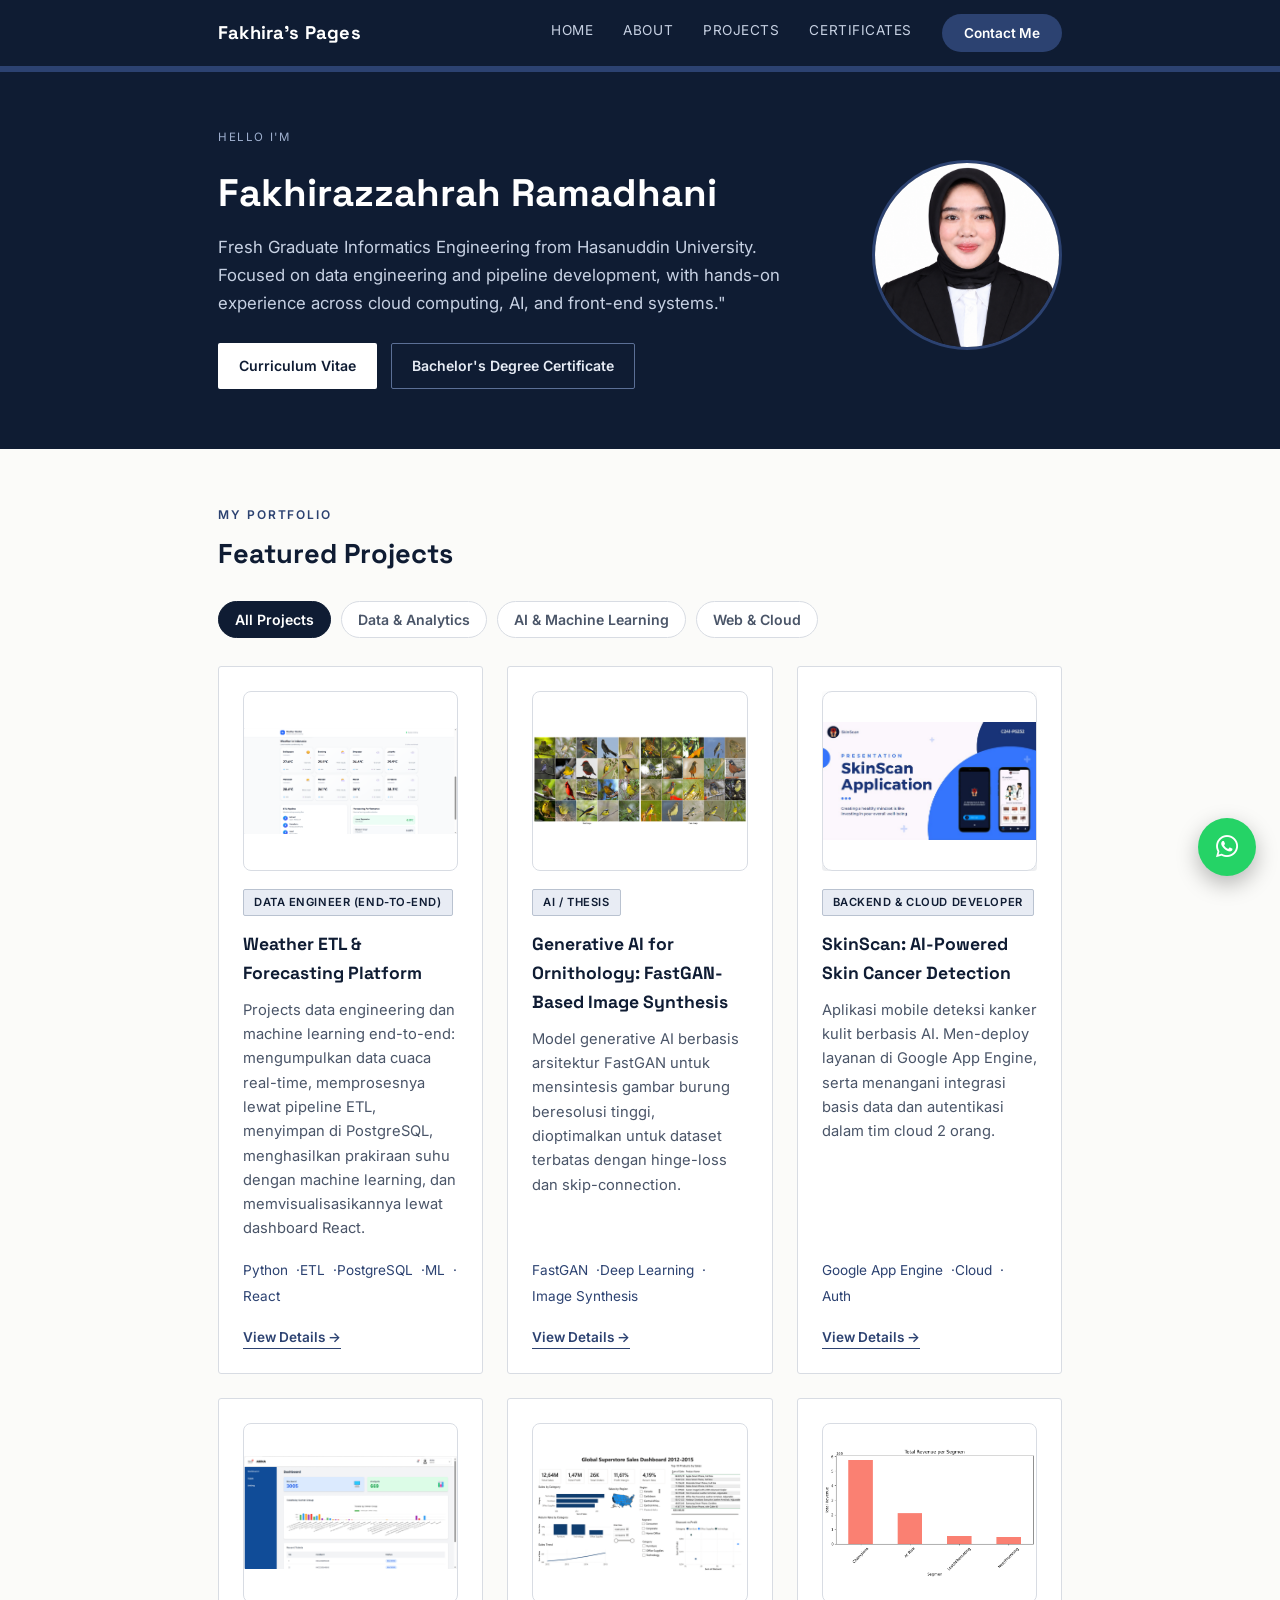
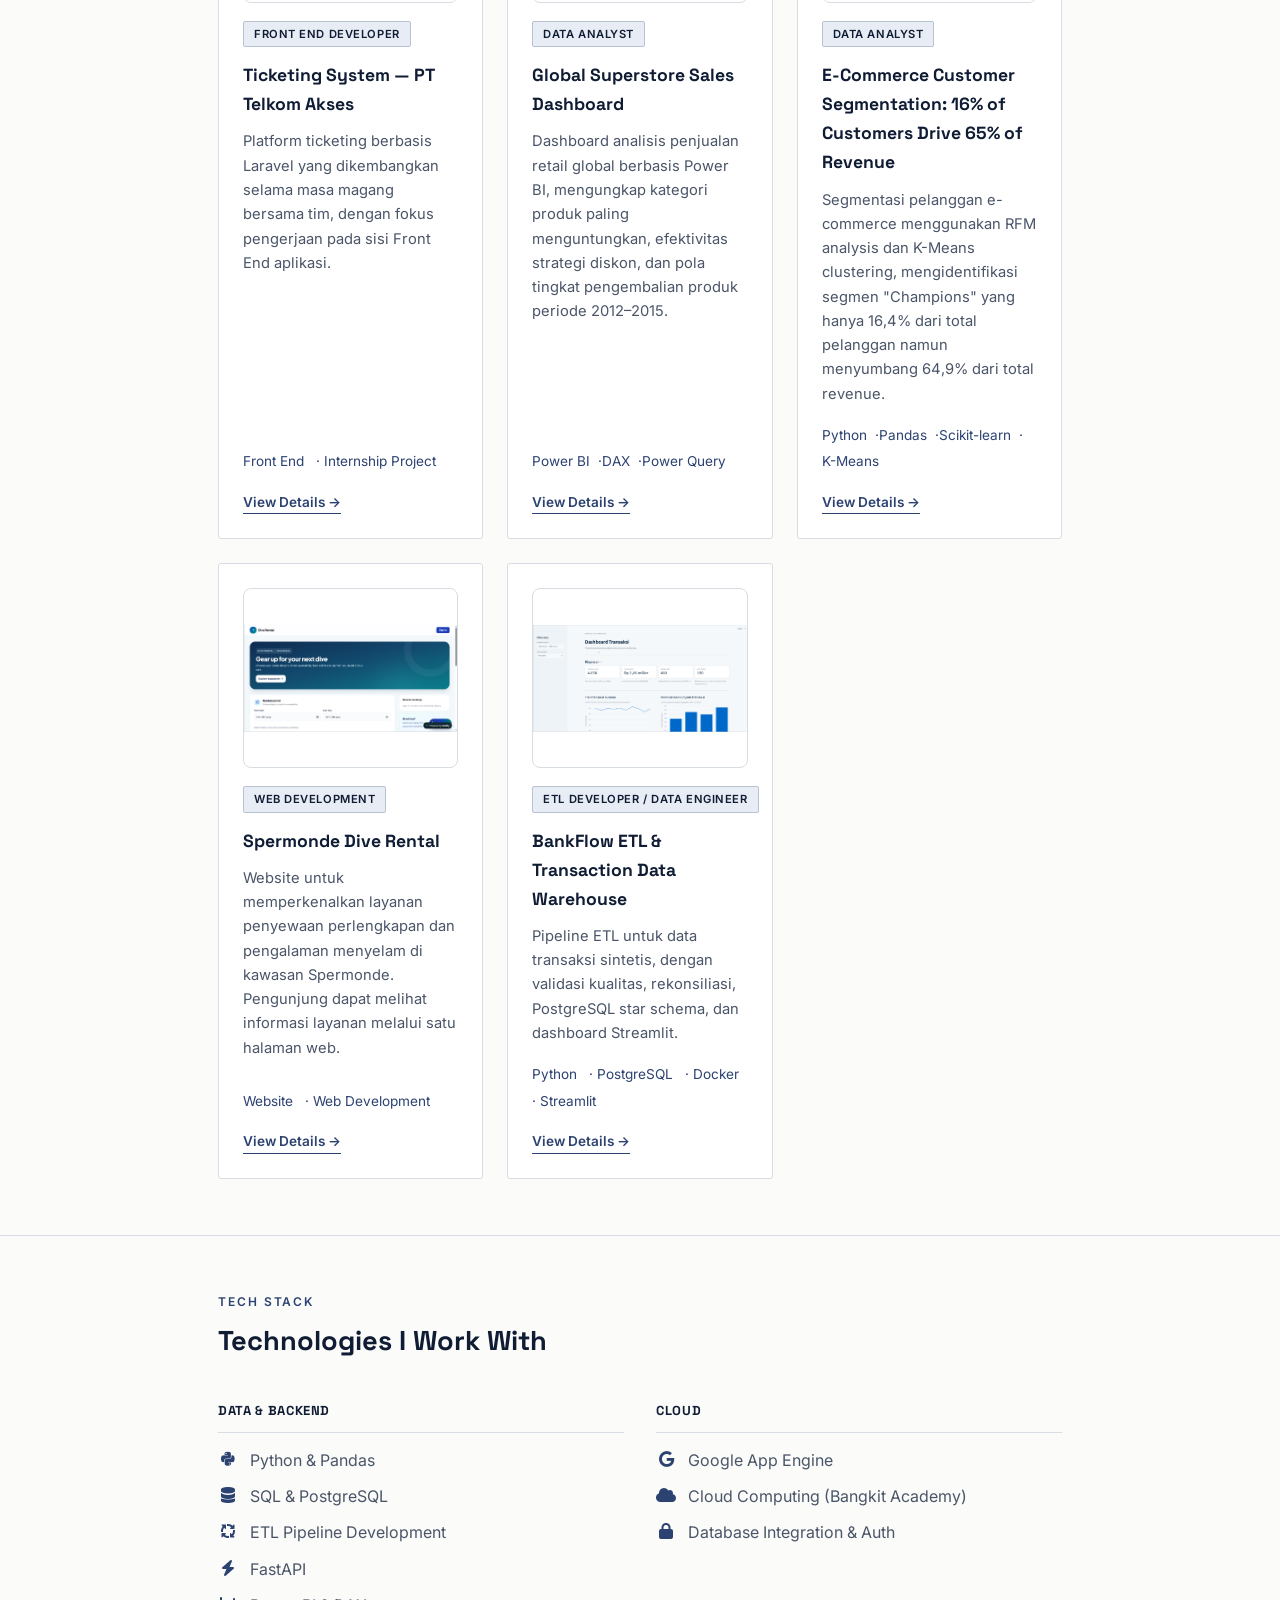
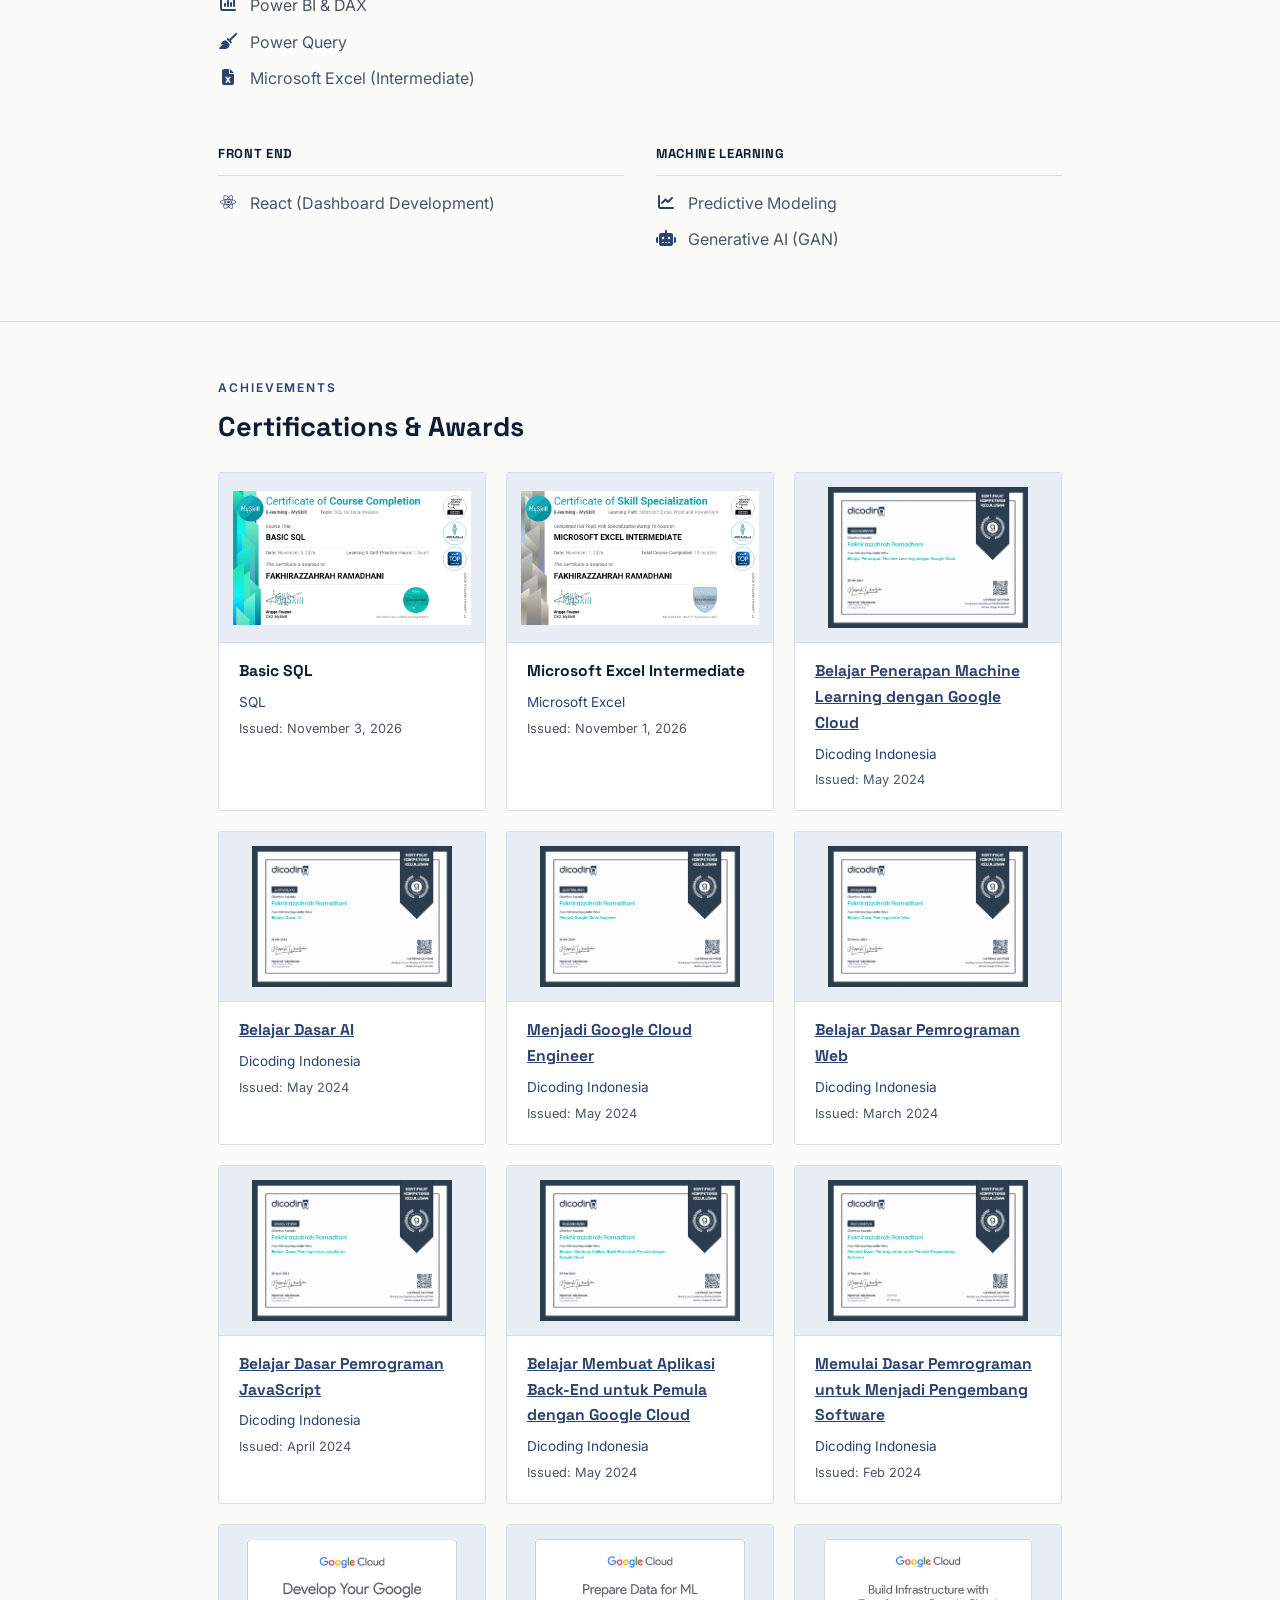
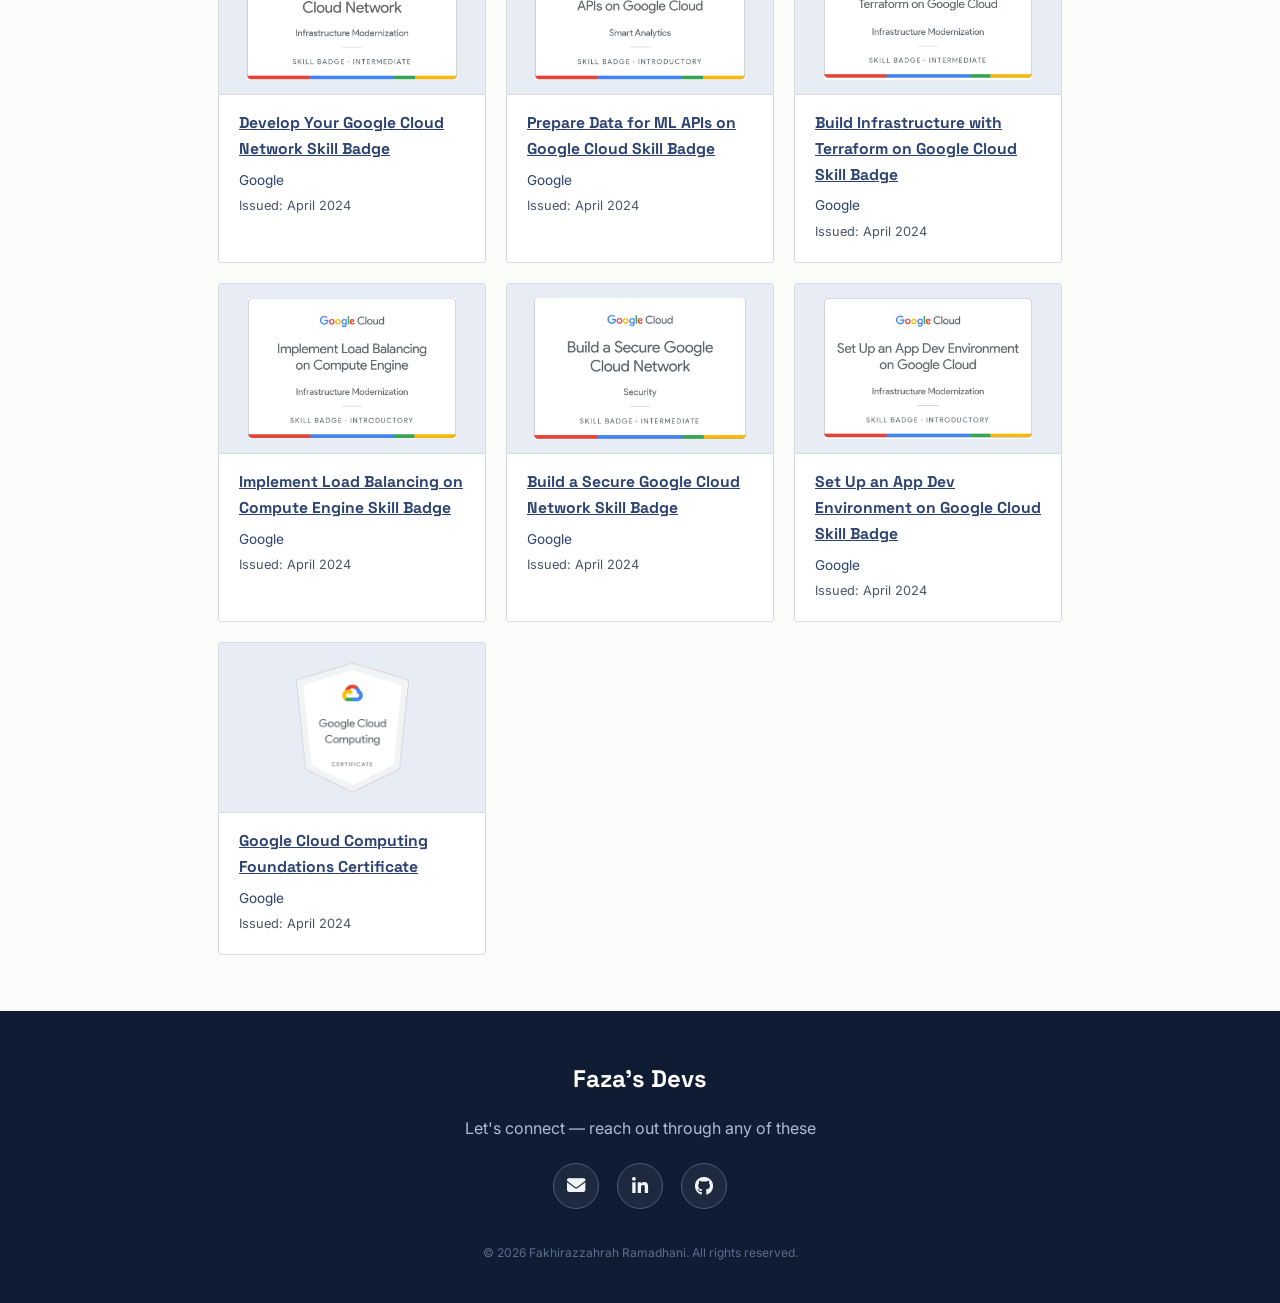
<file: index.html>
<!DOCTYPE html>
<html lang="id">
<head>
<meta charset="UTF-8">
<meta name="viewport" content="width=device-width, initial-scale=1.0">
<title>Fakhirazzahrah Ramadhani — Portfolio</title>
<link rel="preconnect" href="https://fonts.googleapis.com">
<link rel="preconnect" href="https://fonts.gstatic.com" crossorigin>
<link href="https://fonts.googleapis.com/css2?family=Space+Grotesk:wght@500;600;700&family=Inter:wght@400;500;600;700&display=swap" rel="stylesheet">
<link rel="stylesheet" href="style.css">
<link rel="stylesheet" href="https://cdnjs.cloudflare.com/ajax/libs/font-awesome/6.5.1/css/all.min.css">
</head>
<body>

<div class="topnav">
  <div class="container">
    <a class="brand" href="#home">Fakhira's Pages</a>
    <nav>
      <a href="#home">Home</a>
      <a href="#about">About</a>
      <a href="#projects">Projects</a>
      <a href="#certificates">Certificates</a>
      <a href="#contact" class="nav-cta">Contact Me</a>
    </nav>
  </div>
</div>

<header class="hero" id="home">
  <div class="container hero-flex">
    <div class="hero-text">
      <div class="eyebrow">HELLO I'M</div>
      <h1>Fakhirazzahrah Ramadhani</h1>
      <p class="role-line">Fresh Graduate Informatics Engineering from Hasanuddin University. Focused on data engineering and pipeline development, with hands-on experience across cloud computing, AI, and front-end systems."</p>
      <div class="hero-links">
        <a class="btn btn-solid" href="documentation/CV.pdf" download>Curriculum Vitae</a>
        <a class="btn btn-outline" href="documentation/ijazah.pdf" download>Bachelor's Degree Certificate</a>
      </div>
    </div>
    <div class="hero-photo">
      <img src="documentation/profile.png" alt="Fakhirazzahrah Ramadhani Profile Photo">
    </div>
  </div>
</header>

<section id="projects">
  <div class="container reveal">
    <div class="section-label">MY Portfolio</div>
    <h2>Featured Projects</h2>
    <div class="project-filters" role="group" aria-label="Filter projects by category">
      <button class="project-filter is-active" type="button" data-filter="all" aria-pressed="true">All Projects</button>
      <button class="project-filter" type="button" data-filter="data" aria-pressed="false">Data &amp; Analytics</button>
      <button class="project-filter" type="button" data-filter="ai" aria-pressed="false">AI &amp; Machine Learning</button>
      <button class="project-filter" type="button" data-filter="web" aria-pressed="false">Web &amp; Cloud</button>
    </div>

    <div class="project-grid">
      

      <div class="project-card" data-category="data">

      <div class="detail-block">
       <img class="detail-photo" src="documentation/page2Weather.png" alt="Dashboard Weather ETL & Forecasting Platform">
      </div>
        <span class="role-badge">Data Engineer (End-to-End)</span>
        <h3>Weather ETL &amp; Forecasting Platform</h3>
        <p>
          Projects data engineering dan machine learning end-to-end: mengumpulkan data cuaca real-time,
          memprosesnya lewat pipeline ETL, menyimpan di PostgreSQL, menghasilkan prakiraan suhu dengan
          machine learning, dan memvisualisasikannya lewat dashboard React.
        </p>
        <div class="stack">
          <span>Python</span>·<span>ETL</span>·<span>PostgreSQL</span>·<span>ML</span>·<span>React</span>
        </div>
        <a class="card-link" href="project-weather.html">View Details →</a>
      </div>

      <div class="project-card" data-category="ai">

        <div class="detail-block">
      <img class="detail-photo" src="documentation/perbandingan terbaik fid.png" alt="Visualisasi hasil sintesis citra burung model FastGAN">
       </div>

        <span class="role-badge">AI / Thesis</span>
        <h3>Generative AI for Ornithology: FastGAN-Based Image Synthesis</h3>
        <p>
          Model generative AI berbasis arsitektur FastGAN untuk mensintesis gambar burung beresolusi
          tinggi, dioptimalkan untuk dataset terbatas dengan hinge-loss dan skip-connection.
        </p>
        <div class="stack">
          <span>FastGAN</span>·<span>Deep Learning</span>·<span>Image Synthesis</span>
        </div>
        <a class="card-link" href="project-fastgan.html">View Details →</a>
      </div>

      <div class="project-card" data-category="ai">

        <div class="detail-hero-image">
      <img src="documentation/skinscan-banner.jpeg" alt="SkinScan Project Presentation">
        </div>
        <span class="role-badge">Backend &amp; Cloud Developer</span>
        <h3>SkinScan: AI-Powered Skin Cancer Detection</h3>
        <p>
          Aplikasi mobile deteksi kanker kulit berbasis AI. Men-deploy layanan di Google App Engine, serta
          menangani integrasi basis data dan autentikasi dalam tim cloud 2 orang.
        </p>
        <div class="stack">
          <span>Google App Engine</span>·<span>Cloud</span>·<span>Auth</span>
        </div>
        <a class="card-link" href="project-skinscan.html">View Details →</a>
      </div>

      <div class="project-card" data-category="web">
        <div class="detail-block">
          <img class="detail-photo" src="documentation/Arina_Dash_Admin.png" alt="Dashboard admin Ticketing System PT Telkom Akses">
        </div>
        <span class="role-badge">Front End Developer</span>
        <h3>Ticketing System — PT Telkom Akses</h3>
        <p>
          Platform ticketing berbasis Laravel yang dikembangkan selama masa magang bersama tim, dengan
          fokus pengerjaan pada sisi Front End aplikasi.
        </p>
        <div class="stack">
          <span>Front End</span> · <span>Internship Project</span>
        </div>
        <a class="card-link" href="project-ticketing.html">View Details →</a>
      </div>

      <div class="project-card" data-category="data">
      <div class="detail-block">
       <img class="detail-photo" src="documentation/superstore-dashboard-HD.png" alt="Global Superstore Sales Dashboard di Power BI">
      </div>
      <span class="role-badge">Data Analyst</span>
      <h3>Global Superstore Sales Dashboard</h3>
      <p>
        Dashboard analisis penjualan retail global berbasis Power BI, mengungkap kategori produk paling
        menguntungkan, efektivitas strategi diskon, dan pola tingkat pengembalian produk periode 2012–2015.
      </p>
      <div class="stack">
        <span>Power BI</span>·<span>DAX</span>·<span>Power Query</span>
      </div>
      <a class="card-link" href="project-superstore.html">View Details →</a>
    </div>

    <div class="project-card" data-category="data">
      <div class="detail-block">
        <img class="detail-photo" src="documentation/revenue_segmen.png" alt="Revenue per segmen hasil RFM clustering">
      </div>
      <span class="role-badge">Data Analyst</span>
      <h3>E-Commerce Customer Segmentation: 16% of Customers Drive 65% of Revenue</h3>
      <p>
        Segmentasi pelanggan e-commerce menggunakan RFM analysis dan K-Means clustering, mengidentifikasi
        segmen "Champions" yang hanya 16,4% dari total pelanggan namun menyumbang 64,9% dari total revenue.
      </p>
      <div class="stack">
        <span>Python</span>·<span>Pandas</span>·<span>Scikit-learn</span>·<span>K-Means</span>
      </div>
      <a class="card-link" href="project-rfm-segmentation.html">View Details →</a>
    </div>

      <div class="project-card" data-category="web">
        <div class="detail-block">
          <img class="detail-photo" src="documentation/Dive-rental.png" alt="Spermonde Dive Rental — layanan menyelam dan laut Spermonde">
        </div>
        <span class="role-badge">Web Development</span>
        <h3>Spermonde Dive Rental</h3>
        <p>Website untuk memperkenalkan layanan penyewaan perlengkapan dan pengalaman menyelam di kawasan Spermonde. Pengunjung dapat melihat informasi layanan melalui satu halaman web.</p>
        <div class="stack"><span>Website</span> · <span>Web Development</span></div>
        <a class="card-link" href="project-spermonde.html">View Details &rarr;</a>
      </div>
      <div class="project-card" data-category="data">
    <div class="detail-block">
      <img class="detail-photo"
          src="documentation/dataFlow-etl1.png"
          alt="BankFlow transaction dashboard">
    </div>
    <span class="role-badge">ETL Developer / Data Engineer</span>
    <h3>BankFlow ETL &amp; Transaction Data Warehouse</h3>
    <p>
      Pipeline ETL untuk data transaksi sintetis, dengan validasi kualitas,
      rekonsiliasi, PostgreSQL star schema, dan dashboard Streamlit.
    </p>
    <div class="stack">
      <span>Python</span> · <span>PostgreSQL</span> ·
      <span>Docker</span> · <span>Streamlit</span>
    </div>
    <a class="card-link" href="bankflow-etl.html">View Details &rarr;</a>
  </div>

    </div>
  </div>
</section>

<section id="about">
  <div class="container reveal">
    <div class="section-label">TECH STACK</div>
    <h2>Technologies I Work With</h2>

    <div class="skills-grid" style="margin-top:36px;">
      <div class="skill-category">
        <h3>Data &amp; Backend</h3>
        <ul class="skills-icon-list">
          <li><i class="fa-brands fa-python"></i> Python &amp; Pandas</li>
          <li><i class="fa-solid fa-database"></i> SQL &amp; PostgreSQL</li>
          <li><i class="fa-solid fa-arrows-spin"></i> ETL Pipeline Development</li>
          <li><i class="fa-solid fa-bolt"></i> FastAPI</li>
          <li><i class="fa-solid fa-chart-column"></i> Power BI &amp; DAX</li>
          <li><i class="fa-solid fa-broom"></i> Power Query</li>
          <li><i class="fa-solid fa-file-excel"></i> Microsoft Excel (Intermediate)</li>
        </ul>
      </div>
      <div class="skill-category">
        <h3>Cloud</h3>
        <ul class="skills-icon-list">
          <li><i class="fa-brands fa-google"></i> Google App Engine</li>
          <li><i class="fa-solid fa-cloud"></i> Cloud Computing (Bangkit Academy)</li>
          <li><i class="fa-solid fa-lock"></i> Database Integration &amp; Auth</li>
        </ul>
      </div>
      <div class="skill-category">
        <h3>Front End</h3>
        <ul class="skills-icon-list">
          <li><i class="fa-brands fa-react"></i> React (Dashboard Development)</li>
        </ul>
      </div>
      <div class="skill-category">
        <h3>Machine Learning</h3>
        <ul class="skills-icon-list">
          <li><i class="fa-solid fa-chart-line"></i> Predictive Modeling</li>
          <li><i class="fa-solid fa-robot"></i> Generative AI (GAN)</li>
        </ul>
      </div>
    </div>
  </div>
</section>

<section id="certificates">
  <div class="container reveal">
    <div class="section-label">Achievements</div>
    <h2>Certifications &amp; Awards</h2>

    <div class="cert-grid">
      <div class="cert-card">
        <img src="certificates/BasicSQL_Fakhira.jpg" alt="Basic SQL certificate for Fakhira">
        <div class="cert-body">
          <h3>Basic SQL</h3>
          <div class="cert-org">SQL</div>
          <div class="cert-date">Issued: November 3, 2026</div>
        </div>
      </div>

      <div class="cert-card">
        <img src="certificates/Microsoft_Excel%20Intermediate_Fakhira.jpg" alt="Microsoft Excel Intermediate certificate for Fakhira">
        <div class="cert-body">
          <h3>Microsoft Excel Intermediate</h3>
          <div class="cert-org">Microsoft Excel</div>
          <div class="cert-date">Issued: November 1, 2026</div>
        </div>
      </div>

      <div class="cert-card">
        <img src="certificates/dicoding-ml-google-cloud.png" alt="Sertifikat Belajar Penerapan Machine Learning dengan Google Cloud">
        <div class="cert-body">
          <h3><a href="https://www.dicoding.com/certificates/N9ZOMO8RRPG5" target="_blank">Belajar Penerapan Machine Learning dengan Google Cloud</a></h3>
          <div class="cert-org">Dicoding Indonesia</div>
          <div class="cert-date">Issued: May 2024</div>
        </div>
      </div>

      <div class="cert-card">
        <img src="certificates/dicoding-dasar-ai.png" alt="Sertifikat Belajar Dasar AI">
        <div class="cert-body">
          <h3><a href="https://www.dicoding.com/certificates/JLX17WO1JX72" target="_blank">Belajar Dasar AI</a></h3>
          <div class="cert-org">Dicoding Indonesia</div>
          <div class="cert-date">Issued: May 2024</div>
        </div>
      </div>

      <div class="cert-card">
        <img src="certificates/dicoding-google-cloud-engineer.png" alt="Sertifikat Menjadi Google Cloud Engineer">
        <div class="cert-body">
          <h3><a href="https://www.dicoding.com/certificates/QLZ97RRLMP5D" target="_blank">Menjadi Google Cloud Engineer</a></h3>
          <div class="cert-org">Dicoding Indonesia</div>
          <div class="cert-date">Issued: May 2024</div>
        </div>
      </div>

      <div class="cert-card">
        <img src="certificates/dicoding-dasar-pemrograman-web.png" alt="Sertifikat Belajar Dasar Pemrograman Web">
        <div class="cert-body">
          <h3><a href="https://www.dicoding.com/certificates/GRX5QRR7KZ0M" target="_blank">Belajar Dasar Pemrograman Web</a></h3>
          <div class="cert-org">Dicoding Indonesia</div>
          <div class="cert-date">Issued: March 2024</div>
        </div>
      </div>

      <div class="cert-card">
        <img src="certificates/dicoding-dasar-pemrograman-javascript.png" alt="Sertifikat Belajar Dasar Pemrograman JavaScript">
        <div class="cert-body">
          <h3><a href="https://www.dicoding.com/certificates/GRX5OL4EYP0M" target="_blank">Belajar Dasar Pemrograman JavaScript</a></h3>
          <div class="cert-org">Dicoding Indonesia</div>
          <div class="cert-date">Issued: April 2024</div>
        </div>
      </div>

      <div class="cert-card">
        <img src="certificates/dicoding-backend-google-cloud.png" alt="Sertifikat Belajar Membuat Aplikasi Back-End untuk Pemula dengan Google Cloud">
        <div class="cert-body">
          <h3><a href="https://www.dicoding.com/certificates/53XEONE4RZRN" target="_blank">Belajar Membuat Aplikasi Back-End untuk Pemula dengan Google Cloud</a></h3>
          <div class="cert-org">Dicoding Indonesia</div>
          <div class="cert-date">Issued: May 2024</div>
        </div>
      </div>

      <div class="cert-card">
        <img src="certificates/dicoding-dasar-pemrograman-software.png" alt="Sertifikat Memulai Dasar Pemrograman untuk Menjadi Pengembang Software">
        <div class="cert-body">
          <h3><a href="https://www.dicoding.com/certificates/1RXY1VO43PVM" target="_blank">Memulai Dasar Pemrograman untuk Menjadi Pengembang Software</a></h3>
          <div class="cert-org">Dicoding Indonesia</div>
          <div class="cert-date">Issued: Feb 2024</div>
        </div>
      </div>

      <div class="cert-card">
        <img src="certificates/google-network-skill-badge.png" alt="Sertifikat Develop Your Google Cloud Network Skill Badge">
        <div class="cert-body">
          <h3><a href="https://www.credly.com/badges/4d8023ac-948b-4baf-9a79-beb0cff07dbd" target="_blank">Develop Your Google Cloud Network Skill Badge</a></h3>
          <div class="cert-org">Google</div>
          <div class="cert-date">Issued: April 2024</div>
        </div>
      </div>

      <div class="cert-card">
        <img src="certificates/google-prepare-data-ml-apis.png" alt="Sertifikat Prepare Data for ML APIs on Google Cloud Skill Badge">
        <div class="cert-body">
          <h3><a href="https://www.credly.com/badges/9755dcd1-adce-4348-beda-0f2ae89e83ae" target="_blank">Prepare Data for ML APIs on Google Cloud Skill Badge</a></h3>
          <div class="cert-org">Google</div>
          <div class="cert-date">Issued: April 2024</div>
        </div>
      </div>

      <div class="cert-card">
        <img src="certificates/google-terraform-skill-badge.png" alt="Sertifikat Build Infrastructure with Terraform on Google Cloud Skill Badge">
        <div class="cert-body">
          <h3><a href="https://www.credly.com/badges/707f5e62-0288-40de-a230-e58309cce42d" target="_blank">Build Infrastructure with Terraform on Google Cloud Skill Badge</a></h3>
          <div class="cert-org">Google</div>
          <div class="cert-date">Issued: April 2024</div>
        </div>
      </div>

      <div class="cert-card">
        <img src="certificates/google-load-balancing-skill-badge.png" alt="Sertifikat Implement Load Balancing on Compute Engine Skill Badge">
        <div class="cert-body">
          <h3><a href="https://www.credly.com/badges/8b32d4ef-40f2-4870-b6e3-5fbc802cc076" target="_blank">Implement Load Balancing on Compute Engine Skill Badge</a></h3>
          <div class="cert-org">Google</div>
          <div class="cert-date">Issued: April 2024</div>
        </div>
      </div>

      <div class="cert-card">
        <img src="certificates/google-secure-network-skill-badge.png" alt="Sertifikat Build a Secure Google Cloud Network Skill Badge">
        <div class="cert-body">
          <h3><a href="https://www.credly.com/badges/c6ae6c3e-9591-46be-86c6-b30e14b7d0eb" target="_blank">Build a Secure Google Cloud Network Skill Badge</a></h3>
          <div class="cert-org">Google</div>
          <div class="cert-date">Issued: April 2024</div>
        </div>
      </div>

      <div class="cert-card">
        <img src="certificates/google-appdev-environment-skill-badge.png" alt="Sertifikat Set up an App Dev Environment on Google Cloud Skill Badge">
        <div class="cert-body">
          <h3><a href="https://www.credly.com/badges/12dd2eb9-6d5b-4c8c-9635-d1cff499ed4c/linked_in_profile" target="_blank">Set Up an App Dev Environment on Google Cloud Skill Badge</a></h3>
          <div class="cert-org">Google</div>
          <div class="cert-date">Issued: April 2024</div>
        </div>
      </div>

      <div class="cert-card">
        <img src="certificates/google-cloud-foundations-certificate.png" alt="Sertifikat Google Cloud Computing Foundations Certificate">
        <div class="cert-body">
          <h3><a href="https://www.credly.com/badges/dadd257e-5b6f-445a-8b5c-8f8a26253f33/linked_in_profile" target="_blank">Google Cloud Computing Foundations Certificate</a></h3>
          <div class="cert-org">Google</div>
          <div class="cert-date">Issued: April 2024</div>
        </div>
      </div>

  
    </div>
  </div>
</section>

<footer id="contact">
  <div class="container">
    <h2>Faza's Devs</h2>
    <p>Let's connect — reach out through any of these</p>
    <div class="contact-links">
      <a href="mailto:fzzahrahh@gmail.com" title="Email" aria-label="Email"><i class="fa-solid fa-envelope"></i></a>
      <a href="https://www.linkedin.com/in/fakhirazzahrahramadhani" target="_blank" title="LinkedIn" aria-label="LinkedIn"><i class="fa-brands fa-linkedin-in"></i></a>
      <a href="https://github.com/Fakhirazzahrah-ramadhani" target="_blank" title="GitHub" aria-label="GitHub"><i class="fa-brands fa-github"></i></a>
    </div>
    <div class="fine">© 2026 Fakhirazzahrah Ramadhani. All rights reserved.</div>
  </div>
</footer>

<!-- Floating WhatsApp button -->
<a class="wa-float" href="https://wa.me/6282114922953" target="_blank" title="Chat via WhatsApp" aria-label="Chat via WhatsApp">
  <i class="fa-brands fa-whatsapp"></i>
</a>

<script>
  // Scroll-reveal: fade + slide up when section enters viewport
  const revealEls = document.querySelectorAll('.reveal');
  const observer = new IntersectionObserver((entries) => {
    entries.forEach(entry => {
      if (entry.isIntersecting) {
        entry.target.classList.add('is-visible');
        observer.unobserve(entry.target);
      }
    });
  }, { threshold: 0.15 });
  revealEls.forEach(el => observer.observe(el));
</script>


<script>
  const projectFilterButtons = document.querySelectorAll('.project-filter');
  const projectCards = document.querySelectorAll('.project-card[data-category]');
  projectFilterButtons.forEach(button => {
    button.addEventListener('click', () => {
      const selectedFilter = button.dataset.filter;
      projectFilterButtons.forEach(item => {
        const active = item === button;
        item.classList.toggle('is-active', active);
        item.setAttribute('aria-pressed', String(active));
      });
      projectCards.forEach(card => {
        card.hidden = selectedFilter !== 'all' && card.dataset.category !== selectedFilter;
      });
    });
  });
</script>
</body>
</html>
</file>
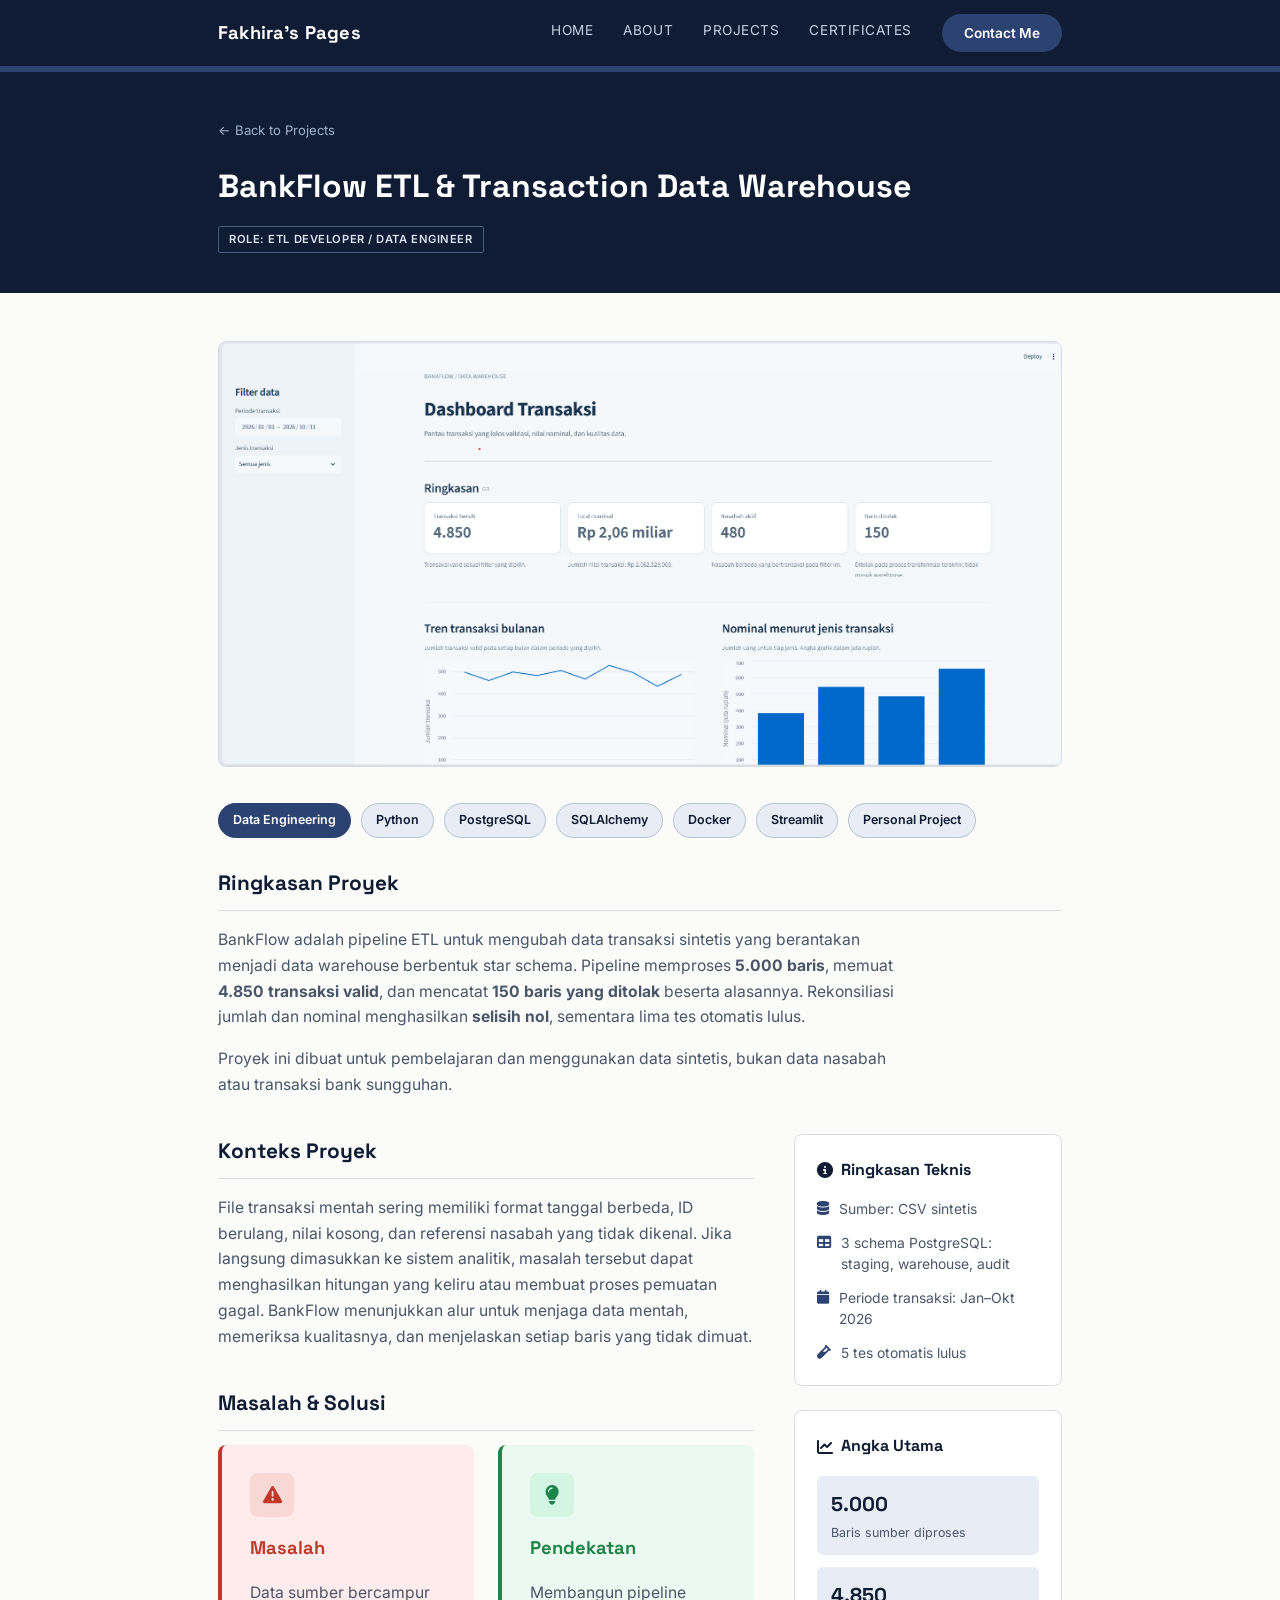
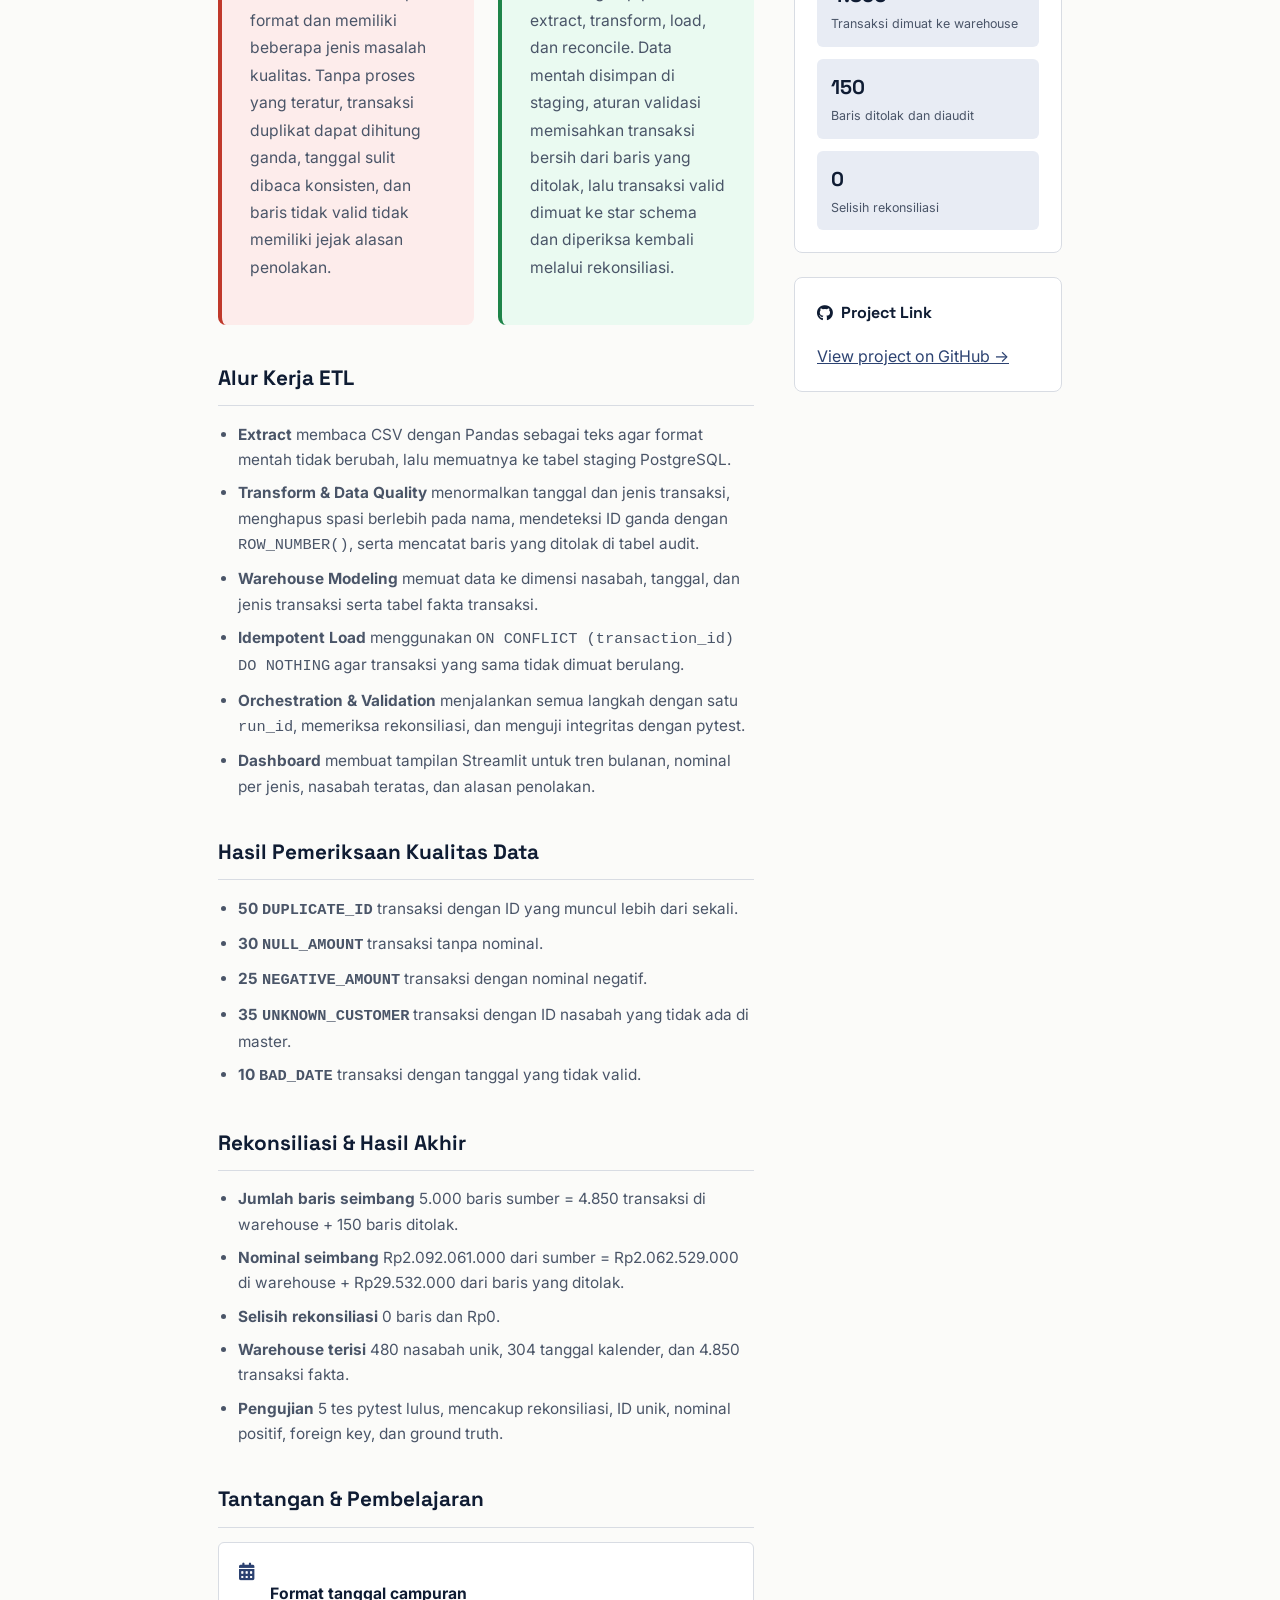
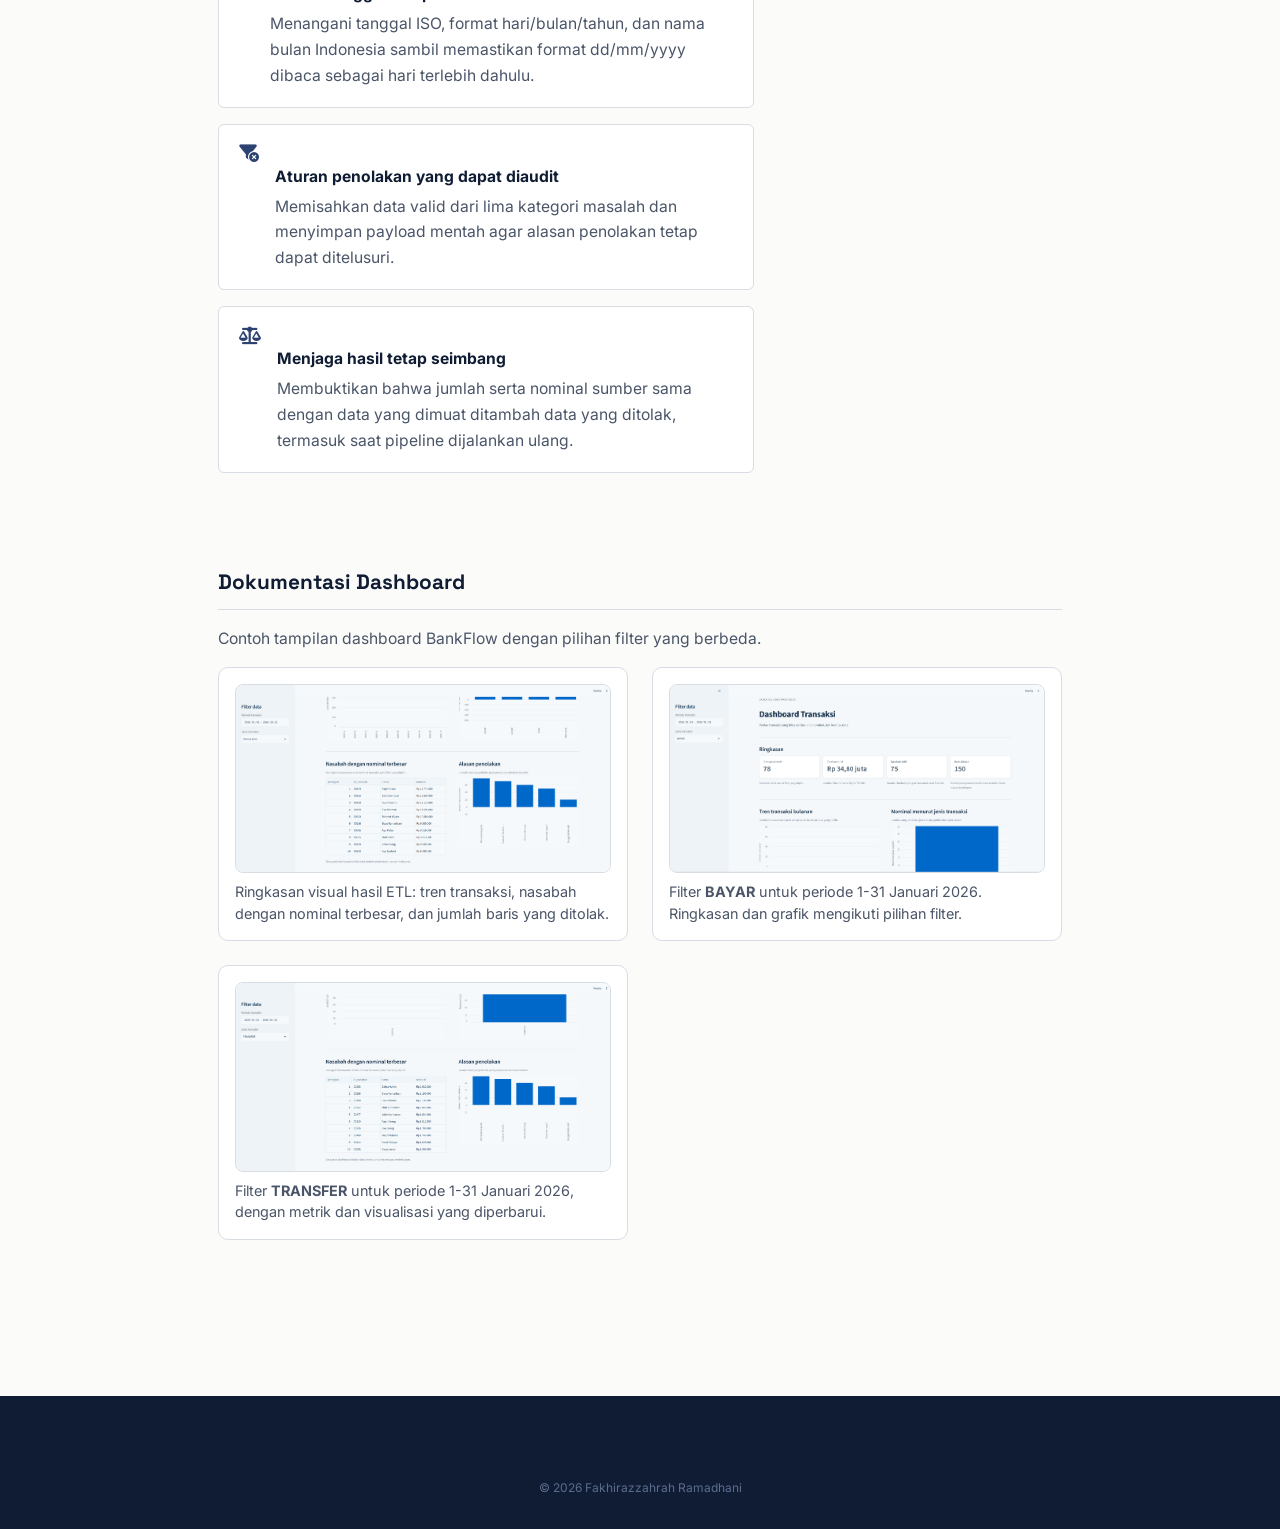
<file: bankflow-etl.html>
<!DOCTYPE html>
<html lang="id">
<head>
  <meta charset="UTF-8">
  <meta name="viewport" content="width=device-width, initial-scale=1.0">
  <title>BankFlow ETL &amp; Transaction Data Warehouse | Fakhirazzahrah Ramadhani</title>
  <link rel="preconnect" href="https://fonts.googleapis.com">
  <link rel="preconnect" href="https://fonts.gstatic.com" crossorigin>
  <link href="https://fonts.googleapis.com/css2?family=Space+Grotesk:wght@500;600;700&amp;family=Inter:wght@400;500;600;700&amp;display=swap" rel="stylesheet">
  <link rel="stylesheet" href="style.css">
  <link rel="stylesheet" href="https://cdnjs.cloudflare.com/ajax/libs/font-awesome/6.5.1/css/all.min.css">
</head>
<body>

<div class="topnav">
  <div class="container">
    <a class="brand" href="index.html#home">Fakhira's Pages</a>
    <nav>
      <a href="index.html#home">Home</a>
      <a href="index.html#about">About</a>
      <a href="index.html#projects">Projects</a>
      <a href="index.html#certificates">Certificates</a>
      <a href="index.html#contact" class="nav-cta">Contact Me</a>
    </nav>
  </div>
</div>

<header class="detail-hero">
  <div class="container">
    <a class="back-link" href="index.html#projects">&larr; Back to Projects</a>
    <h1>BankFlow ETL &amp; Transaction Data Warehouse</h1>
    <span class="role-badge">Role: ETL Developer / Data Engineer</span>
  </div>
</header>

<div class="detail-body">
  <div class="container">

    <div class="detail-block">
      <!-- Simpan screenshot dashboard dengan nama ini, atau ubah path sesuai lokasi file. -->
      <img class="detail-photo" src="documentation/dataFlow-etl1.png" alt="Dashboard BankFlow menampilkan ringkasan transaksi, tren bulanan, jenis transaksi, dan data kualitas">
    </div>

    <div class="detail-tags tags-on-light">
      <span class="tag-badge tag-primary">Data Engineering</span>
      <span class="tag-badge">Python</span>
      <span class="tag-badge">PostgreSQL</span>
      <span class="tag-badge">SQLAlchemy</span>
      <span class="tag-badge">Docker</span>
      <span class="tag-badge">Streamlit</span>
      <span class="tag-badge">Personal Project</span>
    </div>

    <div class="detail-block">
      <h2>Ringkasan Proyek</h2>
      <p>
        BankFlow adalah pipeline ETL untuk mengubah data transaksi sintetis yang berantakan menjadi data warehouse
        berbentuk star schema. Pipeline memproses <strong>5.000 baris</strong>, memuat <strong>4.850 transaksi valid</strong>,
        dan mencatat <strong>150 baris yang ditolak</strong> beserta alasannya. Rekonsiliasi jumlah dan nominal menghasilkan
        <strong>selisih nol</strong>, sementara lima tes otomatis lulus.
      </p>
      <p>
        Proyek ini dibuat untuk pembelajaran dan menggunakan data sintetis, bukan data nasabah atau transaksi bank sungguhan.
      </p>
    </div>

    <div class="detail-grid">
      <div class="detail-main">

        <div class="detail-block">
          <h2>Konteks Proyek</h2>
          <p>
            File transaksi mentah sering memiliki format tanggal berbeda, ID berulang, nilai kosong, dan referensi nasabah
            yang tidak dikenal. Jika langsung dimasukkan ke sistem analitik, masalah tersebut dapat menghasilkan hitungan
            yang keliru atau membuat proses pemuatan gagal. BankFlow menunjukkan alur untuk menjaga data mentah, memeriksa
            kualitasnya, dan menjelaskan setiap baris yang tidak dimuat.
          </p>
        </div>

        <div class="detail-block">
          <h2>Masalah &amp; Solusi</h2>
          <div class="problem-solution">
            <div class="ps-card problem">
              <div class="ps-icon"><i class="fa-solid fa-triangle-exclamation"></i></div>
              <h3>Masalah</h3>
              <p>
                Data sumber bercampur format dan memiliki beberapa jenis masalah kualitas. Tanpa proses yang teratur,
                transaksi duplikat dapat dihitung ganda, tanggal sulit dibaca konsisten, dan baris tidak valid tidak
                memiliki jejak alasan penolakan.
              </p>
            </div>
            <div class="ps-card solution">
              <div class="ps-icon"><i class="fa-solid fa-lightbulb"></i></div>
              <h3>Pendekatan</h3>
              <p>
                Membangun pipeline extract, transform, load, dan reconcile. Data mentah disimpan di staging, aturan
                validasi memisahkan transaksi bersih dari baris yang ditolak, lalu transaksi valid dimuat ke star schema
                dan diperiksa kembali melalui rekonsiliasi.
              </p>
            </div>
          </div>
        </div>

        <div class="detail-block">
          <h2>Alur Kerja ETL</h2>
          <ul>
            <li><strong>Extract</strong> membaca CSV dengan Pandas sebagai teks agar format mentah tidak berubah, lalu memuatnya ke tabel staging PostgreSQL.</li>
            <li><strong>Transform &amp; Data Quality</strong> menormalkan tanggal dan jenis transaksi, menghapus spasi berlebih pada nama, mendeteksi ID ganda dengan <code>ROW_NUMBER()</code>, serta mencatat baris yang ditolak di tabel audit.</li>
            <li><strong>Warehouse Modeling</strong> memuat data ke dimensi nasabah, tanggal, dan jenis transaksi serta tabel fakta transaksi.</li>
            <li><strong>Idempotent Load</strong> menggunakan <code>ON CONFLICT (transaction_id) DO NOTHING</code> agar transaksi yang sama tidak dimuat berulang.</li>
            <li><strong>Orchestration &amp; Validation</strong> menjalankan semua langkah dengan satu <code>run_id</code>, memeriksa rekonsiliasi, dan menguji integritas dengan pytest.</li>
            <li><strong>Dashboard</strong> membuat tampilan Streamlit untuk tren bulanan, nominal per jenis, nasabah teratas, dan alasan penolakan.</li>
          </ul>
        </div>

        <div class="detail-block">
          <h2>Hasil Pemeriksaan Kualitas Data</h2>
          <ul>
            <li><strong>50 <code>DUPLICATE_ID</code></strong> transaksi dengan ID yang muncul lebih dari sekali.</li>
            <li><strong>30 <code>NULL_AMOUNT</code></strong> transaksi tanpa nominal.</li>
            <li><strong>25 <code>NEGATIVE_AMOUNT</code></strong> transaksi dengan nominal negatif.</li>
            <li><strong>35 <code>UNKNOWN_CUSTOMER</code></strong> transaksi dengan ID nasabah yang tidak ada di master.</li>
            <li><strong>10 <code>BAD_DATE</code></strong> transaksi dengan tanggal yang tidak valid.</li>
          </ul>
        </div>

        <div class="detail-block">
          <h2>Rekonsiliasi &amp; Hasil Akhir</h2>
          <ul>
            <li><strong>Jumlah baris seimbang</strong> 5.000 baris sumber = 4.850 transaksi di warehouse + 150 baris ditolak.</li>
            <li><strong>Nominal seimbang</strong> Rp2.092.061.000 dari sumber = Rp2.062.529.000 di warehouse + Rp29.532.000 dari baris yang ditolak.</li>
            <li><strong>Selisih rekonsiliasi</strong> 0 baris dan Rp0.</li>
            <li><strong>Warehouse terisi</strong> 480 nasabah unik, 304 tanggal kalender, dan 4.850 transaksi fakta.</li>
            <li><strong>Pengujian</strong> 5 tes pytest lulus, mencakup rekonsiliasi, ID unik, nominal positif, foreign key, dan ground truth.</li>
          </ul>
        </div>

        <div class="detail-block">
          <h2>Tantangan &amp; Pembelajaran</h2>
          <div class="challenge-list">
            <div class="challenge-item">
              <i class="fa-solid fa-calendar-days"></i>
              <div>
                <h4>Format tanggal campuran</h4>
                <p>Menangani tanggal ISO, format hari/bulan/tahun, dan nama bulan Indonesia sambil memastikan format dd/mm/yyyy dibaca sebagai hari terlebih dahulu.</p>
              </div>
            </div>
            <div class="challenge-item">
              <i class="fa-solid fa-filter-circle-xmark"></i>
              <div>
                <h4>Aturan penolakan yang dapat diaudit</h4>
                <p>Memisahkan data valid dari lima kategori masalah dan menyimpan payload mentah agar alasan penolakan tetap dapat ditelusuri.</p>
              </div>
            </div>
            <div class="challenge-item">
              <i class="fa-solid fa-scale-balanced"></i>
              <div>
                <h4>Menjaga hasil tetap seimbang</h4>
                <p>Membuktikan bahwa jumlah serta nominal sumber sama dengan data yang dimuat ditambah data yang ditolak, termasuk saat pipeline dijalankan ulang.</p>
              </div>
            </div>
          </div>
        </div>



      </div>

      <aside class="detail-sidebar">
        <div class="sidebar-box">
          <h3><i class="fa-solid fa-circle-info"></i> Ringkasan Teknis</h3>
          <ul class="sidebar-feature-list">
            <li><i class="fa-solid fa-database"></i> Sumber: CSV sintetis</li>
            <li><i class="fa-solid fa-table"></i> 3 schema PostgreSQL: staging, warehouse, audit</li>
            <li><i class="fa-solid fa-calendar"></i> Periode transaksi: Jan–Okt 2026</li>
            <li><i class="fa-solid fa-vial"></i> 5 tes otomatis lulus</li>
          </ul>
        </div>

        <div class="sidebar-box">
          <h3><i class="fa-solid fa-chart-line"></i> Angka Utama</h3>
          <div class="sidebar-impact-list">
            <div class="sidebar-impact-item">
              <div class="impact-number">5.000</div>
              <div class="impact-label">Baris sumber diproses</div>
            </div>
            <div class="sidebar-impact-item">
              <div class="impact-number">4.850</div>
              <div class="impact-label">Transaksi dimuat ke warehouse</div>
            </div>
            <div class="sidebar-impact-item">
              <div class="impact-number">150</div>
              <div class="impact-label">Baris ditolak dan diaudit</div>
            </div>
            <div class="sidebar-impact-item">
              <div class="impact-number">0</div>
              <div class="impact-label">Selisih rekonsiliasi</div>
            </div>
          </div>
        </div>

        <div class="sidebar-box">
          <h3><i class="fa-brands fa-github"></i> Project Link</h3>
          <p style="margin:0;">
            <a href="https://github.com/Fakhirazzahrah-ramadhani/BankFlow-ETL" target="_blank" rel="noopener">
              View project on GitHub &rarr;
            </a>
          </p>
        </div>
      </aside>
    </div>

    <section class="detail-block" aria-labelledby="dashboard-docs-title">
      <h2 id="dashboard-docs-title">Dokumentasi Dashboard</h2>
      <p>Contoh tampilan dashboard BankFlow dengan pilihan filter yang berbeda.</p>
      <div style="display:grid;grid-template-columns:repeat(auto-fit,minmax(min(100%,360px),1fr));gap:24px;align-items:start;">
        <figure style="margin:0;padding:16px;border:1px solid var(--line);border-radius:10px;background:var(--card);">
          <img class="detail-photo" src="documentation/bankflow-etl2.png" alt="Dashboard BankFlow menampilkan tren, nasabah dengan nominal terbesar, dan alasan penolakan">
          <figcaption style="color:var(--ink-soft);font-size:.9rem;line-height:1.5;">Ringkasan visual hasil ETL: tren transaksi, nasabah dengan nominal terbesar, dan jumlah baris yang ditolak.</figcaption>
        </figure>
        <figure style="margin:0;padding:16px;border:1px solid var(--line);border-radius:10px;background:var(--card);">
          <img class="detail-photo" src="documentation/filter-data.png" alt="Dashboard BankFlow dengan filter jenis transaksi BAYAR dan periode Januari 2026">
          <figcaption style="color:var(--ink-soft);font-size:.9rem;line-height:1.5;">Filter <strong>BAYAR</strong> untuk periode 1-31 Januari 2026. Ringkasan dan grafik mengikuti pilihan filter.</figcaption>
        </figure>
        <figure style="margin:0;padding:16px;border:1px solid var(--line);border-radius:10px;background:var(--card);">
          <img class="detail-photo" src="documentation/filter-transfer-ETL.png" alt="Dashboard BankFlow dengan filter jenis transaksi TRANSFER dan periode Januari 2026">
          <figcaption style="color:var(--ink-soft);font-size:.9rem;line-height:1.5;">Filter <strong>TRANSFER</strong> untuk periode 1-31 Januari 2026, dengan metrik dan visualisasi yang diperbarui.</figcaption>
        </figure>
      </div>
    </section>
  </div>
</div>

<footer>
  <div class="container">
    <div class="fine">&copy; 2026 Fakhirazzahrah Ramadhani</div>
  </div>
</footer>

</body>
</html>
</file>
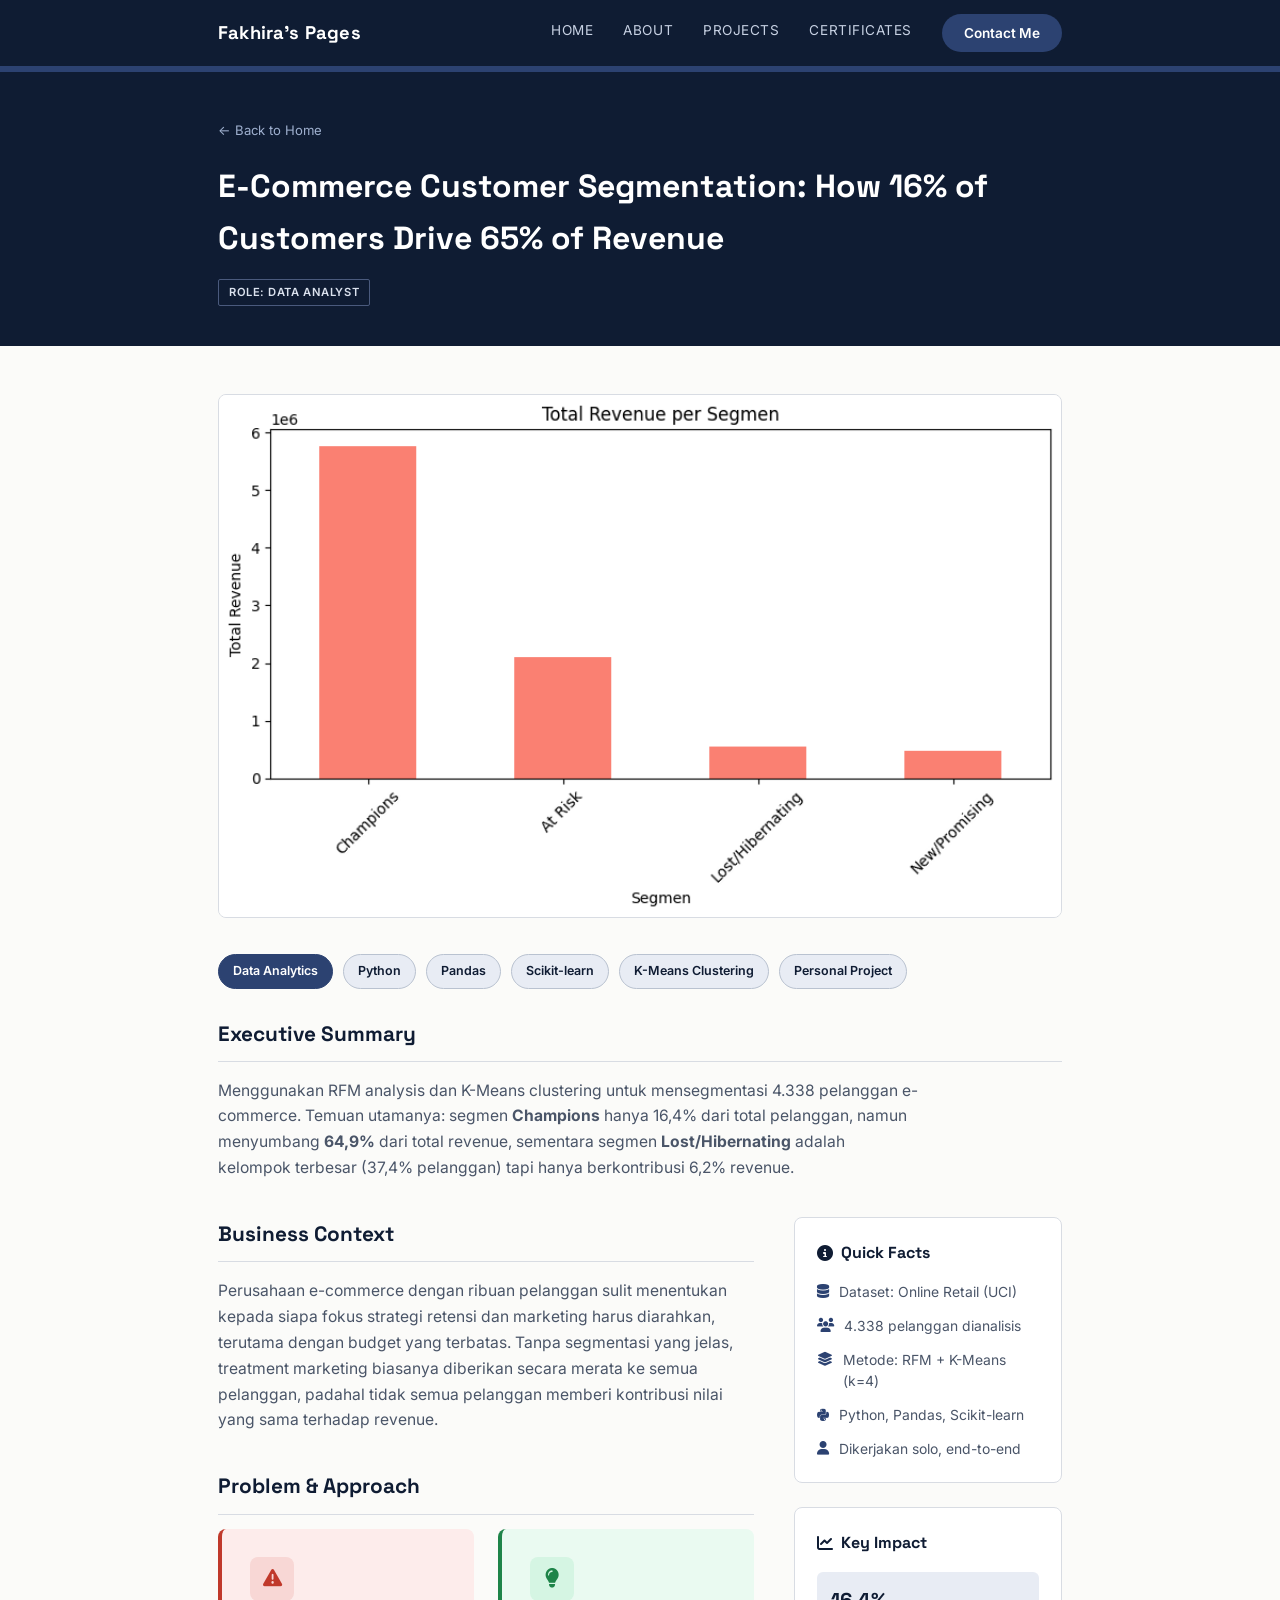
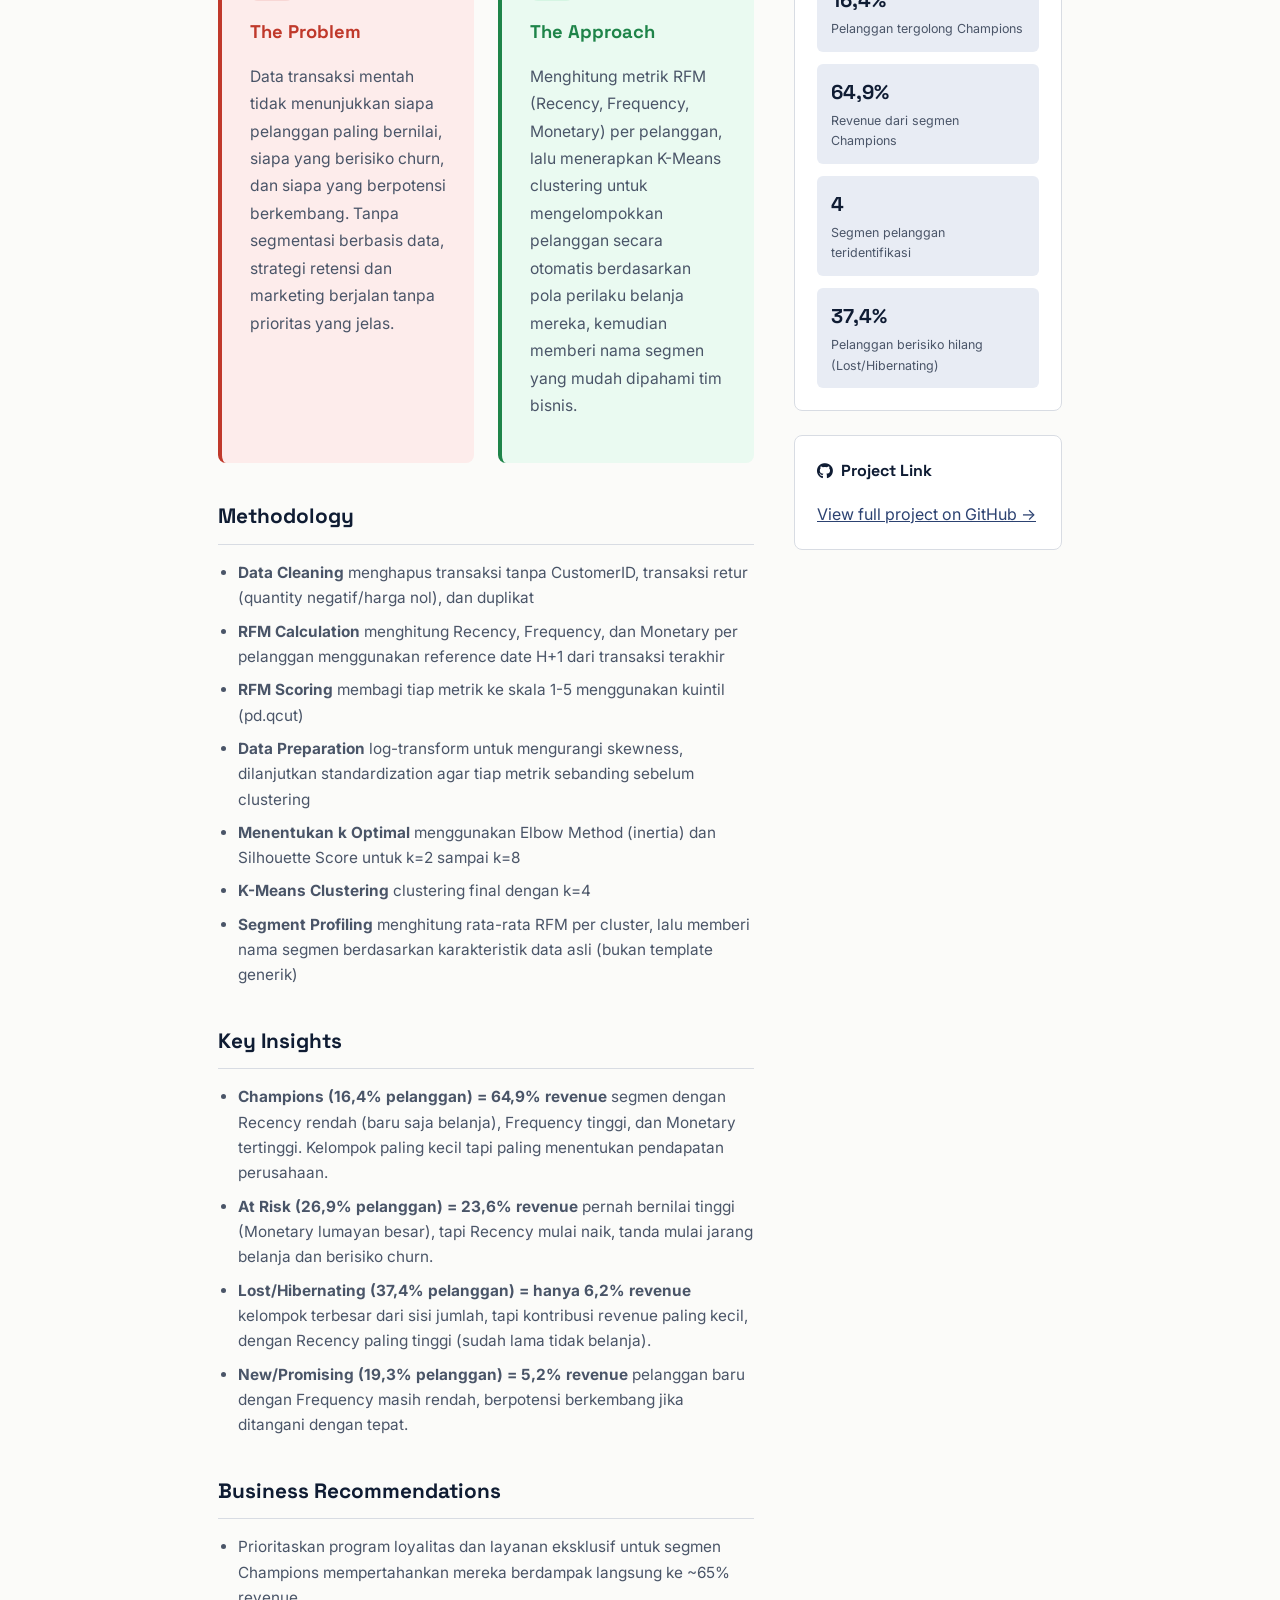
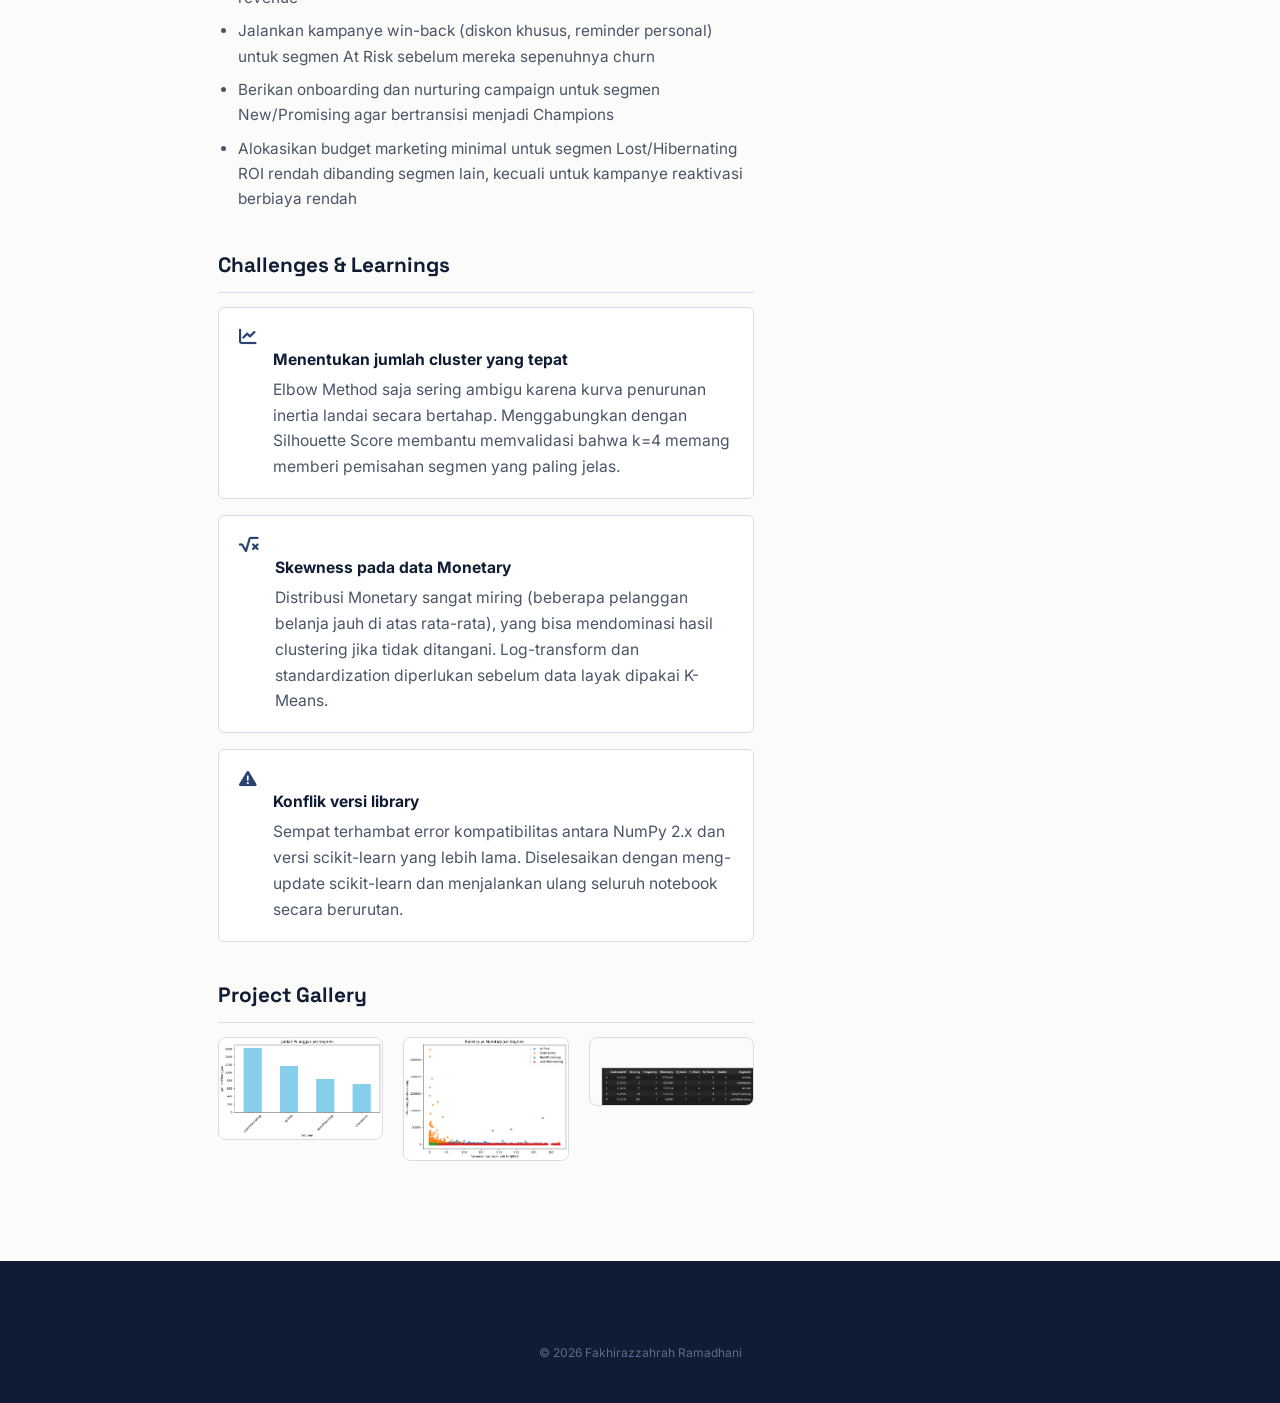
<file: project-customerrfm.html>
<!DOCTYPE html>
<html lang="id">
<head>
<meta charset="UTF-8">
<meta name="viewport" content="width=device-width, initial-scale=1.0">
<title>E-Commerce Customer Segmentation — Fakhirazzahrah Ramadhani</title>
<link rel="preconnect" href="https://fonts.googleapis.com">
<link rel="preconnect" href="https://fonts.gstatic.com" crossorigin>
<link href="https://fonts.googleapis.com/css2?family=Space+Grotesk:wght@500;600;700&family=Inter:wght@400;500;600;700&display=swap" rel="stylesheet">
<link rel="stylesheet" href="style.css">
<link rel="stylesheet" href="https://cdnjs.cloudflare.com/ajax/libs/font-awesome/6.5.1/css/all.min.css">
</head>
<body>

<div class="topnav">
  <div class="container">
    <a class="brand" href="index.html#home">Fakhira's Pages</a>
    <nav>
      <a href="index.html#home">Home</a>
      <a href="index.html#about">About</a>
      <a href="index.html#projects">Projects</a>
      <a href="index.html#certificates">Certificates</a>
      <a href="index.html#contact" class="nav-cta">Contact Me</a>
    </nav>
  </div>
</div>

<header class="detail-hero">
  <div class="container">
    <a class="back-link" href="index.html#projects">← Back to Home</a>
    <h1>E-Commerce Customer Segmentation: How 16% of Customers Drive 65% of Revenue</h1>
    <span class="role-badge">Role: Data Analyst</span>
  </div>
</header>

<div class="detail-body">
  <div class="container">

    <div class="detail-block">
      <img class="detail-photo" src="documentation\revenue_segmen.png" alt="Revenue per segmen hasil RFM clustering">
    </div>

    <div class="detail-tags tags-on-light">
      <span class="tag-badge tag-primary">Data Analytics</span>
      <span class="tag-badge">Python</span>
      <span class="tag-badge">Pandas</span>
      <span class="tag-badge">Scikit-learn</span>
      <span class="tag-badge">K-Means Clustering</span>
      <span class="tag-badge">Personal Project</span>
    </div>

    <div class="detail-block">
      <h2>Executive Summary</h2>
      <p>
        Menggunakan RFM analysis dan K-Means clustering untuk mensegmentasi 4.338 pelanggan e-commerce.
        Temuan utamanya: segmen <strong>Champions</strong> hanya 16,4% dari total pelanggan, namun
        menyumbang <strong>64,9%</strong> dari total revenue, sementara segmen <strong>Lost/Hibernating</strong>
        adalah kelompok terbesar (37,4% pelanggan) tapi hanya berkontribusi 6,2% revenue.
      </p>
    </div>

    <div class="detail-grid">

      <!-- ===== MAIN COLUMN ===== -->
      <div class="detail-main">

        <div class="detail-block">
          <h2>Business Context</h2>
          <p>
            Perusahaan e-commerce dengan ribuan pelanggan sulit menentukan kepada siapa fokus strategi
            retensi dan marketing harus diarahkan, terutama dengan budget yang terbatas. Tanpa segmentasi
            yang jelas, treatment marketing biasanya diberikan secara merata ke semua pelanggan, padahal
            tidak semua pelanggan memberi kontribusi nilai yang sama terhadap revenue.
          </p>
        </div>

        <div class="detail-block">
          <h2>Problem &amp; Approach</h2>
          <div class="problem-solution">
            <div class="ps-card problem">
              <div class="ps-icon"><i class="fa-solid fa-triangle-exclamation"></i></div>
              <h3>The Problem</h3>
              <p>
                Data transaksi mentah tidak menunjukkan siapa pelanggan paling bernilai, siapa yang
                berisiko churn, dan siapa yang berpotensi berkembang. Tanpa segmentasi berbasis data,
                strategi retensi dan marketing berjalan tanpa prioritas yang jelas.
              </p>
            </div>
            <div class="ps-card solution">
              <div class="ps-icon"><i class="fa-solid fa-lightbulb"></i></div>
              <h3>The Approach</h3>
              <p>
                Menghitung metrik RFM (Recency, Frequency, Monetary) per pelanggan, lalu menerapkan
                K-Means clustering untuk mengelompokkan pelanggan secara otomatis berdasarkan pola
                perilaku belanja mereka, kemudian memberi nama segmen yang mudah dipahami tim bisnis.
              </p>
            </div>
          </div>
        </div>

        <div class="detail-block">
          <h2>Methodology</h2>
          <ul>
            <li><strong>Data Cleaning</strong> menghapus transaksi tanpa CustomerID, transaksi retur (quantity negatif/harga nol), dan duplikat</li>
            <li><strong>RFM Calculation</strong> menghitung Recency, Frequency, dan Monetary per pelanggan menggunakan reference date H+1 dari transaksi terakhir</li>
            <li><strong>RFM Scoring</strong> membagi tiap metrik ke skala 1-5 menggunakan kuintil (pd.qcut)</li>
            <li><strong>Data Preparation</strong> log-transform untuk mengurangi skewness, dilanjutkan standardization agar tiap metrik sebanding sebelum clustering</li>
            <li><strong>Menentukan k Optimal</strong>  menggunakan Elbow Method (inertia) dan Silhouette Score untuk k=2 sampai k=8</li>
            <li><strong>K-Means Clustering</strong> clustering final dengan k=4</li>
            <li><strong>Segment Profiling</strong>  menghitung rata-rata RFM per cluster, lalu memberi nama segmen berdasarkan karakteristik data asli (bukan template generik)</li>
          </ul>
        </div>

        <div class="detail-block">
          <h2>Key Insights</h2>
          <ul>
            <li><strong>Champions (16,4% pelanggan) = 64,9% revenue</strong>  segmen dengan Recency rendah (baru saja belanja), Frequency tinggi, dan Monetary tertinggi. Kelompok paling kecil tapi paling menentukan pendapatan perusahaan.</li>
            <li><strong>At Risk (26,9% pelanggan) = 23,6% revenue</strong>  pernah bernilai tinggi (Monetary lumayan besar), tapi Recency mulai naik, tanda mulai jarang belanja dan berisiko churn.</li>
            <li><strong>Lost/Hibernating (37,4% pelanggan) = hanya 6,2% revenue</strong>  kelompok terbesar dari sisi jumlah, tapi kontribusi revenue paling kecil, dengan Recency paling tinggi (sudah lama tidak belanja).</li>
            <li><strong>New/Promising (19,3% pelanggan) = 5,2% revenue</strong>  pelanggan baru dengan Frequency masih rendah, berpotensi berkembang jika ditangani dengan tepat.</li>
          </ul>
        </div>

        <div class="detail-block">
          <h2>Business Recommendations</h2>
          <ul>
            <li>Prioritaskan program loyalitas dan layanan eksklusif untuk segmen Champions 
               mempertahankan mereka berdampak langsung ke ~65% revenue</li>
            <li>Jalankan kampanye win-back (diskon khusus, reminder personal) untuk segmen At Risk sebelum mereka sepenuhnya churn</li>
            <li>Berikan onboarding dan nurturing campaign untuk segmen New/Promising agar bertransisi menjadi Champions</li>
            <li>Alokasikan budget marketing minimal untuk segmen Lost/Hibernating 
               ROI rendah dibanding segmen lain, kecuali untuk kampanye reaktivasi berbiaya rendah</li>
          </ul>
        </div>

        <div class="detail-block">
          <h2>Challenges &amp; Learnings</h2>
          <div class="challenge-list">
            <div class="challenge-item">
              <i class="fa-solid fa-chart-line"></i>
              <div>
                <h4>Menentukan jumlah cluster yang tepat</h4>
                <p>Elbow Method saja sering ambigu karena kurva penurunan inertia landai secara bertahap. Menggabungkan dengan Silhouette Score membantu memvalidasi bahwa k=4 memang memberi pemisahan segmen yang paling jelas.</p>
              </div>
            </div>
            <div class="challenge-item">
              <i class="fa-solid fa-square-root-variable"></i>
              <div>
                <h4>Skewness pada data Monetary</h4>
                <p>Distribusi Monetary sangat miring (beberapa pelanggan belanja jauh di atas rata-rata), yang bisa mendominasi hasil clustering jika tidak ditangani. Log-transform dan standardization diperlukan sebelum data layak dipakai K-Means.</p>
              </div>
            </div>
            <div class="challenge-item">
              <i class="fa-solid fa-triangle-exclamation"></i>
              <div>
                <h4>Konflik versi library</h4>
                <p>Sempat terhambat error kompatibilitas antara NumPy 2.x dan versi scikit-learn yang lebih lama. Diselesaikan dengan meng-update scikit-learn dan menjalankan ulang seluruh notebook secara berurutan.</p>
              </div>
            </div>
          </div>
        </div>

        <div class="detail-block">
          <h2>Project Gallery</h2>
          <div class="gallery-grid">
            <img src="documentation\pelanggan_segmen.png" alt="Jumlah pelanggan per segmen">
            <img src="documentation\recencyvsmonetary.png" alt="Scatter plot Recency vs Monetary per segmen">
            <img src="documentation\contoh_data_rfm.png" alt="Contoh data RFM per pelanggan">
          </div>
        </div>

      </div>

      <!-- ===== SIDEBAR ===== -->
      <aside class="detail-sidebar">

        <div class="sidebar-box">
          <h3><i class="fa-solid fa-circle-info"></i> Quick Facts</h3>
          <ul class="sidebar-feature-list">
            <li><i class="fa-solid fa-database"></i> Dataset: Online Retail (UCI)</li>
            <li><i class="fa-solid fa-users"></i> 4.338 pelanggan dianalisis</li>
            <li><i class="fa-solid fa-layer-group"></i> Metode: RFM + K-Means (k=4)</li>
            <li><i class="fa-brands fa-python"></i> Python, Pandas, Scikit-learn</li>
            <li><i class="fa-solid fa-user"></i> Dikerjakan solo, end-to-end</li>
          </ul>
        </div>

        <div class="sidebar-box">
          <h3><i class="fa-solid fa-chart-line"></i> Key Impact</h3>
          <div class="sidebar-impact-list">
            <div class="sidebar-impact-item">
              <div class="impact-number">16,4%</div>
              <div class="impact-label">Pelanggan tergolong Champions</div>
            </div>
            <div class="sidebar-impact-item">
              <div class="impact-number">64,9%</div>
              <div class="impact-label">Revenue dari segmen Champions</div>
            </div>
            <div class="sidebar-impact-item">
              <div class="impact-number">4</div>
              <div class="impact-label">Segmen pelanggan teridentifikasi</div>
            </div>
            <div class="sidebar-impact-item">
              <div class="impact-number">37,4%</div>
              <div class="impact-label">Pelanggan berisiko hilang (Lost/Hibernating)</div>
            </div>
          </div>
        </div>

        <div class="sidebar-box">
          <h3><i class="fa-brands fa-github"></i> Project Link</h3>
          <p style="margin:0;">
            <a href="https://github.com/Fakhirazzahrah-ramadhani/customer-segmentation-rfm.git" target="_blank" rel="noopener">
              View full project on GitHub →
            </a>
          </p>
        </div>

      </aside>

    </div>

  </div>
</div>

<footer>
  <div class="container">
    <div class="fine">© 2026 Fakhirazzahrah Ramadhani</div>
  </div>
</footer>

</body>
</html>
</file>
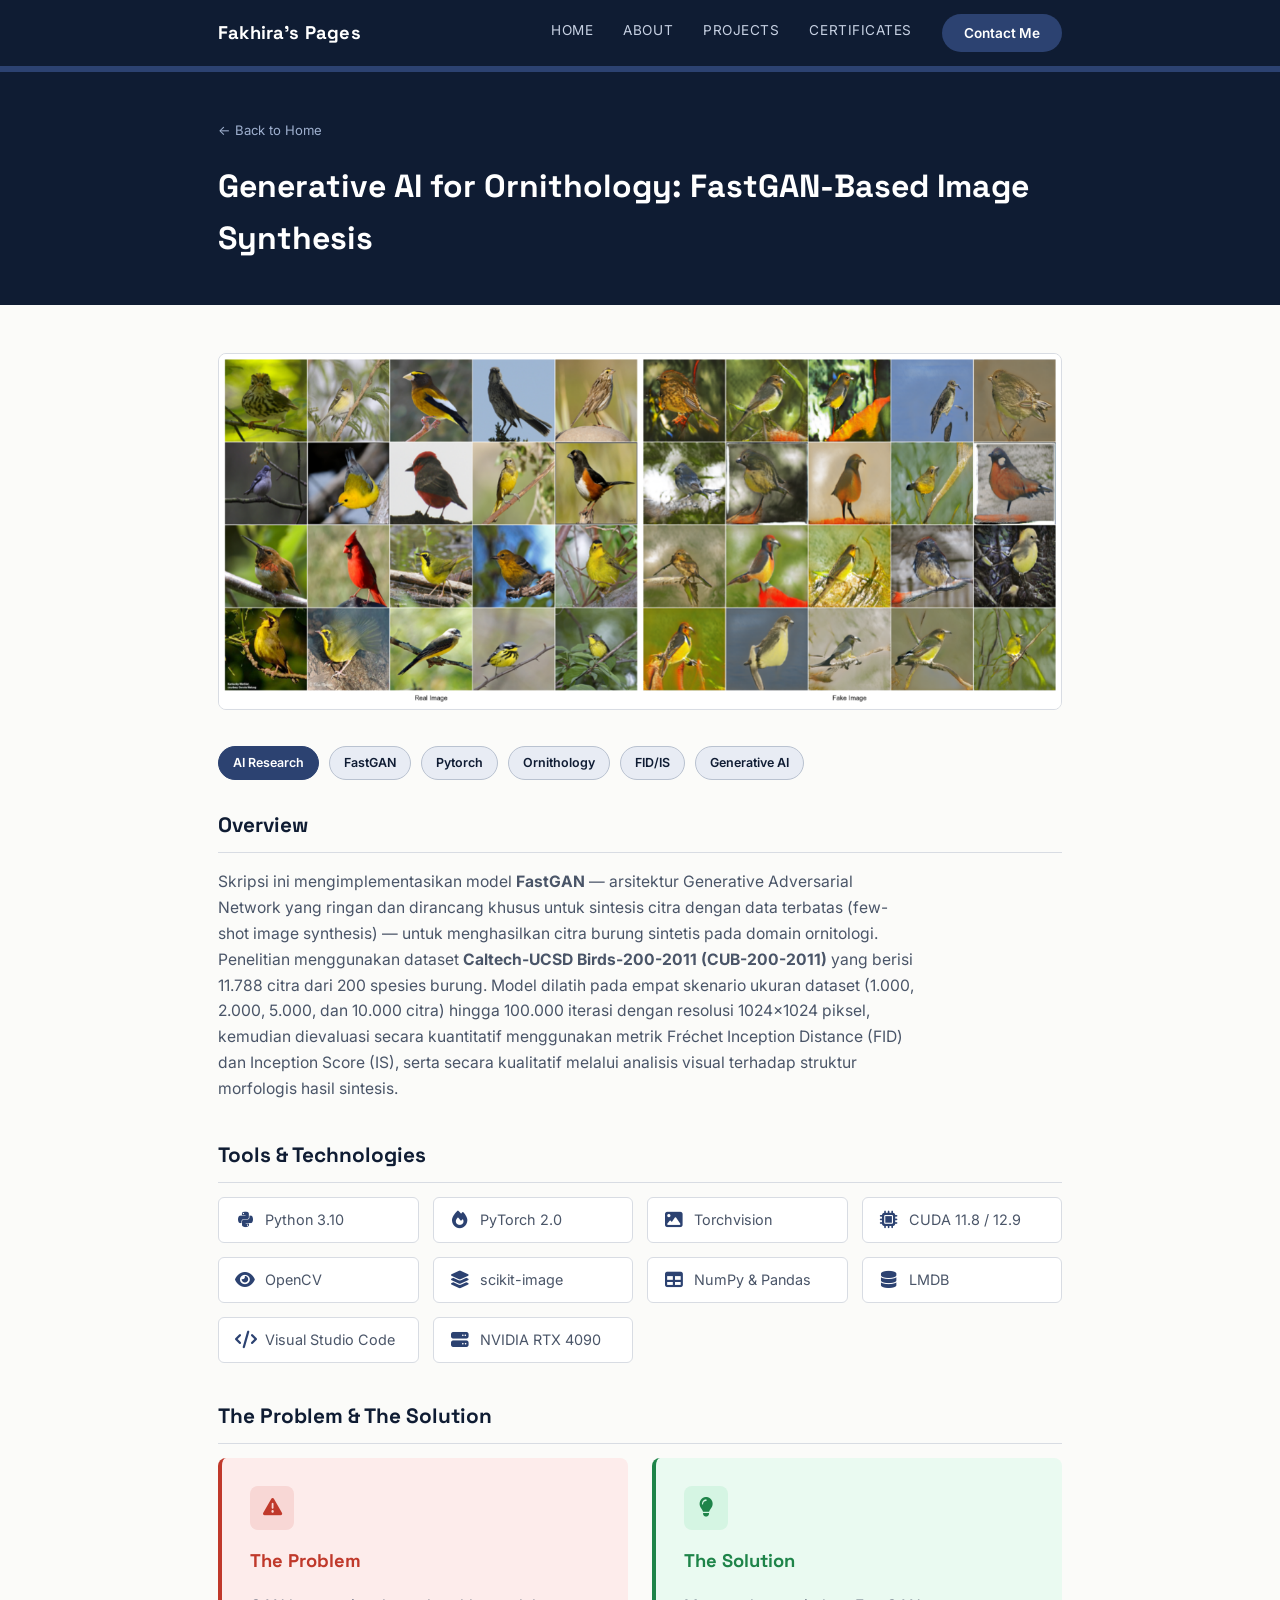
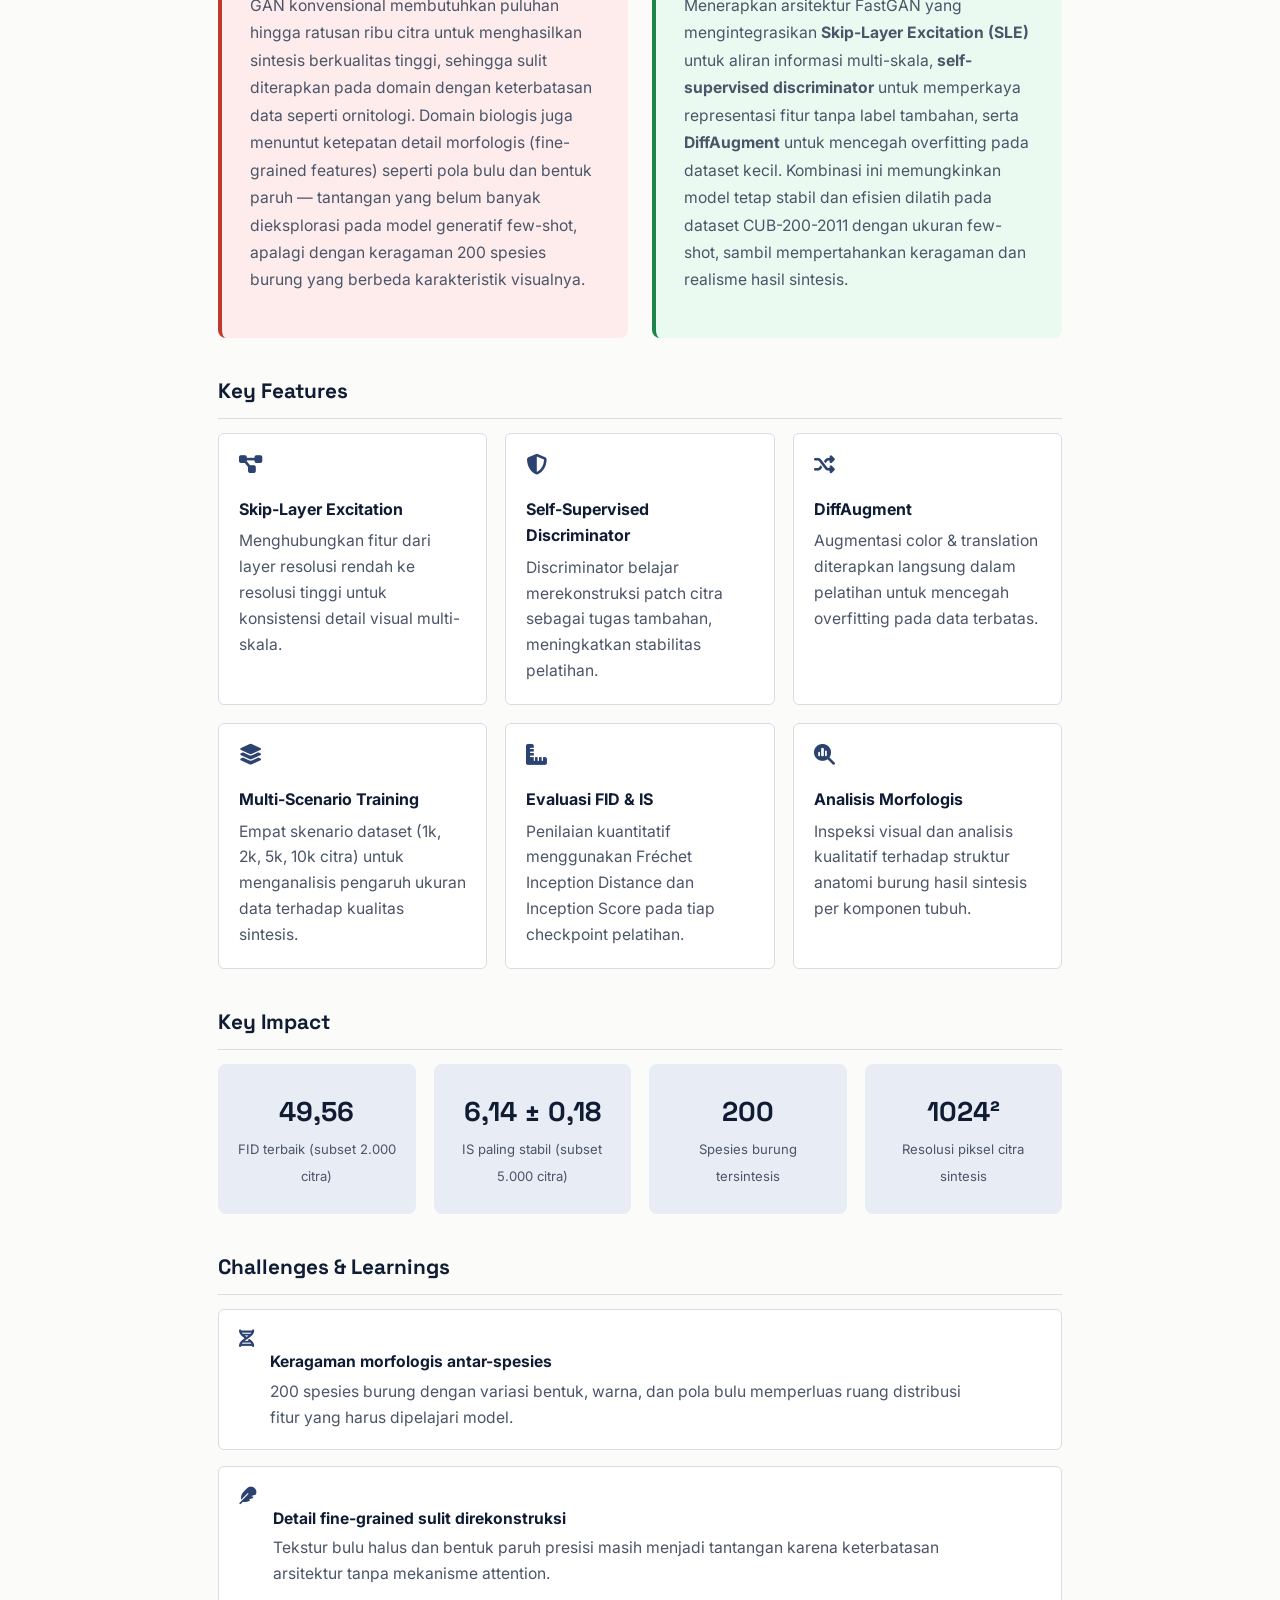
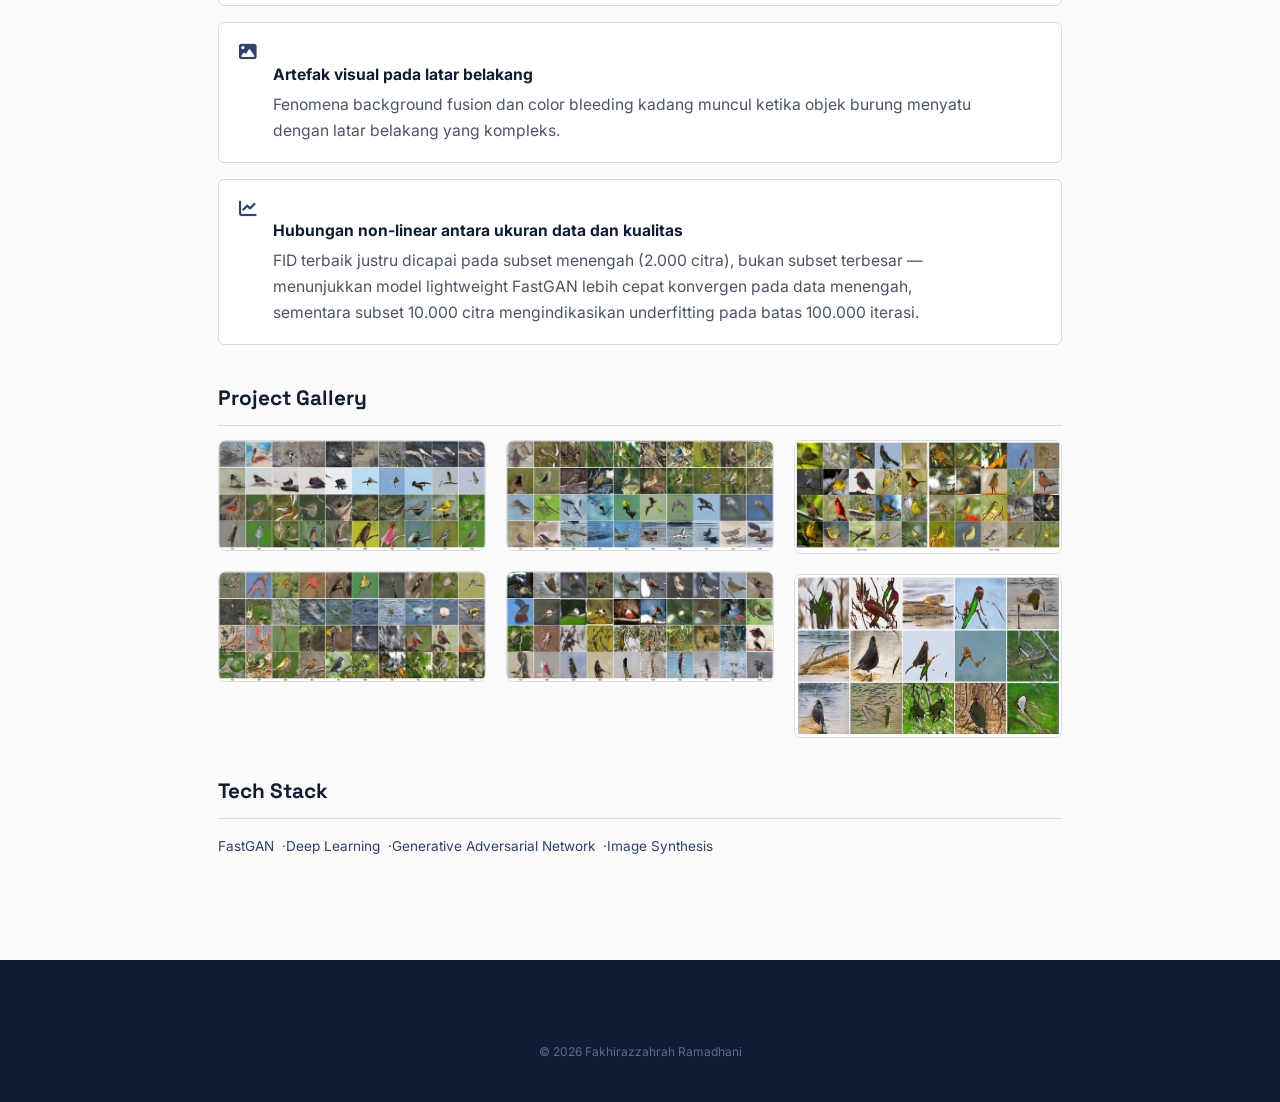
<file: project-fastgan.html>
<!DOCTYPE html>
<html lang="id">
<head>
<meta charset="UTF-8">
<meta name="viewport" content="width=device-width, initial-scale=1.0">
<title>Generative AI for Ornithology — Fakhirazzahrah Ramadhani</title>
<link rel="preconnect" href="https://fonts.googleapis.com">
<link rel="preconnect" href="https://fonts.gstatic.com" crossorigin>
<link href="https://fonts.googleapis.com/css2?family=Space+Grotesk:wght@500;600;700&family=Inter:wght@400;500;600;700&display=swap" rel="stylesheet">
<link rel="stylesheet" href="style.css">
<link rel="stylesheet" href="https://cdnjs.cloudflare.com/ajax/libs/font-awesome/6.5.1/css/all.min.css">
</head>
<body>

<div class="topnav">
  <div class="container">
    <a class="brand" href="index.html#home">Fakhira's Pages</a>
    <nav>
      <a href="index.html#home">Home</a>
      <a href="index.html#about">About</a>
      <a href="index.html#projects">Projects</a>
      <a href="index.html#certificates">Certificates</a>
      <a href="index.html#contact" class="nav-cta">Contact Me</a>
    </nav>
  </div>
</div>

<header class="detail-hero">
  <div class="container">
    <a class="back-link" href="index.html#projects">← Back to Home</a>
    <h1>Generative AI for Ornithology: FastGAN-Based Image Synthesis</h1>
  </div>
</header>

<div class="detail-body">
  <div class="container">

    <div class="detail-block">
      <img class="detail-photo" src="documentation/perbandingan terbaik fid.png" alt="Visualisasi hasil sintesis citra burung model FastGAN">
    </div>

    <div class="detail-tags tags-on-light">
      <span class="tag-badge tag-primary">AI Research</span>
      <span class="tag-badge">FastGAN</span>
      <span class="tag-badge">Pytorch</span>
      <span class="tag-badge">Ornithology</span>
      <span class="tag-badge">FID/IS</span>
      <span class="tag-badge">Generative AI</span>
    </div>

    <div class="detail-block">
      <h2>Overview</h2>
      <p>
        Skripsi ini mengimplementasikan model <strong>FastGAN</strong> — arsitektur Generative Adversarial
        Network yang ringan dan dirancang khusus untuk sintesis citra dengan data terbatas (few-shot image
        synthesis) — untuk menghasilkan citra burung sintetis pada domain ornitologi. Penelitian
        menggunakan dataset <strong>Caltech-UCSD Birds-200-2011 (CUB-200-2011)</strong> yang berisi 11.788
        citra dari 200 spesies burung. Model dilatih pada empat skenario ukuran dataset (1.000, 2.000,
        5.000, dan 10.000 citra) hingga 100.000 iterasi dengan resolusi 1024×1024 piksel, kemudian
        dievaluasi secara kuantitatif menggunakan metrik Fréchet Inception Distance (FID) dan Inception
        Score (IS), serta secara kualitatif melalui analisis visual terhadap struktur morfologis hasil
        sintesis.
      </p>
    </div>

    <div class="detail-block">
      <h2>Tools &amp; Technologies</h2>
      <div class="tools-grid">
        <div class="tool-chip"><i class="fa-brands fa-python"></i> Python 3.10</div>
        <div class="tool-chip"><i class="fa-solid fa-fire"></i> PyTorch 2.0</div>
        <div class="tool-chip"><i class="fa-solid fa-image"></i> Torchvision</div>
        <div class="tool-chip"><i class="fa-solid fa-microchip"></i> CUDA 11.8 / 12.9</div>
        <div class="tool-chip"><i class="fa-solid fa-eye"></i> OpenCV</div>
        <div class="tool-chip"><i class="fa-solid fa-layer-group"></i> scikit-image</div>
        <div class="tool-chip"><i class="fa-solid fa-table"></i> NumPy &amp; Pandas</div>
        <div class="tool-chip"><i class="fa-solid fa-database"></i> LMDB</div>
        <div class="tool-chip"><i class="fa-solid fa-code"></i> Visual Studio Code</div>
        <div class="tool-chip"><i class="fa-solid fa-server"></i> NVIDIA RTX 4090</div>
      </div>
    </div>

    <div class="detail-block">
      <h2>The Problem &amp; The Solution</h2>
      <div class="problem-solution">
        <div class="ps-card problem">
          <div class="ps-icon"><i class="fa-solid fa-triangle-exclamation"></i></div>
          <h3>The Problem</h3>
          <p>
            GAN konvensional membutuhkan puluhan hingga ratusan ribu citra untuk menghasilkan sintesis
            berkualitas tinggi, sehingga sulit diterapkan pada domain dengan keterbatasan data seperti
            ornitologi. Domain biologis juga menuntut ketepatan detail morfologis (fine-grained features)
            seperti pola bulu dan bentuk paruh — tantangan yang belum banyak dieksplorasi pada model
            generatif few-shot, apalagi dengan keragaman 200 spesies burung yang berbeda karakteristik
            visualnya.
          </p>
        </div>
        <div class="ps-card solution">
          <div class="ps-icon"><i class="fa-solid fa-lightbulb"></i></div>
          <h3>The Solution</h3>
          <p>
            Menerapkan arsitektur FastGAN yang mengintegrasikan <strong>Skip-Layer Excitation (SLE)</strong>
            untuk aliran informasi multi-skala, <strong>self-supervised discriminator</strong> untuk
            memperkaya representasi fitur tanpa label tambahan, serta <strong>DiffAugment</strong> untuk
            mencegah overfitting pada dataset kecil. Kombinasi ini memungkinkan model tetap stabil dan
            efisien dilatih pada dataset CUB-200-2011 dengan ukuran few-shot, sambil mempertahankan
            keragaman dan realisme hasil sintesis.
          </p>
        </div>
      </div>
    </div>

    <div class="detail-block">
      <h2>Key Features</h2>
      <div class="features-grid">
        <div class="feature-card">
          <i class="fa-solid fa-diagram-project"></i>
          <h4>Skip-Layer Excitation</h4>
          <p>Menghubungkan fitur dari layer resolusi rendah ke resolusi tinggi untuk konsistensi detail visual multi-skala.</p>
        </div>
        <div class="feature-card">
          <i class="fa-solid fa-shield-halved"></i>
          <h4>Self-Supervised Discriminator</h4>
          <p>Discriminator belajar merekonstruksi patch citra sebagai tugas tambahan, meningkatkan stabilitas pelatihan.</p>
        </div>
        <div class="feature-card">
          <i class="fa-solid fa-shuffle"></i>
          <h4>DiffAugment</h4>
          <p>Augmentasi color &amp; translation diterapkan langsung dalam pelatihan untuk mencegah overfitting pada data terbatas.</p>
        </div>
        <div class="feature-card">
          <i class="fa-solid fa-layer-group"></i>
          <h4>Multi-Scenario Training</h4>
          <p>Empat skenario dataset (1k, 2k, 5k, 10k citra) untuk menganalisis pengaruh ukuran data terhadap kualitas sintesis.</p>
        </div>
        <div class="feature-card">
          <i class="fa-solid fa-ruler-combined"></i>
          <h4>Evaluasi FID &amp; IS</h4>
          <p>Penilaian kuantitatif menggunakan Fréchet Inception Distance dan Inception Score pada tiap checkpoint pelatihan.</p>
        </div>
        <div class="feature-card">
          <i class="fa-solid fa-magnifying-glass-chart"></i>
          <h4>Analisis Morfologis</h4>
          <p>Inspeksi visual dan analisis kualitatif terhadap struktur anatomi burung hasil sintesis per komponen tubuh.</p>
        </div>
      </div>
    </div>

    <div class="detail-block">
      <h2>Key Impact</h2>
      <div class="impact-grid">
        <div class="impact-card">
          <span class="impact-number">49,56</span>
          <span class="impact-label">FID terbaik (subset 2.000 citra)</span>
        </div>
        <div class="impact-card">
          <span class="impact-number">6,14 ± 0,18</span>
          <span class="impact-label">IS paling stabil (subset 5.000 citra)</span>
        </div>
        <div class="impact-card">
          <span class="impact-number">200</span>
          <span class="impact-label">Spesies burung tersintesis</span>
        </div>
        <div class="impact-card">
          <span class="impact-number">1024²</span>
          <span class="impact-label">Resolusi piksel citra sintesis</span>
        </div>
      </div>
    </div>

    <div class="detail-block">
      <h2>Challenges &amp; Learnings</h2>
      <div class="challenge-list">
        <div class="challenge-item">
          <i class="fa-solid fa-dna"></i>
          <div>
            <h4>Keragaman morfologis antar-spesies</h4>
            <p>200 spesies burung dengan variasi bentuk, warna, dan pola bulu memperluas ruang distribusi fitur yang harus dipelajari model.</p>
          </div>
        </div>
        <div class="challenge-item">
          <i class="fa-solid fa-feather"></i>
          <div>
            <h4>Detail fine-grained sulit direkonstruksi</h4>
            <p>Tekstur bulu halus dan bentuk paruh presisi masih menjadi tantangan karena keterbatasan arsitektur tanpa mekanisme attention.</p>
          </div>
        </div>
        <div class="challenge-item">
          <i class="fa-solid fa-image"></i>
          <div>
            <h4>Artefak visual pada latar belakang</h4>
            <p>Fenomena background fusion dan color bleeding kadang muncul ketika objek burung menyatu dengan latar belakang yang kompleks.</p>
          </div>
        </div>
        <div class="challenge-item">
          <i class="fa-solid fa-chart-line"></i>
          <div>
            <h4>Hubungan non-linear antara ukuran data dan kualitas</h4>
            <p>FID terbaik justru dicapai pada subset menengah (2.000 citra), bukan subset terbesar — menunjukkan model lightweight FastGAN lebih cepat konvergen pada data menengah, sementara subset 10.000 citra mengindikasikan underfitting pada batas 100.000 iterasi.</p>
          </div>
        </div>
      </div>
    </div>

    <div class="detail-block">
      <h2>Project Gallery</h2>
      <div class="gallery-grid">
        <!-- Tambahkan gambar di sini, ganti src sesuai path kamu -->
        <img src="documentation/1.000 citra.jpg" alt="Hasil sintesis subset 1000 citra">
        <img src="documentation/2.000 citra.jpg" alt="Hasil sintesis subset 2000 citra">
        <img src="documentation/5.000 citra.jpg" alt="Hasil sintesis subset 5000 citra">
        <img src="documentation/10.000 citra.jpg" alt="Hasil sintesis subset 10000 citra">
        <img src="documentation/perbandingan terbaik fid.png" alt="Perbandingan citra asli dan sintesis">
        <img src="documentation/failure-cases.png" alt="Contoh kasus kegagalan (failure cases)">
      </div>
    </div>

    <div class="detail-block">
      <h2>Tech Stack</h2>
      <div class="stack stack-box">
        <span>FastGAN</span>·<span>Deep Learning</span>·<span>Generative Adversarial Network</span>·<span>Image Synthesis</span>
      </div>
    </div>

  </div>
</div>

<footer>
  <div class="container">
    <div class="fine">© 2026 Fakhirazzahrah Ramadhani</div>
  </div>
</footer>

</body>
</html>
</file>
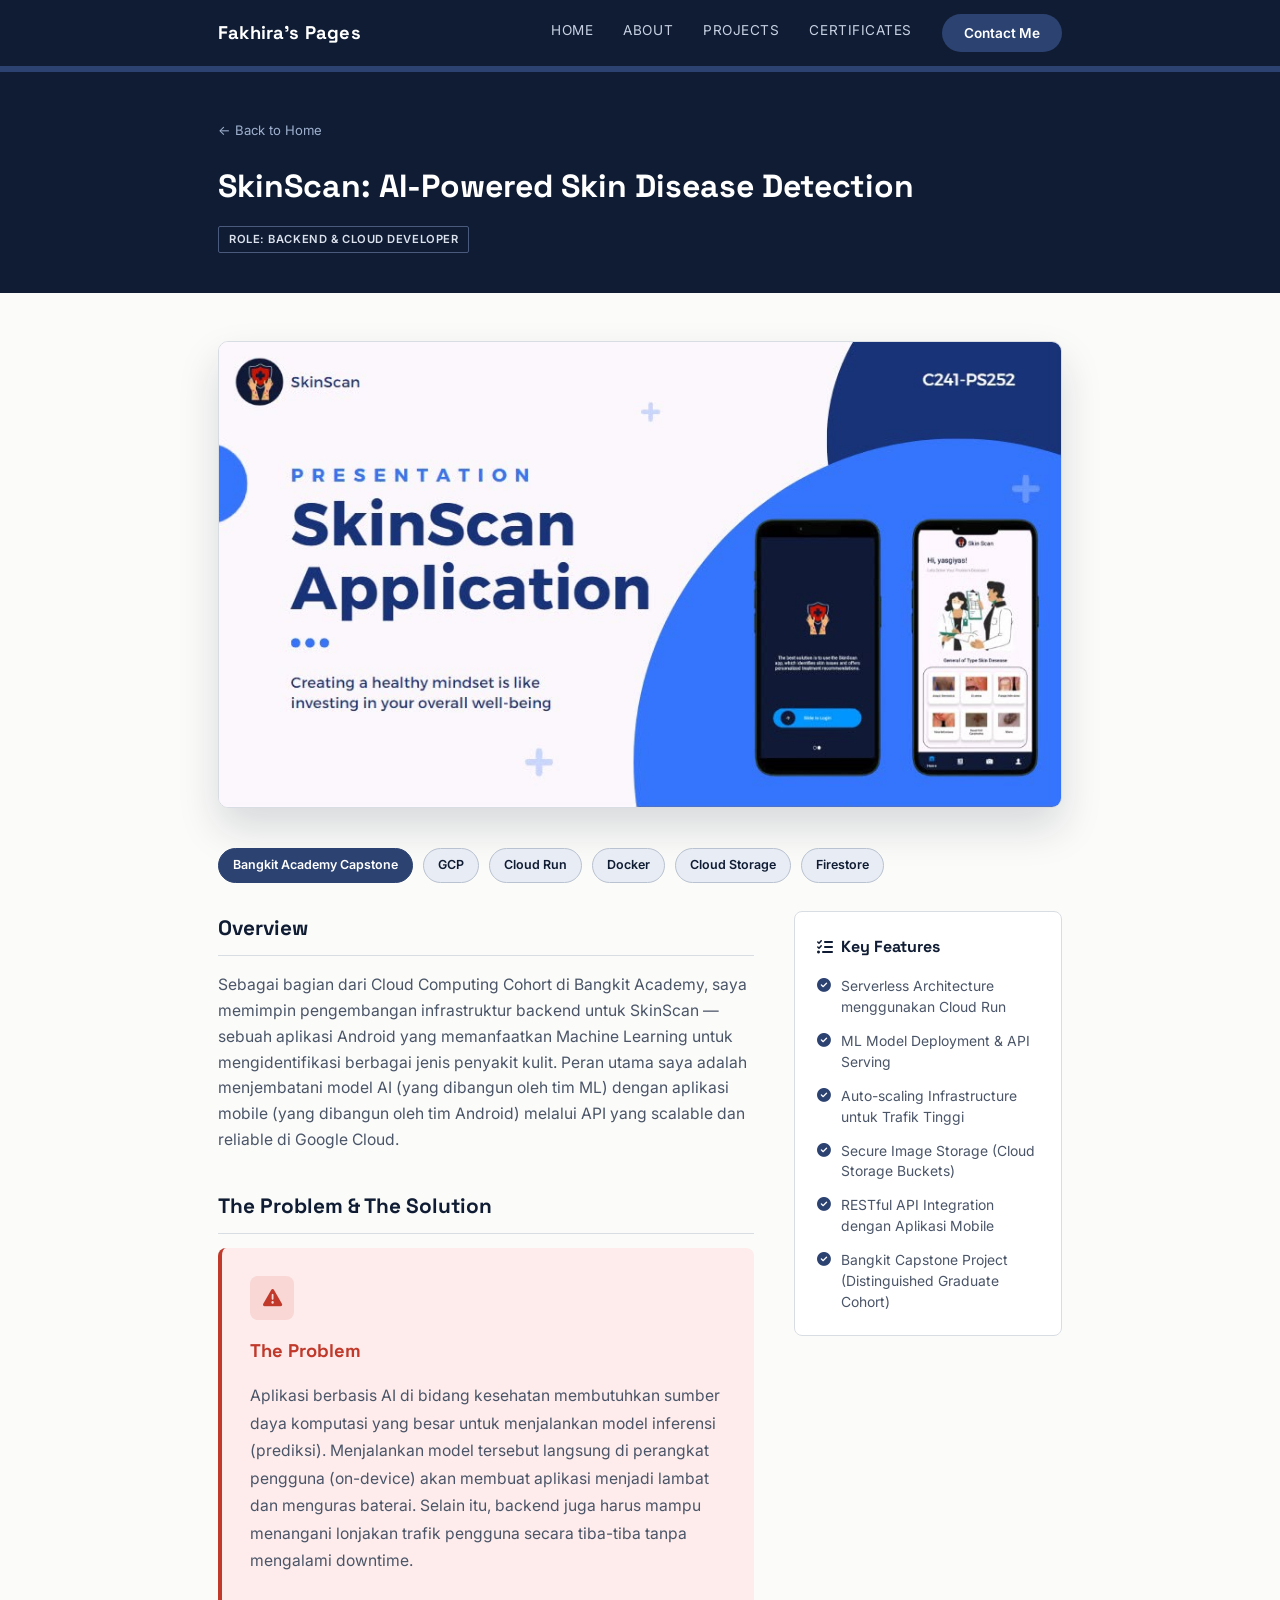
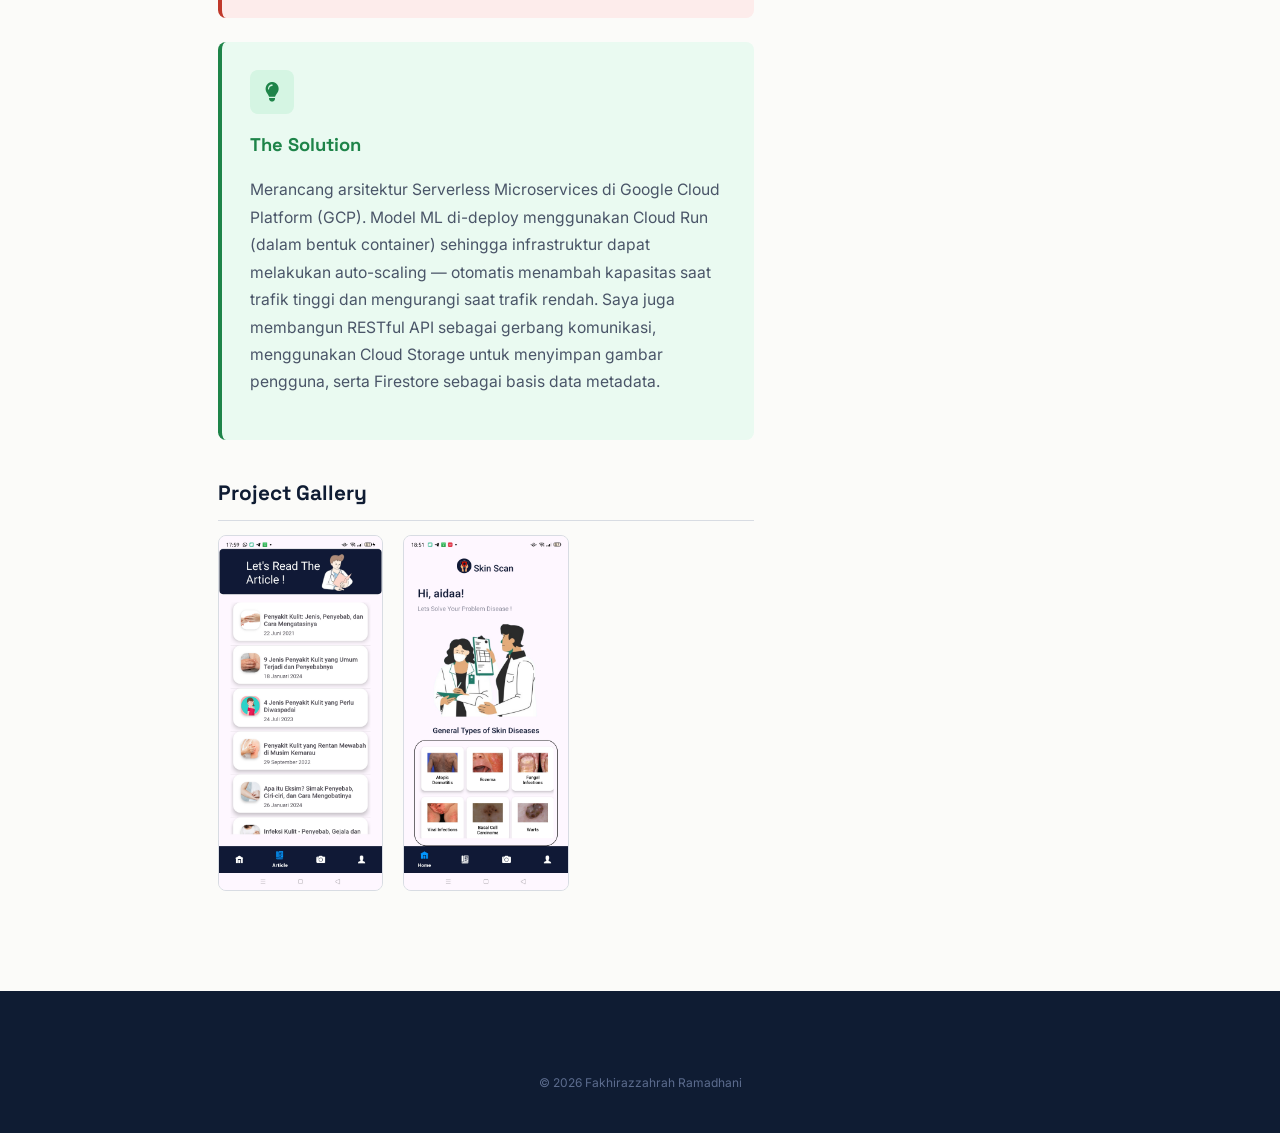
<file: project-skinscan.html>
<!DOCTYPE html>
<html lang="id">
<head>
<meta charset="UTF-8">
<meta name="viewport" content="width=device-width, initial-scale=1.0">
<title>SkinScan: AI-Powered Skin Disease Detection — Fakhirazzahrah Ramadhani</title>
<link rel="preconnect" href="https://fonts.googleapis.com">
<link rel="preconnect" href="https://fonts.gstatic.com" crossorigin>
<link href="https://fonts.googleapis.com/css2?family=Space+Grotesk:wght@500;600;700&family=Inter:wght@400;500;600;700&display=swap" rel="stylesheet">
<link rel="stylesheet" href="style.css">
<link rel="stylesheet" href="https://cdnjs.cloudflare.com/ajax/libs/font-awesome/6.5.1/css/all.min.css">
</head>
<body>

<div class="topnav">
  <div class="container">
    <a class="brand" href="index.html#home">Fakhira's Pages</a>
    <nav>
      <a href="index.html#home">Home</a>
      <a href="index.html#about">About</a>
      <a href="index.html#projects">Projects</a>
      <a href="index.html#certificates">Certificates</a>
      <a href="index.html#contact" class="nav-cta">Contact Me</a>
    </nav>
  </div>
</div>

<header class="detail-hero">
  <div class="container">
    <a class="back-link" href="index.html#projects">← Back to Home</a>
    <h1>SkinScan: AI-Powered Skin Disease Detection</h1>
    <span class="role-badge">Role: Backend & Cloud Developer</span>
  </div>
</header>

<div class="detail-body">
  <div class="container">

    <div class="detail-hero-image">
      <img src="documentation/skinscan-banner.jpeg" alt="Dokumentasi presentasi proyek SkinScan">
    </div>

    <div class="detail-tags tags-on-light">
      <span class="tag-badge tag-primary">Bangkit Academy Capstone</span>
      <span class="tag-badge">GCP</span>
      <span class="tag-badge">Cloud Run</span>
      <span class="tag-badge">Docker</span>
      <span class="tag-badge">Cloud Storage</span>
      <span class="tag-badge">Firestore</span>
    </div>

    

    <div class="detail-grid">

      <!-- ===== MAIN COLUMN ===== -->
      <div class="detail-main">

        <div class="detail-block">
          <h2>Overview</h2>
          <p>
            Sebagai bagian dari Cloud Computing Cohort di Bangkit Academy, saya memimpin pengembangan
            infrastruktur backend untuk SkinScan — sebuah aplikasi Android yang memanfaatkan Machine
            Learning untuk mengidentifikasi berbagai jenis penyakit kulit. Peran utama saya adalah
            menjembatani model AI (yang dibangun oleh tim ML) dengan aplikasi mobile (yang dibangun oleh
            tim Android) melalui API yang scalable dan reliable di Google Cloud.
          </p>
        </div>

        <div class="detail-block">
          <h2>The Problem &amp; The Solution</h2>
          <div class="problem-solution stacked">
            <div class="ps-card problem">
              <div class="ps-icon"><i class="fa-solid fa-triangle-exclamation"></i></div>
              <h3>The Problem</h3>
              <p>
                Aplikasi berbasis AI di bidang kesehatan membutuhkan sumber daya komputasi yang besar untuk
                menjalankan model inferensi (prediksi). Menjalankan model tersebut langsung di perangkat
                pengguna (on-device) akan membuat aplikasi menjadi lambat dan menguras baterai. Selain itu,
                backend juga harus mampu menangani lonjakan trafik pengguna secara tiba-tiba tanpa mengalami
                downtime.
              </p>
            </div>
            <div class="ps-card solution">
              <div class="ps-icon"><i class="fa-solid fa-lightbulb"></i></div>
              <h3>The Solution</h3>
              <p>
                Merancang arsitektur Serverless Microservices di Google Cloud Platform (GCP). Model ML
                di-deploy menggunakan Cloud Run (dalam bentuk container) sehingga infrastruktur dapat
                melakukan auto-scaling — otomatis menambah kapasitas saat trafik tinggi dan mengurangi saat
                trafik rendah. Saya juga membangun RESTful API sebagai gerbang komunikasi, menggunakan Cloud
                Storage untuk menyimpan gambar pengguna, serta Firestore sebagai basis data metadata.
              </p>
            </div>
          </div>
        </div>

        <div class="detail-block">
          <h2>Project Gallery</h2>
          <div class="gallery-grid">
            <!-- Ganti src di bawah sesuai nama file foto kamu di folder images/skinscan/ -->
            <img src="documentation/skinscan1.jpg" alt="Dokumentasi proyek SkinScan 1">
            <img src="documentation/skinscan2.jpg" alt="Dokumentasi proyek SkinScan 2">
            <!-- Tambah <img> lagi kalau foto kamu lebih dari 3 -->
          </div>
        </div>

      </div>

      <!-- ===== SIDEBAR ===== -->
      <div class="detail-sidebar">

        <div class="sidebar-box">
          <h3><i class="fa-solid fa-list-check"></i> Key Features</h3>
          <ul class="sidebar-feature-list">
            <li><i class="fa-solid fa-circle-check"></i> Serverless Architecture menggunakan Cloud Run</li>
            <li><i class="fa-solid fa-circle-check"></i> ML Model Deployment &amp; API Serving</li>
            <li><i class="fa-solid fa-circle-check"></i> Auto-scaling Infrastructure untuk Trafik Tinggi</li>
            <li><i class="fa-solid fa-circle-check"></i> Secure Image Storage (Cloud Storage Buckets)</li>
            <li><i class="fa-solid fa-circle-check"></i> RESTful API Integration dengan Aplikasi Mobile</li>
            <li><i class="fa-solid fa-circle-check"></i> Bangkit Capstone Project (Distinguished Graduate Cohort)</li>
          </ul>
        </div>

      </div>

    </div>
  </div>
</div>

<footer>
  <div class="container">
    <div class="fine">© 2026 Fakhirazzahrah Ramadhani</div>
  </div>
</footer>

</body>
</html>
</file>
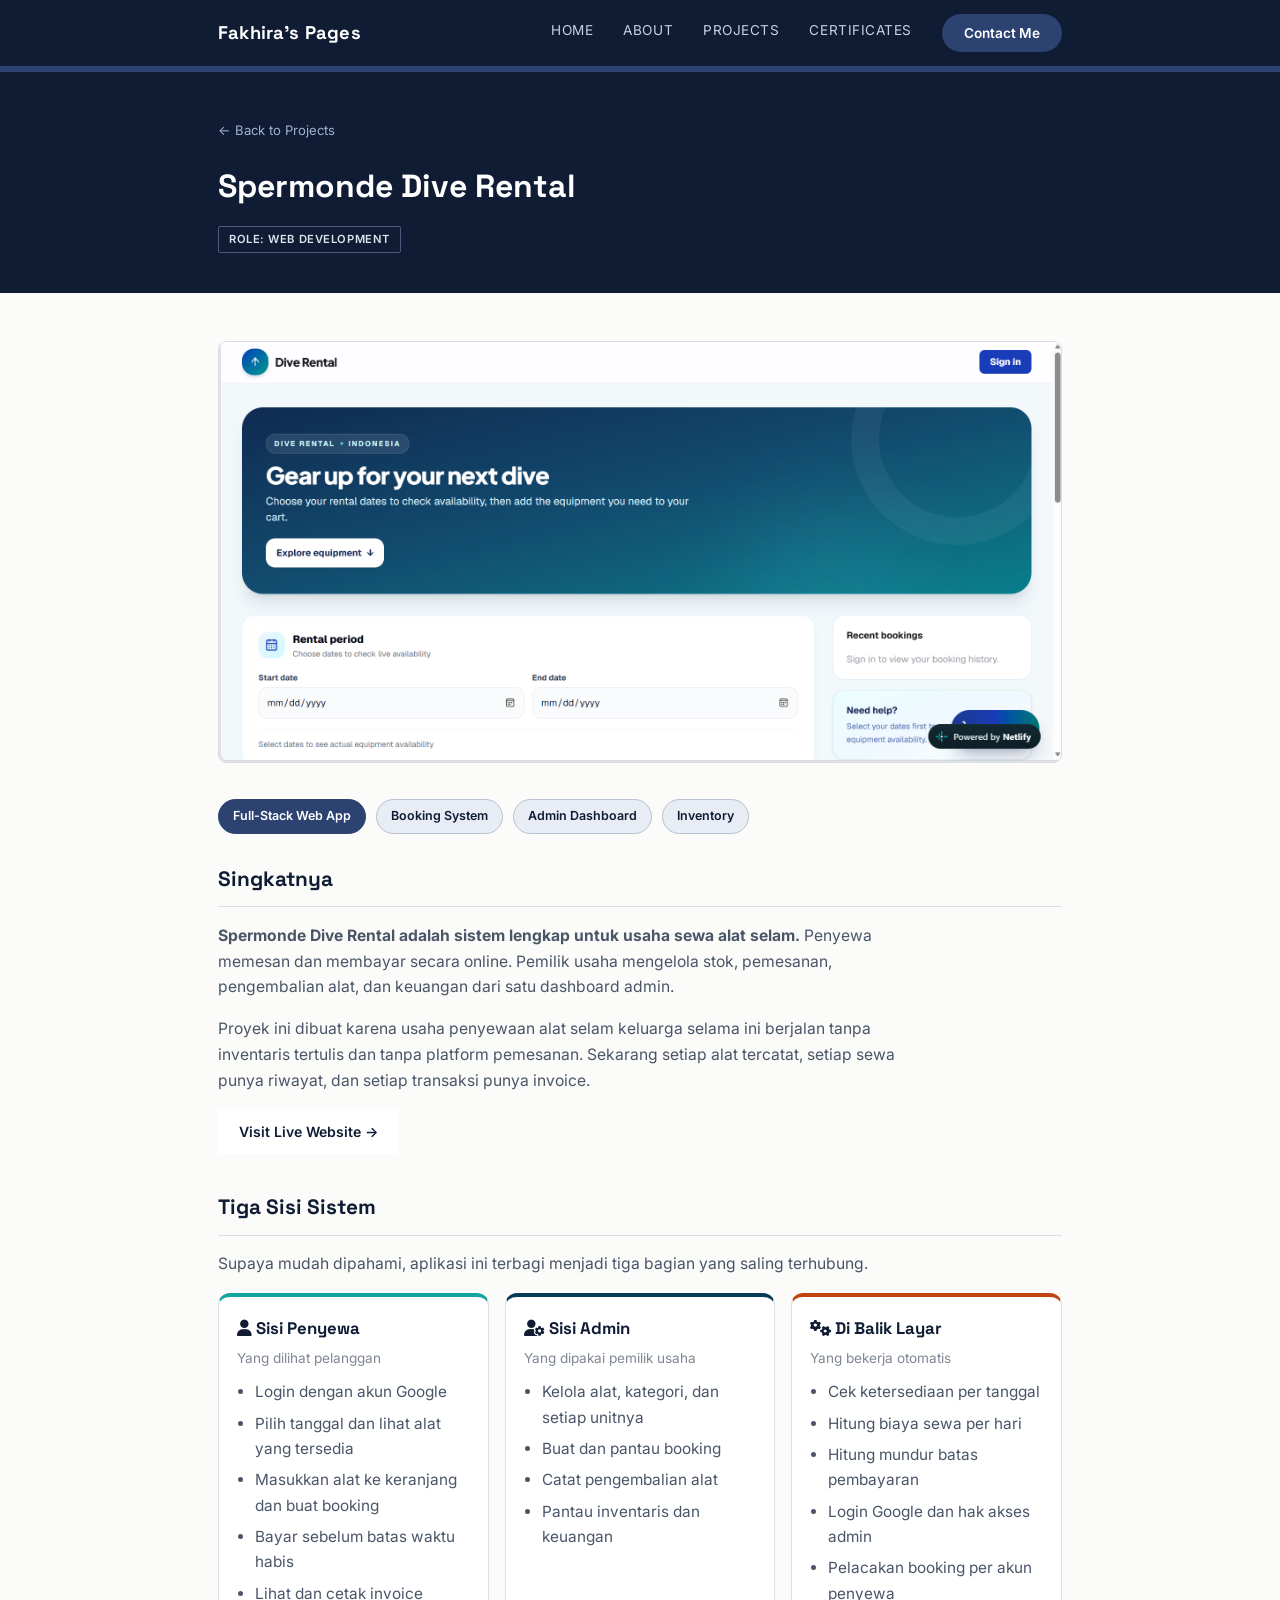
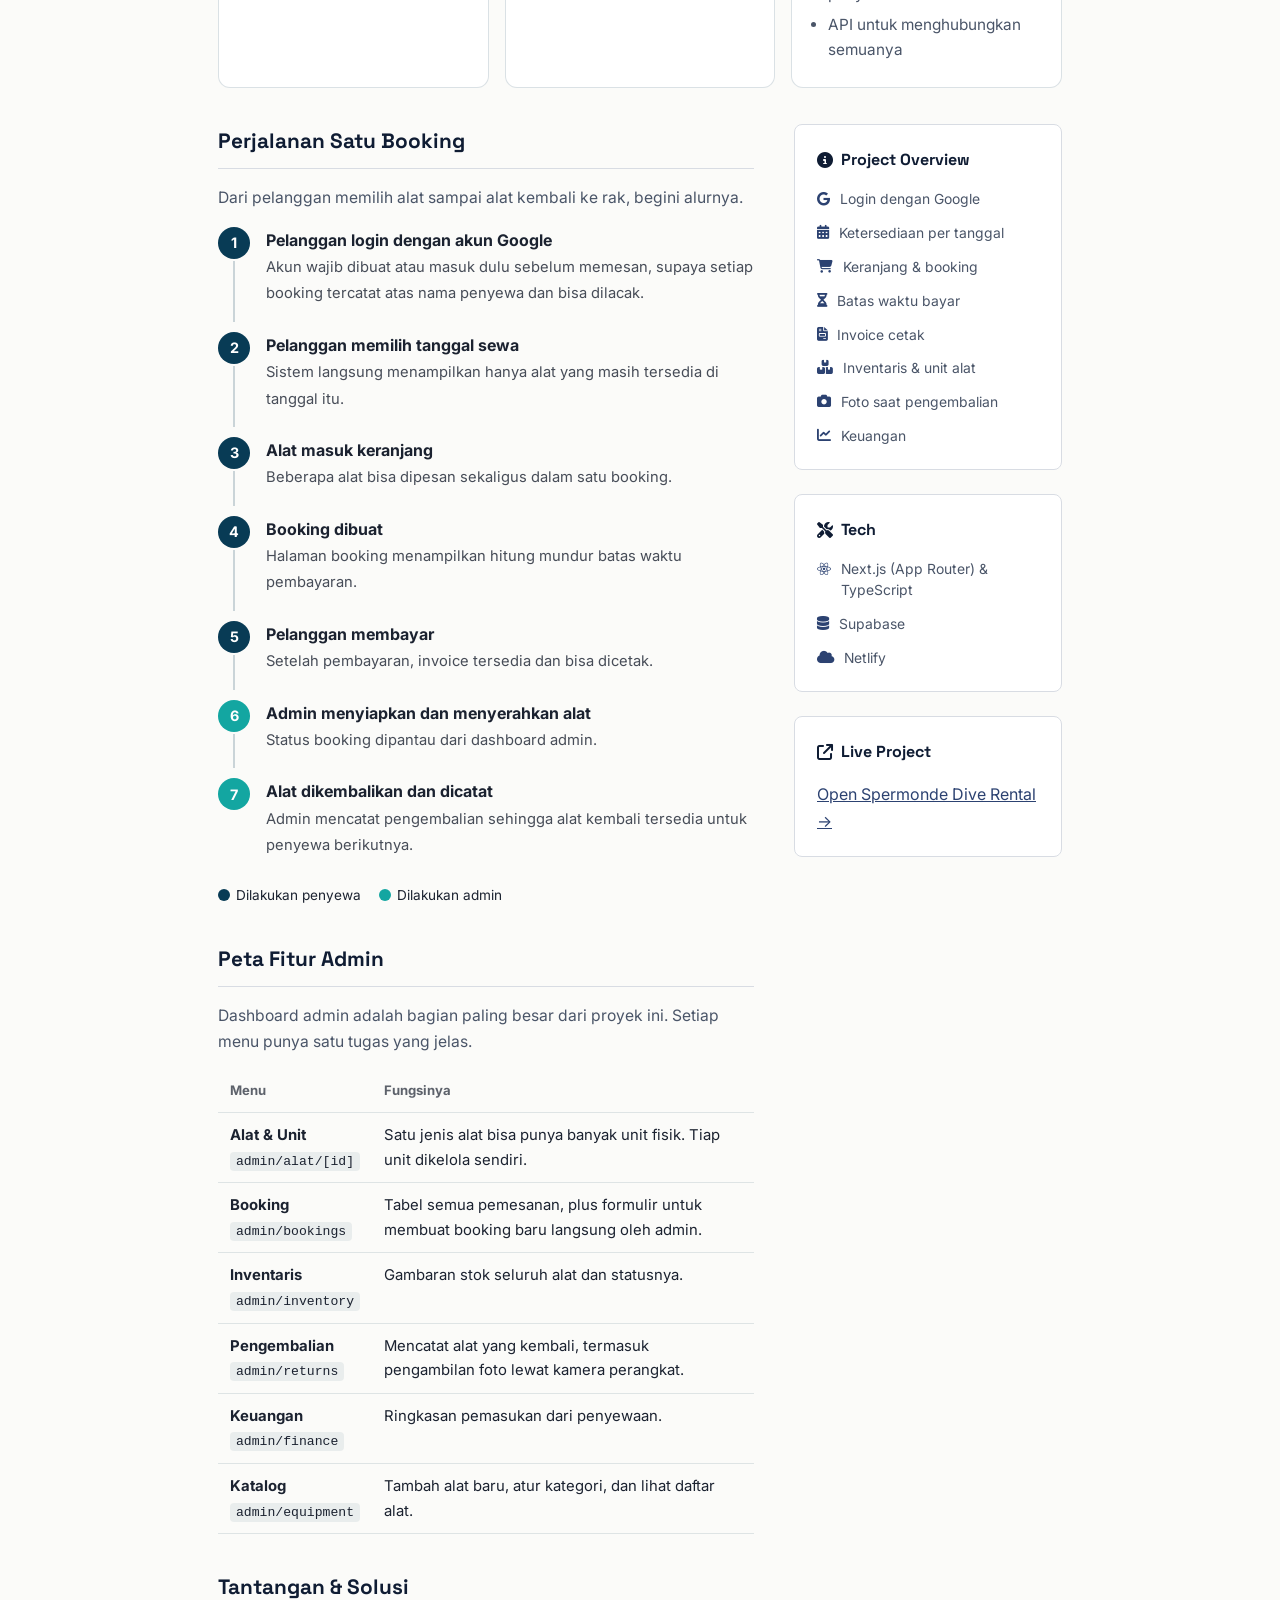
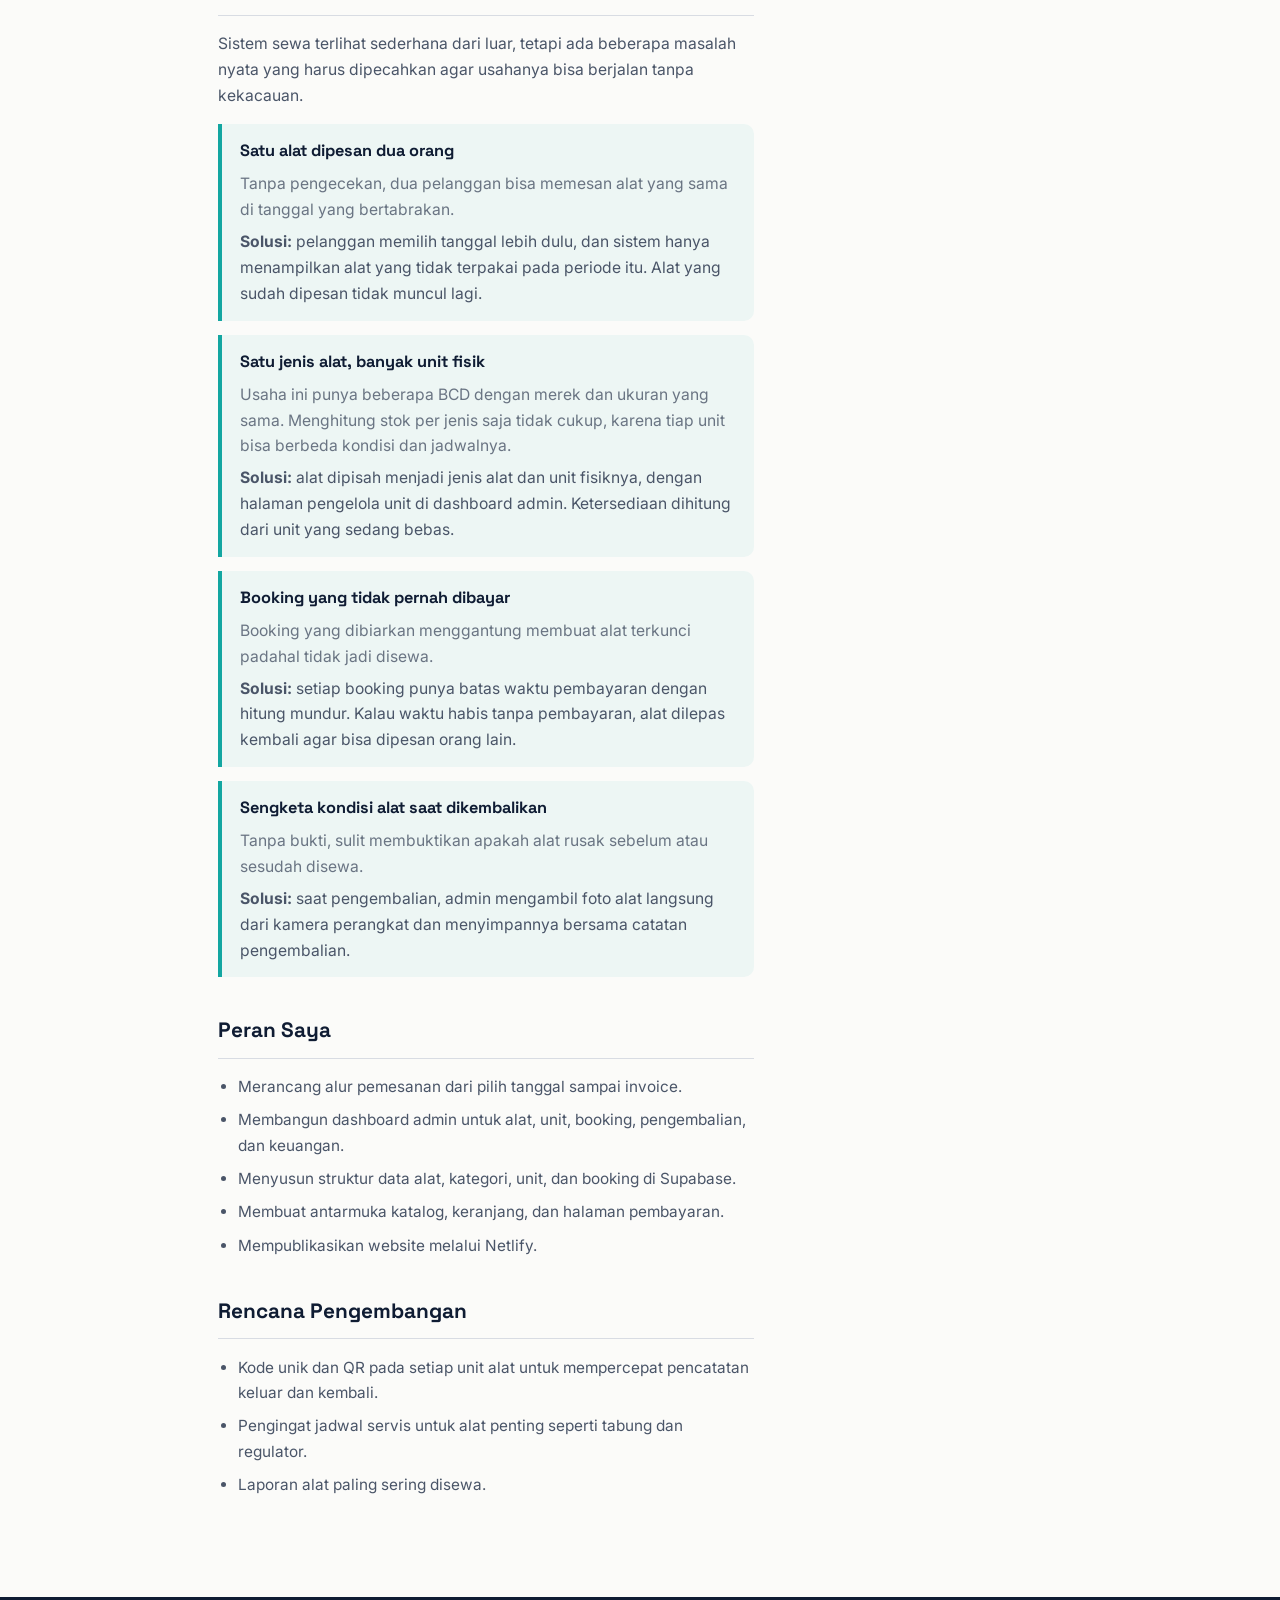
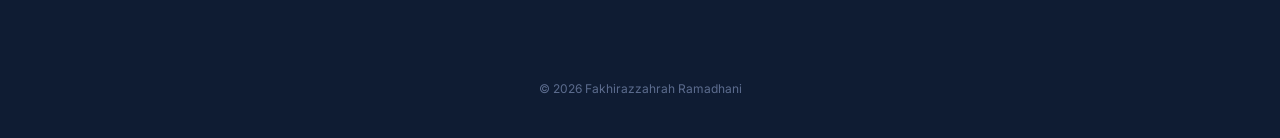
<file: project-spermonde.html>
<!DOCTYPE html>
<html lang="id">
<head>
  <meta charset="UTF-8"><meta name="viewport" content="width=device-width, initial-scale=1.0">
  <title>Spermonde Dive Rental | Fakhirazzahrah Ramadhani</title>
  <link rel="preconnect" href="https://fonts.googleapis.com"><link rel="preconnect" href="https://fonts.gstatic.com" crossorigin>
  <link href="https://fonts.googleapis.com/css2?family=Space+Grotesk:wght@500;600;700&amp;family=Inter:wght@400;500;600;700&amp;display=swap" rel="stylesheet">
  <link rel="stylesheet" href="style.css"><link rel="stylesheet" href="https://cdnjs.cloudflare.com/ajax/libs/font-awesome/6.5.1/css/all.min.css">
  <style>
    .three-sides{display:grid;grid-template-columns:repeat(auto-fit,minmax(220px,1fr));gap:16px;margin-top:16px;}
    .side-card{border:1px solid rgba(8,59,85,.15);border-top:4px solid #13a6a1;border-radius:12px;padding:18px;background:#fff;}
    .side-card.admin{border-top-color:#083b55;}
    .side-card.system{border-top-color:#c1440e;}
    .side-card h3{margin:0 0 4px 0;font-size:1.05rem;}
    .side-card .who{margin:0 0 10px 0;font-size:.85rem;opacity:.7;}
    .side-card ul{margin:0;padding-left:18px;}
    .side-card li{margin-bottom:6px;}
    .flow{list-style:none;margin:16px 0 0 0;padding:0;counter-reset:step;}
    .flow li{position:relative;padding:0 0 18px 48px;counter-increment:step;}
    .flow li::before{content:counter(step);position:absolute;left:0;top:0;width:32px;height:32px;border-radius:50%;background:#083b55;color:#fff;display:grid;place-items:center;font-weight:700;font-size:.9rem;}
    .flow li::after{content:"";position:absolute;left:15px;top:34px;bottom:2px;width:2px;background:rgba(8,59,85,.2);}
    .flow li:last-child::after{display:none;}
    .flow li.admin-step::before{background:#13a6a1;}
    .flow strong{display:block;}
    .flow span{font-size:.92rem;opacity:.8;}
    .legend{display:flex;gap:18px;flex-wrap:wrap;font-size:.85rem;margin-top:8px;}
    .legend i{display:inline-block;width:12px;height:12px;border-radius:50%;margin-right:6px;vertical-align:-1px;}
    .map-table{width:100%;border-collapse:collapse;margin-top:12px;font-size:.93rem;}
    .map-table th,.map-table td{text-align:left;padding:10px 12px;border-bottom:1px solid rgba(8,59,85,.12);vertical-align:top;}
    .map-table th{font-size:.82rem;opacity:.7;}
    .map-table code{font-size:.82rem;background:rgba(8,59,85,.07);padding:2px 6px;border-radius:4px;white-space:nowrap;}
    .challenge{border-left:4px solid #13a6a1;background:rgba(19,166,161,.06);border-radius:0 10px 10px 0;padding:14px 18px;margin-top:14px;}
    .challenge h3{margin:0 0 6px 0;font-size:1.02rem;}
    .challenge p{margin:0 0 6px 0;}
    .challenge .problem{opacity:.8;}
    .challenge .solution{margin-bottom:0;}
    @media (max-width:640px){.map-table code{white-space:normal;}}
  </style>
</head>
<body>
<div class="topnav"><div class="container"><a class="brand" href="index.html#home">Fakhira's Pages</a><nav><a href="index.html#home">Home</a><a href="index.html#about">About</a><a href="index.html#projects">Projects</a><a href="index.html#certificates">Certificates</a><a href="index.html#contact" class="nav-cta">Contact Me</a></nav></div></div>

<header class="detail-hero"><div class="container"><a class="back-link" href="index.html#projects">&larr; Back to Projects</a><h1>Spermonde Dive Rental</h1><span class="role-badge">Role: Web Development</span></div></header>

<div class="detail-body"><div class="container">

  <!-- Ganti dengan screenshot asli: <img src="images/spermonde-home.png" alt="Halaman utama Spermonde Dive Rental" style="width:100%;border-radius:16px;"> -->
  <div class="detail-block"><img class="detail-photo" src="documentation\Dive-rental.png" alt="Ilustrasi Spermonde Dive Rental dengan suasana laut dan penyelam"></div>

  <div class="detail-tags tags-on-light"><span class="tag-badge tag-primary">Full-Stack Web App</span><span class="tag-badge">Booking System</span><span class="tag-badge">Admin Dashboard</span><span class="tag-badge">Inventory</span></div>

  <div class="detail-block">
    <h2>Singkatnya</h2>
    <p><strong>Spermonde Dive Rental adalah sistem lengkap untuk usaha sewa alat selam.</strong> Penyewa memesan dan membayar secara online. Pemilik usaha mengelola stok, pemesanan, pengembalian alat, dan keuangan dari satu dashboard admin.</p>
    <p>Proyek ini dibuat karena usaha penyewaan alat selam keluarga selama ini berjalan tanpa inventaris tertulis dan tanpa platform pemesanan. Sekarang setiap alat tercatat, setiap sewa punya riwayat, dan setiap transaksi punya invoice.</p>
    <p><a class="btn btn-solid" href="https://spermondediverental.netlify.app/" target="_blank" rel="noopener">Visit Live Website &rarr;</a></p>
  </div>

  <div class="detail-block">
    <h2>Tiga Sisi Sistem</h2>
    <p>Supaya mudah dipahami, aplikasi ini terbagi menjadi tiga bagian yang saling terhubung.</p>
    <div class="three-sides">
      <div class="side-card">
        <h3><i class="fa-solid fa-user"></i> Sisi Penyewa</h3>
        <p class="who">Yang dilihat pelanggan</p>
        <ul>
          <li>Login dengan akun Google</li>
          <li>Pilih tanggal dan lihat alat yang tersedia</li>
          <li>Masukkan alat ke keranjang dan buat booking</li>
          <li>Bayar sebelum batas waktu habis</li>
          <li>Lihat dan cetak invoice</li>
        </ul>
      </div>
      <div class="side-card admin">
        <h3><i class="fa-solid fa-user-gear"></i> Sisi Admin</h3>
        <p class="who">Yang dipakai pemilik usaha</p>
        <ul>
          <li>Kelola alat, kategori, dan setiap unitnya</li>
          <li>Buat dan pantau booking</li>
          <li>Catat pengembalian alat</li>
          <li>Pantau inventaris dan keuangan</li>
        </ul>
      </div>
      <div class="side-card system">
        <h3><i class="fa-solid fa-gears"></i> Di Balik Layar</h3>
        <p class="who">Yang bekerja otomatis</p>
        <ul>
          <li>Cek ketersediaan per tanggal</li>
          <li>Hitung biaya sewa per hari</li>
          <li>Hitung mundur batas pembayaran</li>
          <li>Login Google dan hak akses admin</li>
          <li>Pelacakan booking per akun penyewa</li>
          <li>API untuk menghubungkan semuanya</li>
        </ul>
      </div>
    </div>
  </div>

  <div class="detail-grid"><div class="detail-main">

    <div class="detail-block">
      <h2>Perjalanan Satu Booking</h2>
      <p>Dari pelanggan memilih alat sampai alat kembali ke rak, begini alurnya.</p>
      <ol class="flow">
        <li><strong>Pelanggan login dengan akun Google</strong><span>Akun wajib dibuat atau masuk dulu sebelum memesan, supaya setiap booking tercatat atas nama penyewa dan bisa dilacak.</span></li>
        <li><strong>Pelanggan memilih tanggal sewa</strong><span>Sistem langsung menampilkan hanya alat yang masih tersedia di tanggal itu.</span></li>
        <li><strong>Alat masuk keranjang</strong><span>Beberapa alat bisa dipesan sekaligus dalam satu booking.</span></li>
        <li><strong>Booking dibuat</strong><span>Halaman booking menampilkan hitung mundur batas waktu pembayaran.</span></li>
        <li><strong>Pelanggan membayar</strong><span>Setelah pembayaran, invoice tersedia dan bisa dicetak.</span></li>
        <li class="admin-step"><strong>Admin menyiapkan dan menyerahkan alat</strong><span>Status booking dipantau dari dashboard admin.</span></li>
        <li class="admin-step"><strong>Alat dikembalikan dan dicatat</strong><span>Admin mencatat pengembalian sehingga alat kembali tersedia untuk penyewa berikutnya.</span></li>
      </ol>
      <div class="legend"><span><i style="background:#083b55"></i>Dilakukan penyewa</span><span><i style="background:#13a6a1"></i>Dilakukan admin</span></div>
    </div>

    <div class="detail-block">
      <h2>Peta Fitur Admin</h2>
      <p>Dashboard admin adalah bagian paling besar dari proyek ini. Setiap menu punya satu tugas yang jelas.</p>
      <table class="map-table">
        <tr><th>Menu</th><th>Fungsinya</th></tr>
        <tr><td><strong>Alat &amp; Unit</strong><br><code>admin/alat/[id]</code></td><td>Satu jenis alat bisa punya banyak unit fisik. Tiap unit dikelola sendiri.</td></tr>
        <tr><td><strong>Booking</strong><br><code>admin/bookings</code></td><td>Tabel semua pemesanan, plus formulir untuk membuat booking baru langsung oleh admin.</td></tr>
        <tr><td><strong>Inventaris</strong><br><code>admin/inventory</code></td><td>Gambaran stok seluruh alat dan statusnya.</td></tr>
        <tr><td><strong>Pengembalian</strong><br><code>admin/returns</code></td><td>Mencatat alat yang kembali, termasuk pengambilan foto lewat kamera perangkat.</td></tr>
        <tr><td><strong>Keuangan</strong><br><code>admin/finance</code></td><td>Ringkasan pemasukan dari penyewaan.</td></tr>
        <tr><td><strong>Katalog</strong><br><code>admin/equipment</code></td><td>Tambah alat baru, atur kategori, dan lihat daftar alat.</td></tr>
      </table>
    </div>

    <div class="detail-block">
      <h2>Tantangan &amp; Solusi</h2>
      <p>Sistem sewa terlihat sederhana dari luar, tetapi ada beberapa masalah nyata yang harus dipecahkan agar usahanya bisa berjalan tanpa kekacauan.</p>

      <div class="challenge">
        <h3>Satu alat dipesan dua orang</h3>
        <p class="problem">Tanpa pengecekan, dua pelanggan bisa memesan alat yang sama di tanggal yang bertabrakan.</p>
        <p class="solution"><strong>Solusi:</strong> pelanggan memilih tanggal lebih dulu, dan sistem hanya menampilkan alat yang tidak terpakai pada periode itu. Alat yang sudah dipesan tidak muncul lagi.</p>
      </div>

      <div class="challenge">
        <h3>Satu jenis alat, banyak unit fisik</h3>
        <p class="problem">Usaha ini punya beberapa BCD dengan merek dan ukuran yang sama. Menghitung stok per jenis saja tidak cukup, karena tiap unit bisa berbeda kondisi dan jadwalnya.</p>
        <p class="solution"><strong>Solusi:</strong> alat dipisah menjadi jenis alat dan unit fisiknya, dengan halaman pengelola unit di dashboard admin. Ketersediaan dihitung dari unit yang sedang bebas.</p>
      </div>

      <div class="challenge">
        <h3>Booking yang tidak pernah dibayar</h3>
        <p class="problem">Booking yang dibiarkan menggantung membuat alat terkunci padahal tidak jadi disewa.</p>
        <p class="solution"><strong>Solusi:</strong> setiap booking punya batas waktu pembayaran dengan hitung mundur. Kalau waktu habis tanpa pembayaran, alat dilepas kembali agar bisa dipesan orang lain.</p>
      </div>

      <div class="challenge">
        <h3>Sengketa kondisi alat saat dikembalikan</h3>
        <p class="problem">Tanpa bukti, sulit membuktikan apakah alat rusak sebelum atau sesudah disewa.</p>
        <p class="solution"><strong>Solusi:</strong> saat pengembalian, admin mengambil foto alat langsung dari kamera perangkat dan menyimpannya bersama catatan pengembalian.</p>
      </div>
    </div>

    <div class="detail-block">
      <h2>Peran Saya</h2>
      <ul>
        <li>Merancang alur pemesanan dari pilih tanggal sampai invoice.</li>
        <li>Membangun dashboard admin untuk alat, unit, booking, pengembalian, dan keuangan.</li>
        <li>Menyusun struktur data alat, kategori, unit, dan booking di Supabase.</li>
        <li>Membuat antarmuka katalog, keranjang, dan halaman pembayaran.</li>
        <li>Mempublikasikan website melalui Netlify.</li>
      </ul>
    </div>

    <div class="detail-block">
      <h2>Rencana Pengembangan</h2>
      <ul>
        <li>Kode unik dan QR pada setiap unit alat untuk mempercepat pencatatan keluar dan kembali.</li>
        <li>Pengingat jadwal servis untuk alat penting seperti tabung dan regulator.</li>
        <li>Laporan alat paling sering disewa.</li>
      </ul>
    </div>

  </div><aside class="detail-sidebar">
    <div class="sidebar-box"><h3><i class="fa-solid fa-circle-info"></i> Project Overview</h3>
      <ul class="sidebar-feature-list">
        <li><i class="fa-brands fa-google"></i> Login dengan Google</li>
        <li><i class="fa-solid fa-calendar-days"></i> Ketersediaan per tanggal</li>
        <li><i class="fa-solid fa-cart-shopping"></i> Keranjang &amp; booking</li>
        <li><i class="fa-solid fa-hourglass-half"></i> Batas waktu bayar</li>
        <li><i class="fa-solid fa-file-invoice"></i> Invoice cetak</li>
        <li><i class="fa-solid fa-boxes-stacked"></i> Inventaris &amp; unit alat</li>
        <li><i class="fa-solid fa-camera"></i> Foto saat pengembalian</li>
        <li><i class="fa-solid fa-chart-line"></i> Keuangan</li>
      </ul>
    </div>
    <div class="sidebar-box"><h3><i class="fa-solid fa-screwdriver-wrench"></i> Tech</h3>
      <ul class="sidebar-feature-list">
        <li><i class="fa-brands fa-react"></i> Next.js (App Router) &amp; TypeScript</li>
        <li><i class="fa-solid fa-database"></i> Supabase</li>
        <li><i class="fa-solid fa-cloud"></i> Netlify</li>
      </ul>
    </div>
    <div class="sidebar-box"><h3><i class="fa-solid fa-arrow-up-right-from-square"></i> Live Project</h3><p style="margin:0;"><a href="https://spermondediverental.netlify.app/" target="_blank" rel="noopener">Open Spermonde Dive Rental &rarr;</a></p></div>
  </aside></div>

</div></div>
<footer><div class="container"><div class="fine">&copy; 2026 Fakhirazzahrah Ramadhani</div></div></footer>
</body>
</html>
</file>
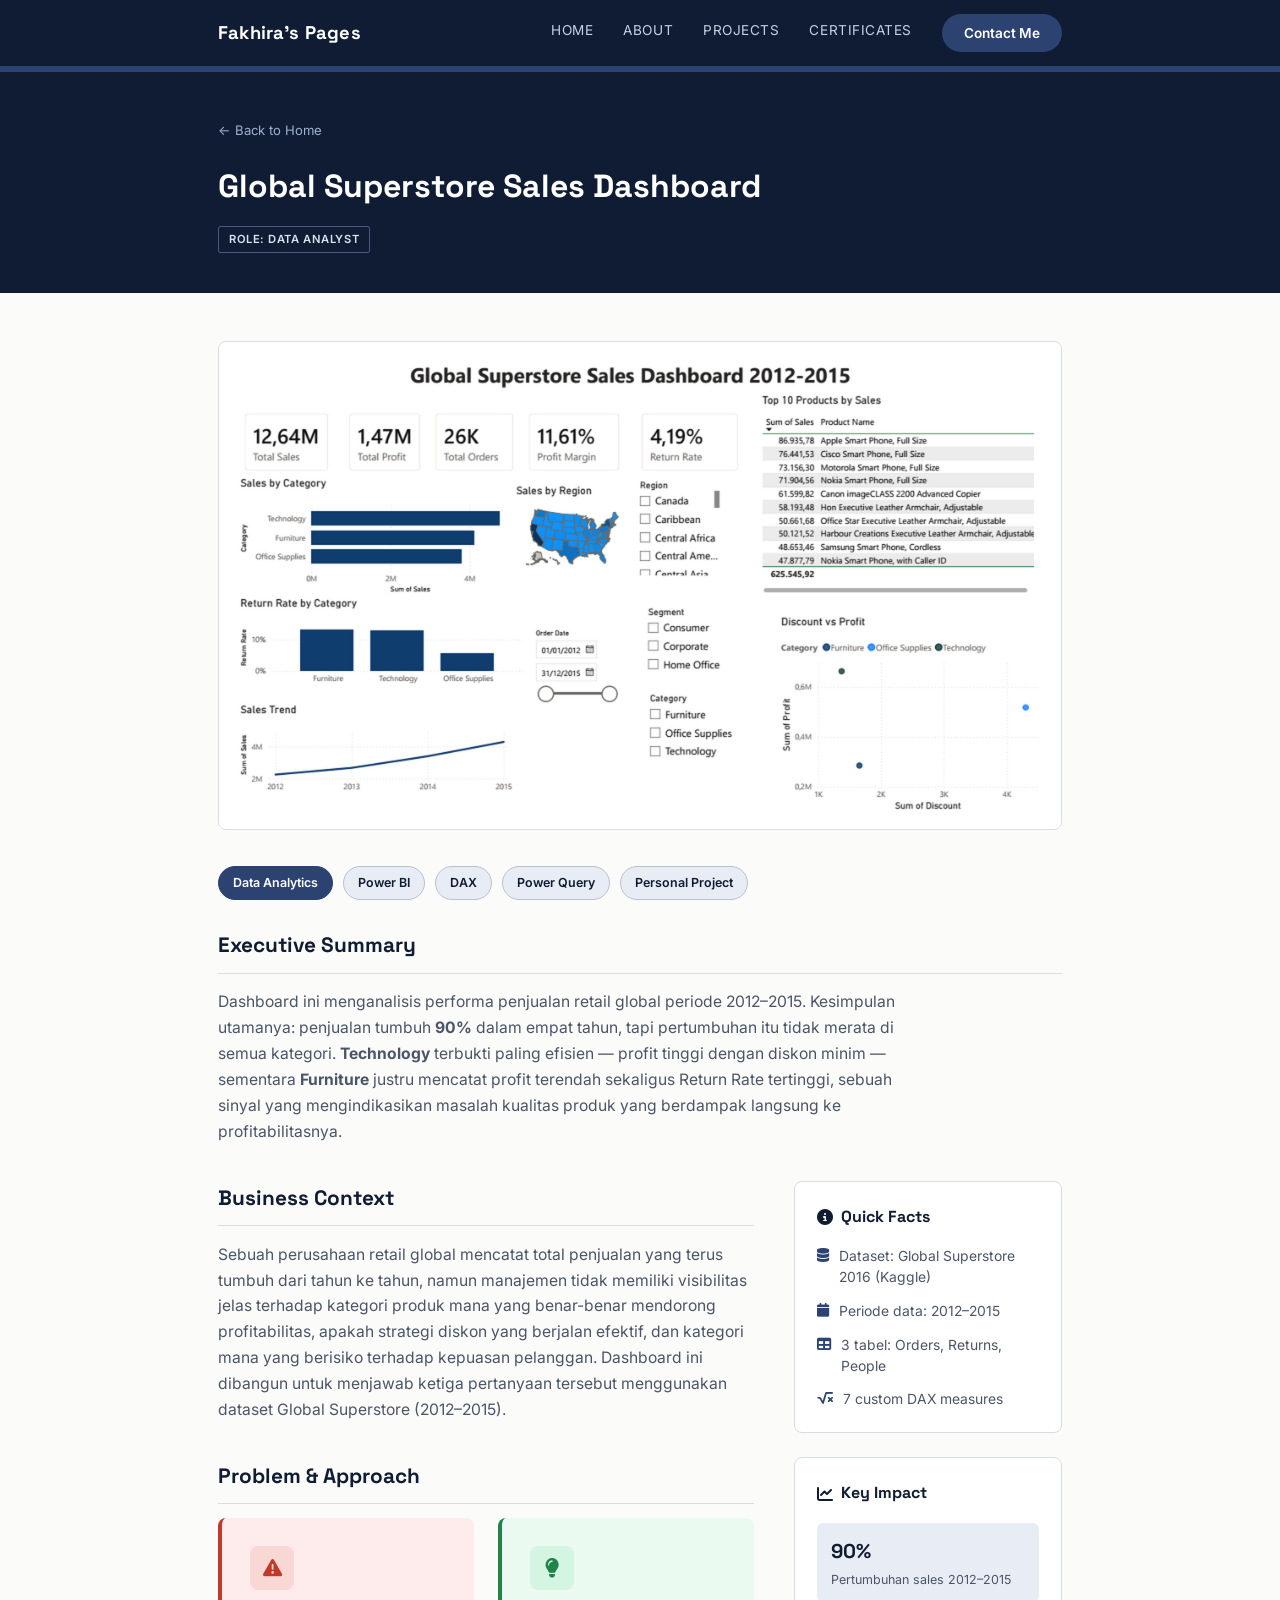
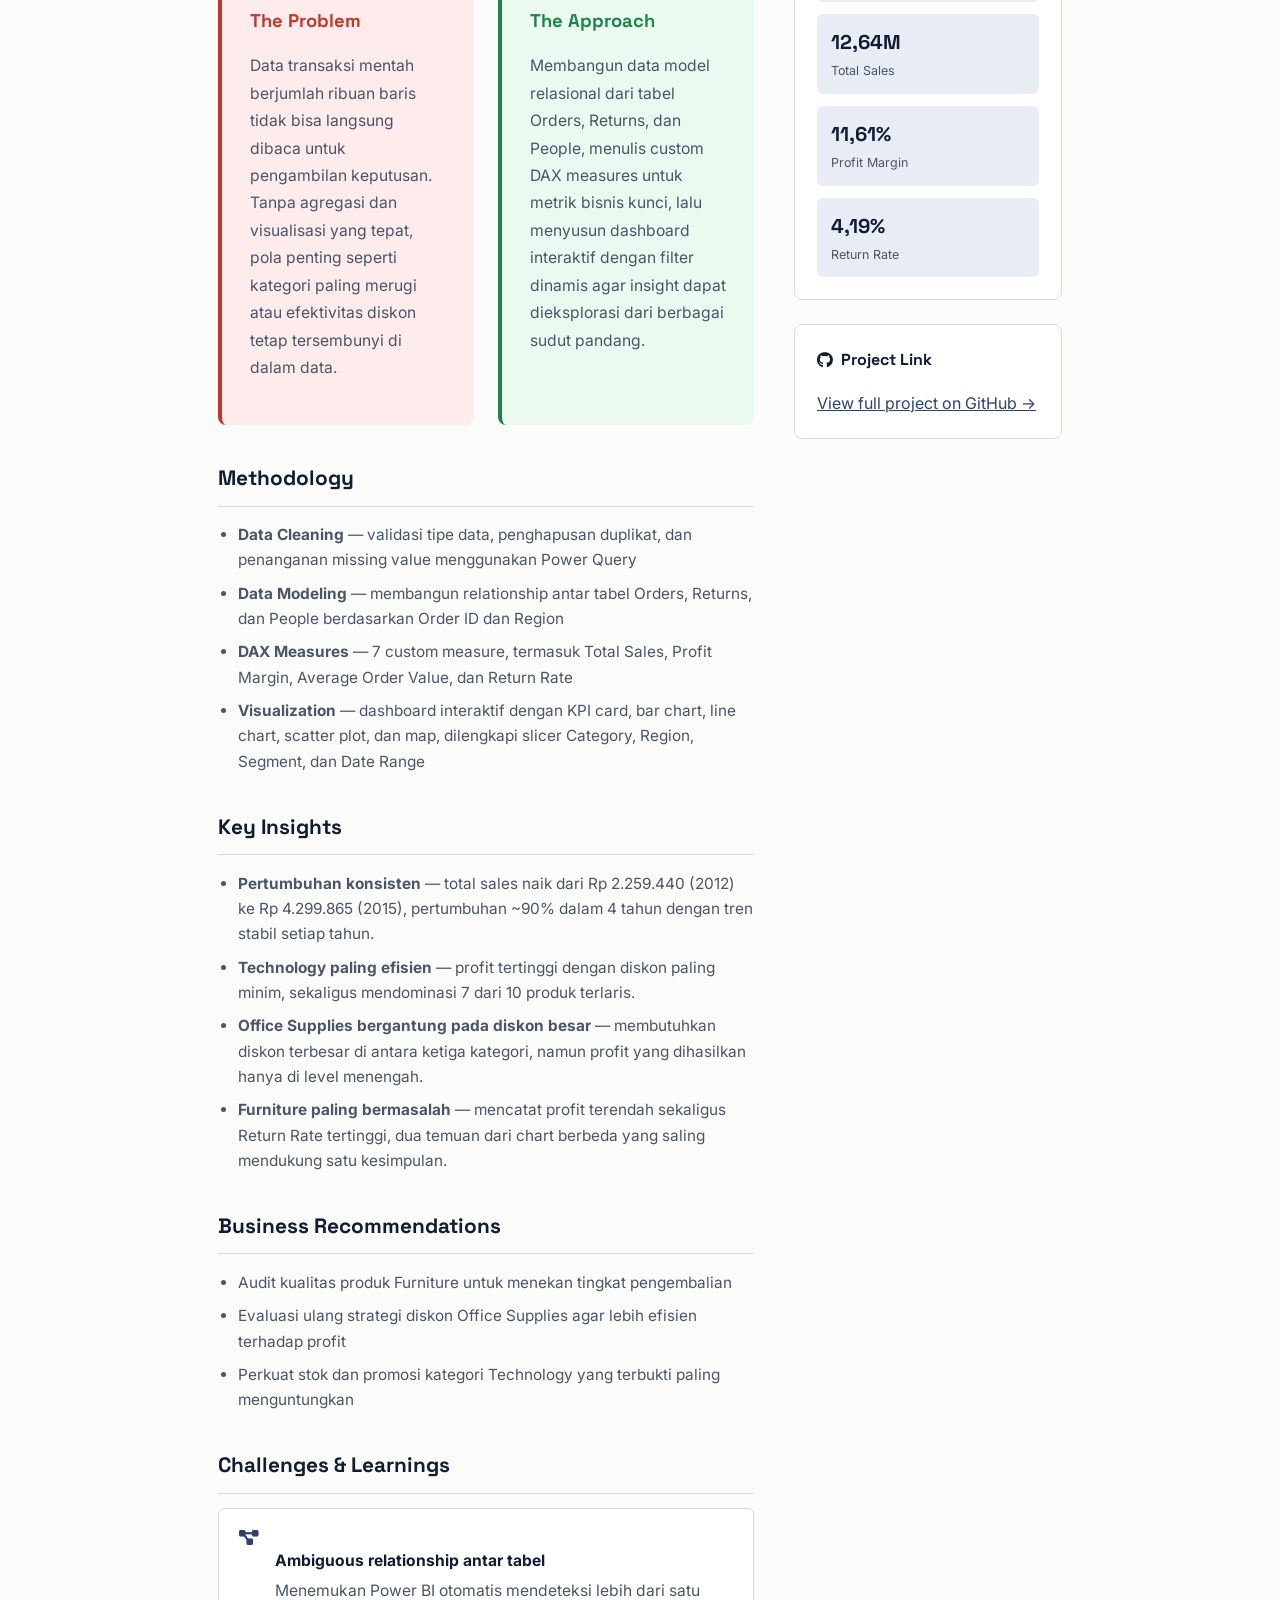
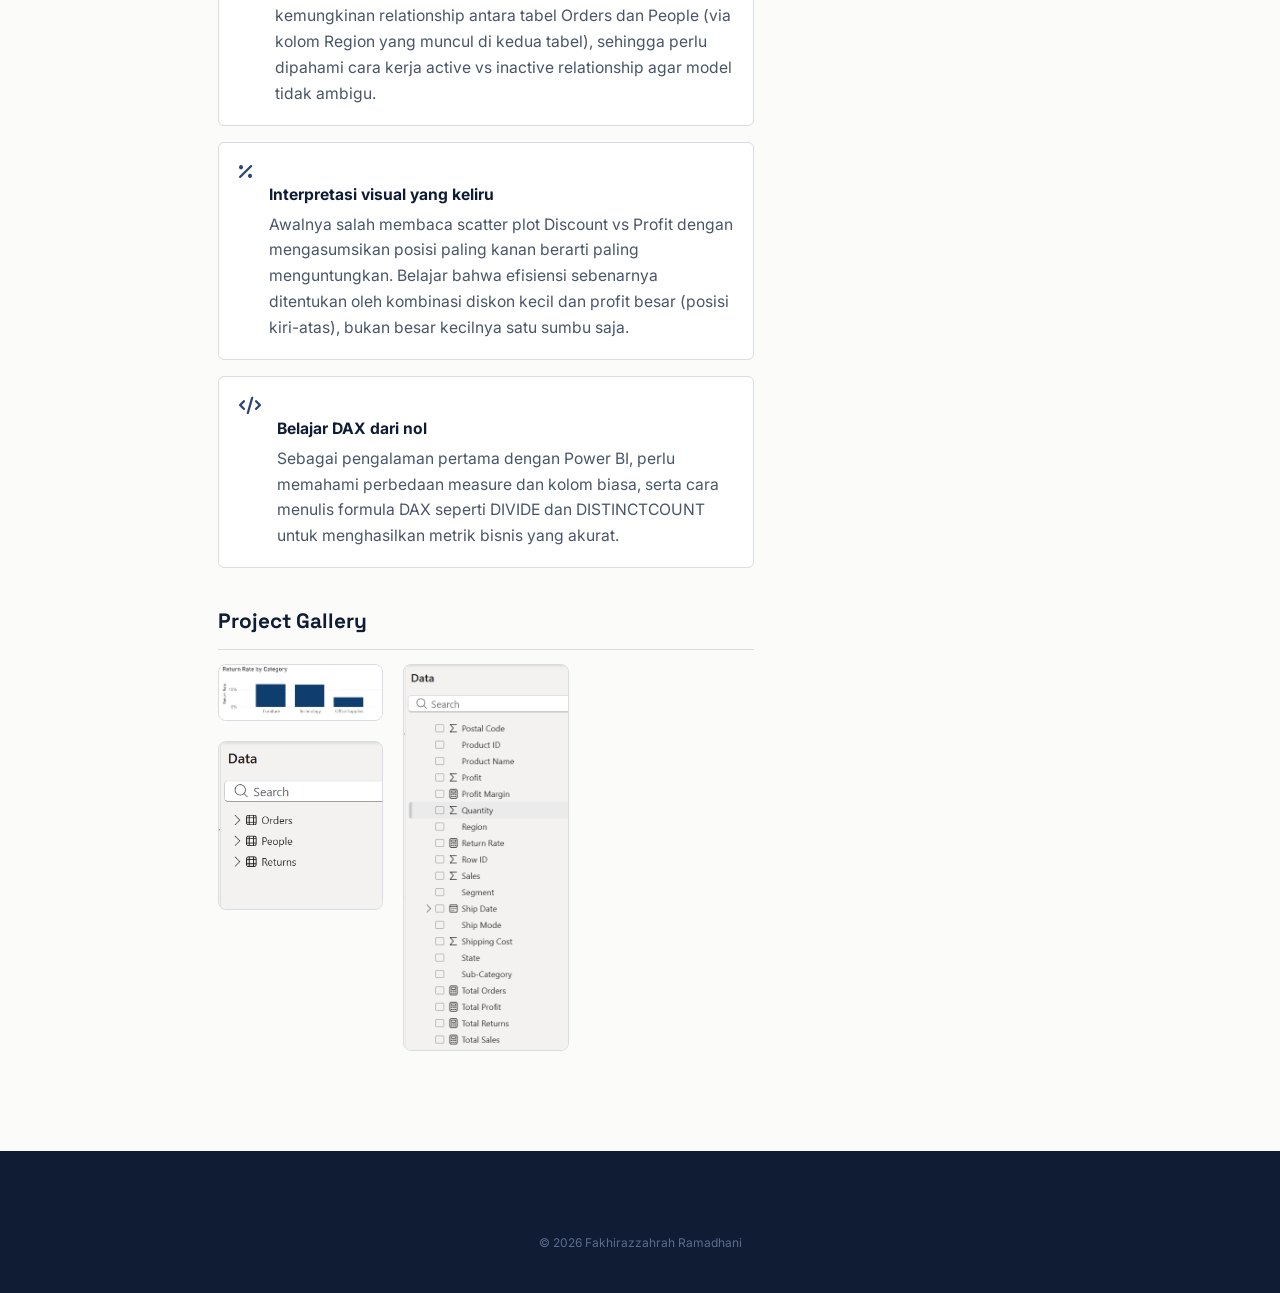
<file: project-superstore.html>
<!DOCTYPE html>
<html lang="id">
<head>
<meta charset="UTF-8">
<meta name="viewport" content="width=device-width, initial-scale=1.0">
<title>Global Superstore Sales Dashboard — Fakhirazzahrah Ramadhani</title>
<link rel="preconnect" href="https://fonts.googleapis.com">
<link rel="preconnect" href="https://fonts.gstatic.com" crossorigin>
<link href="https://fonts.googleapis.com/css2?family=Space+Grotesk:wght@500;600;700&family=Inter:wght@400;500;600;700&display=swap" rel="stylesheet">
<link rel="stylesheet" href="style.css">
<link rel="stylesheet" href="https://cdnjs.cloudflare.com/ajax/libs/font-awesome/6.5.1/css/all.min.css">
</head>
<body>

<div class="topnav">
  <div class="container">
    <a class="brand" href="index.html#home">Fakhira's Pages</a>
    <nav>
      <a href="index.html#home">Home</a>
      <a href="index.html#about">About</a>
      <a href="index.html#projects">Projects</a>
      <a href="index.html#certificates">Certificates</a>
      <a href="index.html#contact" class="nav-cta">Contact Me</a>
    </nav>
  </div>
</div>

<header class="detail-hero">
  <div class="container">
    <a class="back-link" href="index.html#projects">← Back to Home</a>
    <h1>Global Superstore Sales Dashboard</h1>
    <span class="role-badge">Role: Data Analyst</span>
  </div>
</header>

<div class="detail-body">
  <div class="container">

    <div class="detail-block">
      <img class="detail-photo" src="documentation\superstore-dashboard-HD.png" alt="Global Superstore Sales Dashboard di Power BI">
    </div>

    <div class="detail-tags tags-on-light">
      <span class="tag-badge tag-primary">Data Analytics</span>
      <span class="tag-badge">Power BI</span>
      <span class="tag-badge">DAX</span>
      <span class="tag-badge">Power Query</span>
      <span class="tag-badge">Personal Project</span>
    </div>

    <div class="detail-block">
    <h2>Executive Summary</h2>
    <p>
        Dashboard ini menganalisis performa penjualan retail global periode 2012–2015. Kesimpulan utamanya:
        penjualan tumbuh <strong>90%</strong> dalam empat tahun, tapi pertumbuhan itu tidak merata di semua
        kategori. <strong>Technology</strong> terbukti paling efisien — profit tinggi dengan diskon minim — sementara
        <strong>Furniture</strong> justru mencatat profit terendah sekaligus Return Rate tertinggi, sebuah sinyal
        yang mengindikasikan masalah kualitas produk yang berdampak langsung ke profitabilitasnya.
    </p>
    </div>

    <div class="detail-grid">

      <!-- ===== MAIN COLUMN ===== -->
      <div class="detail-main">

        <div class="detail-block">
          <h2>Business Context</h2>
          <p>
            Sebuah perusahaan retail global mencatat total penjualan yang terus tumbuh dari tahun ke tahun,
            namun manajemen tidak memiliki visibilitas jelas terhadap kategori produk mana yang benar-benar
            mendorong profitabilitas, apakah strategi diskon yang berjalan efektif, dan kategori mana yang
            berisiko terhadap kepuasan pelanggan. Dashboard ini dibangun untuk menjawab ketiga pertanyaan
            tersebut menggunakan dataset Global Superstore (2012–2015).
          </p>
        </div>

        <div class="detail-block">
          <h2>Problem &amp; Approach</h2>
          <div class="problem-solution">
            <div class="ps-card problem">
              <div class="ps-icon"><i class="fa-solid fa-triangle-exclamation"></i></div>
              <h3>The Problem</h3>
              <p>
                Data transaksi mentah berjumlah ribuan baris tidak bisa langsung dibaca untuk pengambilan
                keputusan. Tanpa agregasi dan visualisasi yang tepat, pola penting seperti kategori paling
                merugi atau efektivitas diskon tetap tersembunyi di dalam data.
              </p>
            </div>
            <div class="ps-card solution">
              <div class="ps-icon"><i class="fa-solid fa-lightbulb"></i></div>
              <h3>The Approach</h3>
              <p>
                Membangun data model relasional dari tabel Orders, Returns, dan People, menulis custom DAX
                measures untuk metrik bisnis kunci, lalu menyusun dashboard interaktif dengan filter dinamis
                agar insight dapat dieksplorasi dari berbagai sudut pandang.
              </p>
            </div>
          </div>
        </div>

        <div class="detail-block">
          <h2>Methodology</h2>
          <ul>
            <li><strong>Data Cleaning</strong> — validasi tipe data, penghapusan duplikat, dan penanganan missing value menggunakan Power Query</li>
            <li><strong>Data Modeling</strong> — membangun relationship antar tabel Orders, Returns, dan People berdasarkan Order ID dan Region</li>
            <li><strong>DAX Measures</strong> — 7 custom measure, termasuk Total Sales, Profit Margin, Average Order Value, dan Return Rate</li>
            <li><strong>Visualization</strong> — dashboard interaktif dengan KPI card, bar chart, line chart, scatter plot, dan map, dilengkapi slicer Category, Region, Segment, dan Date Range</li>
          </ul>
        </div>

        <div class="detail-block">
          <h2>Key Insights</h2>
          <ul>
            <li><strong>Pertumbuhan konsisten</strong> — total sales naik dari Rp 2.259.440 (2012) ke Rp 4.299.865 (2015), pertumbuhan ~90% dalam 4 tahun dengan tren stabil setiap tahun.</li>
            <li><strong>Technology paling efisien</strong> — profit tertinggi dengan diskon paling minim, sekaligus mendominasi 7 dari 10 produk terlaris.</li>
            <li><strong>Office Supplies bergantung pada diskon besar</strong> — membutuhkan diskon terbesar di antara ketiga kategori, namun profit yang dihasilkan hanya di level menengah.</li>
            <li><strong>Furniture paling bermasalah</strong> — mencatat profit terendah sekaligus Return Rate tertinggi, dua temuan dari chart berbeda yang saling mendukung satu kesimpulan.</li>
          </ul>
        </div>

        <div class="detail-block">
          <h2>Business Recommendations</h2>
          <ul>
            <li>Audit kualitas produk Furniture untuk menekan tingkat pengembalian</li>
            <li>Evaluasi ulang strategi diskon Office Supplies agar lebih efisien terhadap profit</li>
            <li>Perkuat stok dan promosi kategori Technology yang terbukti paling menguntungkan</li>
          </ul>
        </div>

        <div class="detail-block">
          <h2>Challenges &amp; Learnings</h2>
          <div class="challenge-list">
            <div class="challenge-item">
              <i class="fa-solid fa-diagram-project"></i>
              <div>
                <h4>Ambiguous relationship antar tabel</h4>
                <p>Menemukan Power BI otomatis mendeteksi lebih dari satu kemungkinan relationship antara tabel Orders dan People (via kolom Region yang muncul di kedua tabel), sehingga perlu dipahami cara kerja active vs inactive relationship agar model tidak ambigu.</p>
              </div>
            </div>
            <div class="challenge-item">
              <i class="fa-solid fa-percent"></i>
              <div>
                <h4>Interpretasi visual yang keliru</h4>
                <p>Awalnya salah membaca scatter plot Discount vs Profit dengan mengasumsikan posisi paling kanan berarti paling menguntungkan. Belajar bahwa efisiensi sebenarnya ditentukan oleh kombinasi diskon kecil dan profit besar (posisi kiri-atas), bukan besar kecilnya satu sumbu saja.</p>
              </div>
            </div>
            <div class="challenge-item">
              <i class="fa-solid fa-code"></i>
              <div>
                <h4>Belajar DAX dari nol</h4>
                <p>Sebagai pengalaman pertama dengan Power BI, perlu memahami perbedaan measure dan kolom biasa, serta cara menulis formula DAX seperti DIVIDE dan DISTINCTCOUNT untuk menghasilkan metrik bisnis yang akurat.</p>
              </div>
            </div>
          </div>
        </div>

        <div class="detail-block">
          <h2>Project Gallery</h2>
          <div class="gallery-grid">
            <img src="documentation\ReturnRate.png" alt="Analisis Return Rate by Category">
            <img src="documentation\DataSuperstore.png" alt="Data model Orders, Returns, dan People">
             <img src="documentation\DataSpecific.png" alt="Data Spesific">
          </div>
        </div>

      </div>

      <!-- ===== SIDEBAR ===== -->
      <aside class="detail-sidebar">

        <div class="sidebar-box">
          <h3><i class="fa-solid fa-circle-info"></i> Quick Facts</h3>
          <ul class="sidebar-feature-list">
            <li><i class="fa-solid fa-database"></i> Dataset: Global Superstore 2016 (Kaggle)</li>
            <li><i class="fa-solid fa-calendar"></i> Periode data: 2012–2015</li>
            <li><i class="fa-solid fa-table"></i> 3 tabel: Orders, Returns, People</li>
            <li><i class="fa-solid fa-square-root-variable"></i> 7 custom DAX measures</li>
          </ul>
        </div>

        <div class="sidebar-box">
          <h3><i class="fa-solid fa-chart-line"></i> Key Impact</h3>
          <div class="sidebar-impact-list">
            <div class="sidebar-impact-item">
              <div class="impact-number">90%</div>
              <div class="impact-label">Pertumbuhan sales 2012–2015</div>
            </div>
            <div class="sidebar-impact-item">
              <div class="impact-number">12,64M</div>
              <div class="impact-label">Total Sales</div>
            </div>
            <div class="sidebar-impact-item">
              <div class="impact-number">11,61%</div>
              <div class="impact-label">Profit Margin</div>
            </div>
            <div class="sidebar-impact-item">
              <div class="impact-number">4,19%</div>
              <div class="impact-label">Return Rate</div>
            </div>
          </div>
        </div>

        <div class="sidebar-box">
          <h3><i class="fa-brands fa-github"></i> Project Link</h3>
          <p style="margin:0;">
            <a href="https://github.com/Fakhirazzahrah-ramadhani/Powerbi_global_superstore_dashboard.git" target="_blank" rel="noopener">
              View full project on GitHub →
            </a>
          </p>
        </div>

      </aside>

    </div>

  </div>
</div>

<footer>
  <div class="container">
    <div class="fine">© 2026 Fakhirazzahrah Ramadhani</div>
  </div>
</footer>

</body>
</html>
</file>
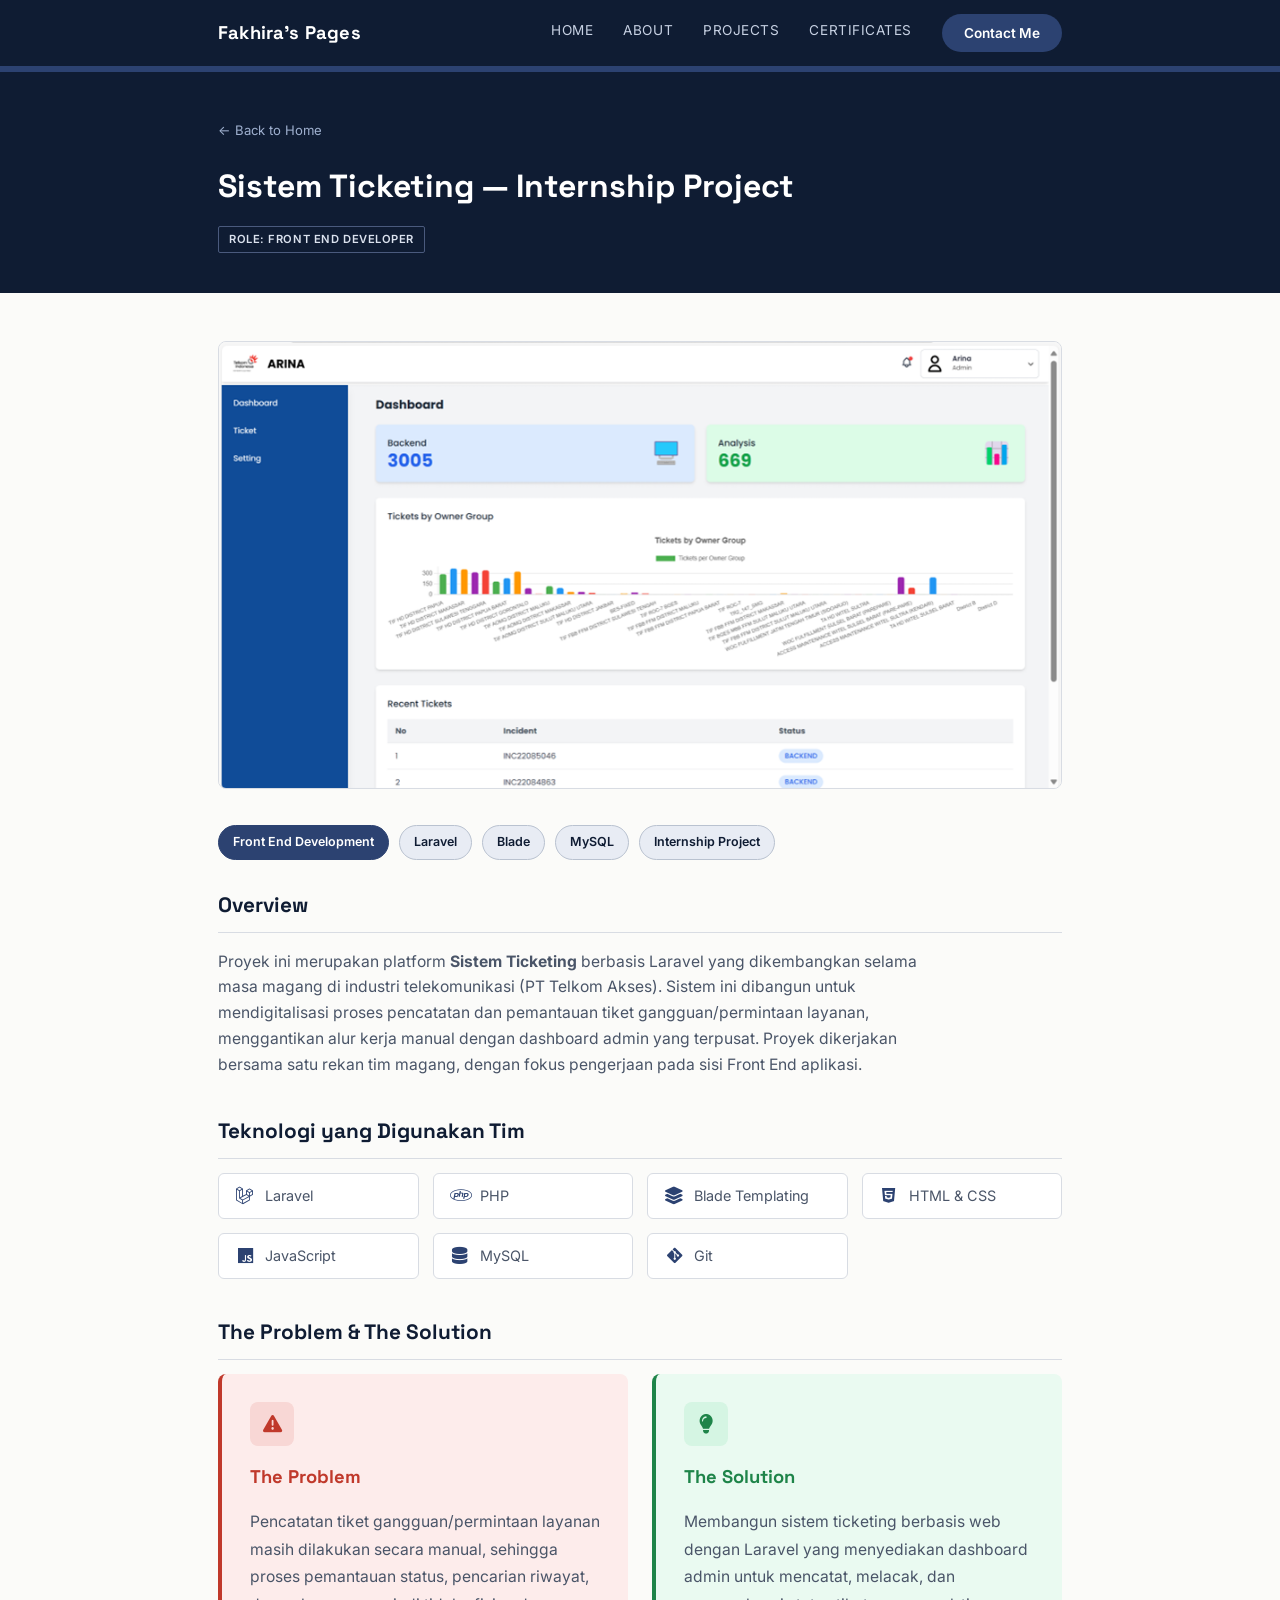
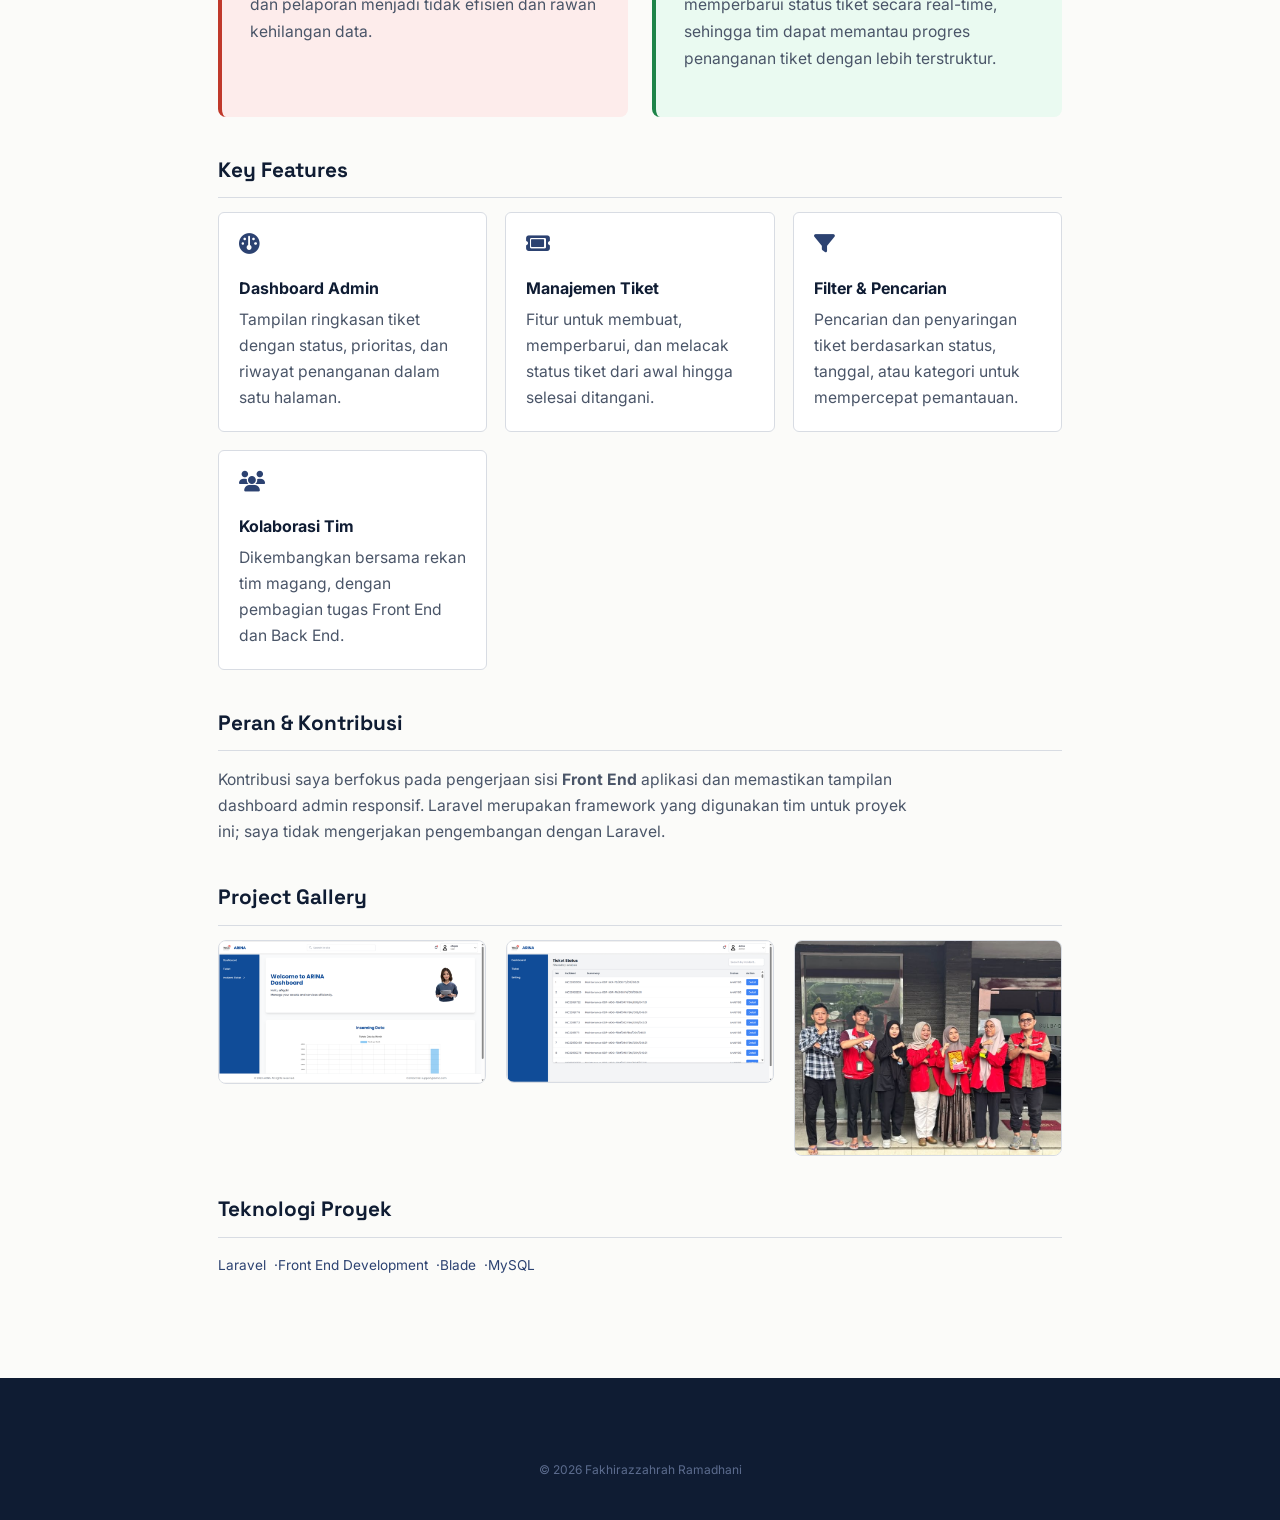
<file: project-ticketing.html>
<!DOCTYPE html>
<html lang="id">
<head>
<meta charset="UTF-8">
<meta name="viewport" content="width=device-width, initial-scale=1.0">
<title>Sistem Ticketing — Fakhirazzahrah Ramadhani</title>
<link rel="preconnect" href="https://fonts.googleapis.com">
<link rel="preconnect" href="https://fonts.gstatic.com" crossorigin>
<link href="https://fonts.googleapis.com/css2?family=Space+Grotesk:wght@500;600;700&family=Inter:wght@400;500;600;700&display=swap" rel="stylesheet">
<link rel="stylesheet" href="style.css">
<link rel="stylesheet" href="https://cdnjs.cloudflare.com/ajax/libs/font-awesome/6.5.1/css/all.min.css">
</head>
<body>

<div class="topnav">
  <div class="container">
    <a class="brand" href="index.html#home">Fakhira's Pages</a>
    <nav>
      <a href="index.html#home">Home</a>
      <a href="index.html#about">About</a>
      <a href="index.html#projects">Projects</a>
      <a href="index.html#certificates">Certificates</a>
      <a href="index.html#contact" class="nav-cta">Contact Me</a>
    </nav>
  </div>
</div>

<header class="detail-hero">
  <div class="container">
    <a class="back-link" href="index.html#projects">← Back to Home</a>
    <h1>Sistem Ticketing — Internship Project</h1>
    <span class="role-badge">Role: Front End Developer</span>
  </div>
</header>

<div class="detail-body">
  <div class="container">

    <div class="detail-block">
      <img class="detail-photo" src="documentation/Arina_Dash_Admin.png" alt="Dashboard admin Sistem Ticketing PT Telkom Akses">
    </div>

    <div class="detail-tags tags-on-light">
      <span class="tag-badge tag-primary">Front End Development</span>
      <span class="tag-badge">Laravel</span>
      <span class="tag-badge">Blade</span>
      <span class="tag-badge">MySQL</span>
      <span class="tag-badge">Internship Project</span>
    </div>

    <div class="detail-block">
      <h2>Overview</h2>
      <p>
        Proyek ini merupakan platform <strong>Sistem Ticketing</strong> berbasis Laravel yang dikembangkan
        selama masa magang di industri telekomunikasi (PT Telkom Akses). Sistem ini dibangun untuk
        mendigitalisasi proses pencatatan dan pemantauan tiket gangguan/permintaan layanan, menggantikan
        alur kerja manual dengan dashboard admin yang terpusat. Proyek dikerjakan bersama satu rekan tim
        magang, dengan fokus pengerjaan pada sisi Front End aplikasi.
      </p>
    </div>

    <div class="detail-block">
      <h2>Teknologi yang Digunakan Tim</h2>
      <div class="tools-grid">
        <div class="tool-chip"><i class="fa-brands fa-laravel"></i> Laravel</div>
        <div class="tool-chip"><i class="fa-brands fa-php"></i> PHP</div>
        <div class="tool-chip"><i class="fa-solid fa-layer-group"></i> Blade Templating</div>
        <div class="tool-chip"><i class="fa-brands fa-html5"></i> HTML &amp; CSS</div>
        <div class="tool-chip"><i class="fa-brands fa-js"></i> JavaScript</div>
        <div class="tool-chip"><i class="fa-solid fa-database"></i> MySQL</div>
        <div class="tool-chip"><i class="fa-brands fa-git-alt"></i> Git</div>
      </div>
    </div>

    <div class="detail-block">
      <h2>The Problem &amp; The Solution</h2>
      <div class="problem-solution">
        <div class="ps-card problem">
          <div class="ps-icon"><i class="fa-solid fa-triangle-exclamation"></i></div>
          <h3>The Problem</h3>
          <p>
            <!-- Sesuaikan sesuai kondisi asli di lapangan -->
            Pencatatan tiket gangguan/permintaan layanan masih dilakukan secara manual, sehingga proses
            pemantauan status, pencarian riwayat, dan pelaporan menjadi tidak efisien dan rawan kehilangan
            data.
          </p>
        </div>
        <div class="ps-card solution">
          <div class="ps-icon"><i class="fa-solid fa-lightbulb"></i></div>
          <h3>The Solution</h3>
          <p>
            Membangun sistem ticketing berbasis web dengan Laravel yang menyediakan dashboard admin untuk
            mencatat, melacak, dan memperbarui status tiket secara real-time, sehingga tim dapat memantau
            progres penanganan tiket dengan lebih terstruktur.
          </p>
        </div>
      </div>
    </div>

    <div class="detail-block">
      <h2>Key Features</h2>
      <div class="features-grid">
        <div class="feature-card">
          <i class="fa-solid fa-gauge"></i>
          <h4>Dashboard Admin</h4>
          <p>Tampilan ringkasan tiket dengan status, prioritas, dan riwayat penanganan dalam satu halaman.</p>
        </div>
        <div class="feature-card">
          <i class="fa-solid fa-ticket"></i>
          <h4>Manajemen Tiket</h4>
          <p>Fitur untuk membuat, memperbarui, dan melacak status tiket dari awal hingga selesai ditangani.</p>
        </div>
        <div class="feature-card">
          <i class="fa-solid fa-filter"></i>
          <h4>Filter &amp; Pencarian</h4>
          <p>Pencarian dan penyaringan tiket berdasarkan status, tanggal, atau kategori untuk mempercepat pemantauan.</p>
        </div>
        <div class="feature-card">
          <i class="fa-solid fa-users"></i>
          <h4>Kolaborasi Tim</h4>
          <p>Dikembangkan bersama rekan tim magang, dengan pembagian tugas Front End dan Back End.</p>
        </div>
      </div>
    </div>

    <div class="detail-block">
      <h2>Peran &amp; Kontribusi</h2>
      <p>Kontribusi saya berfokus pada pengerjaan sisi <strong>Front End</strong> aplikasi dan memastikan tampilan dashboard admin responsif. Laravel merupakan framework yang digunakan tim untuk proyek ini; saya tidak mengerjakan pengembangan dengan Laravel.</p>
    </div>

    <div class="detail-block">
      <h2>Project Gallery</h2>
      <div class="gallery-grid">
        <img src="documentation/Picture1.png" alt="Tampilan dashboard user ">
        <img src="documentation/ticket_status_arina.png" alt=" Sistem Ticketing">
         <img src="documentation/WhatsApp Image 2026-07-21 at 01.42.37.jpeg" alt="Foto Dokumentasi bersama supervisor">
        <!-- Tambahkan gambar lain di sini jika ada, ganti src sesuai path kamu -->
      </div>
    </div>

    <div class="detail-block">
      <h2>Teknologi Proyek</h2>
      <div class="stack stack-box">
        <span>Laravel</span>·<span>Front End Development</span>·<span>Blade</span>·<span>MySQL</span>
      </div>
    </div>

  </div>
</div>

<footer>
  <div class="container">
    <div class="fine">© 2026 Fakhirazzahrah Ramadhani</div>
  </div>
</footer>

</body>
</html>
</file>
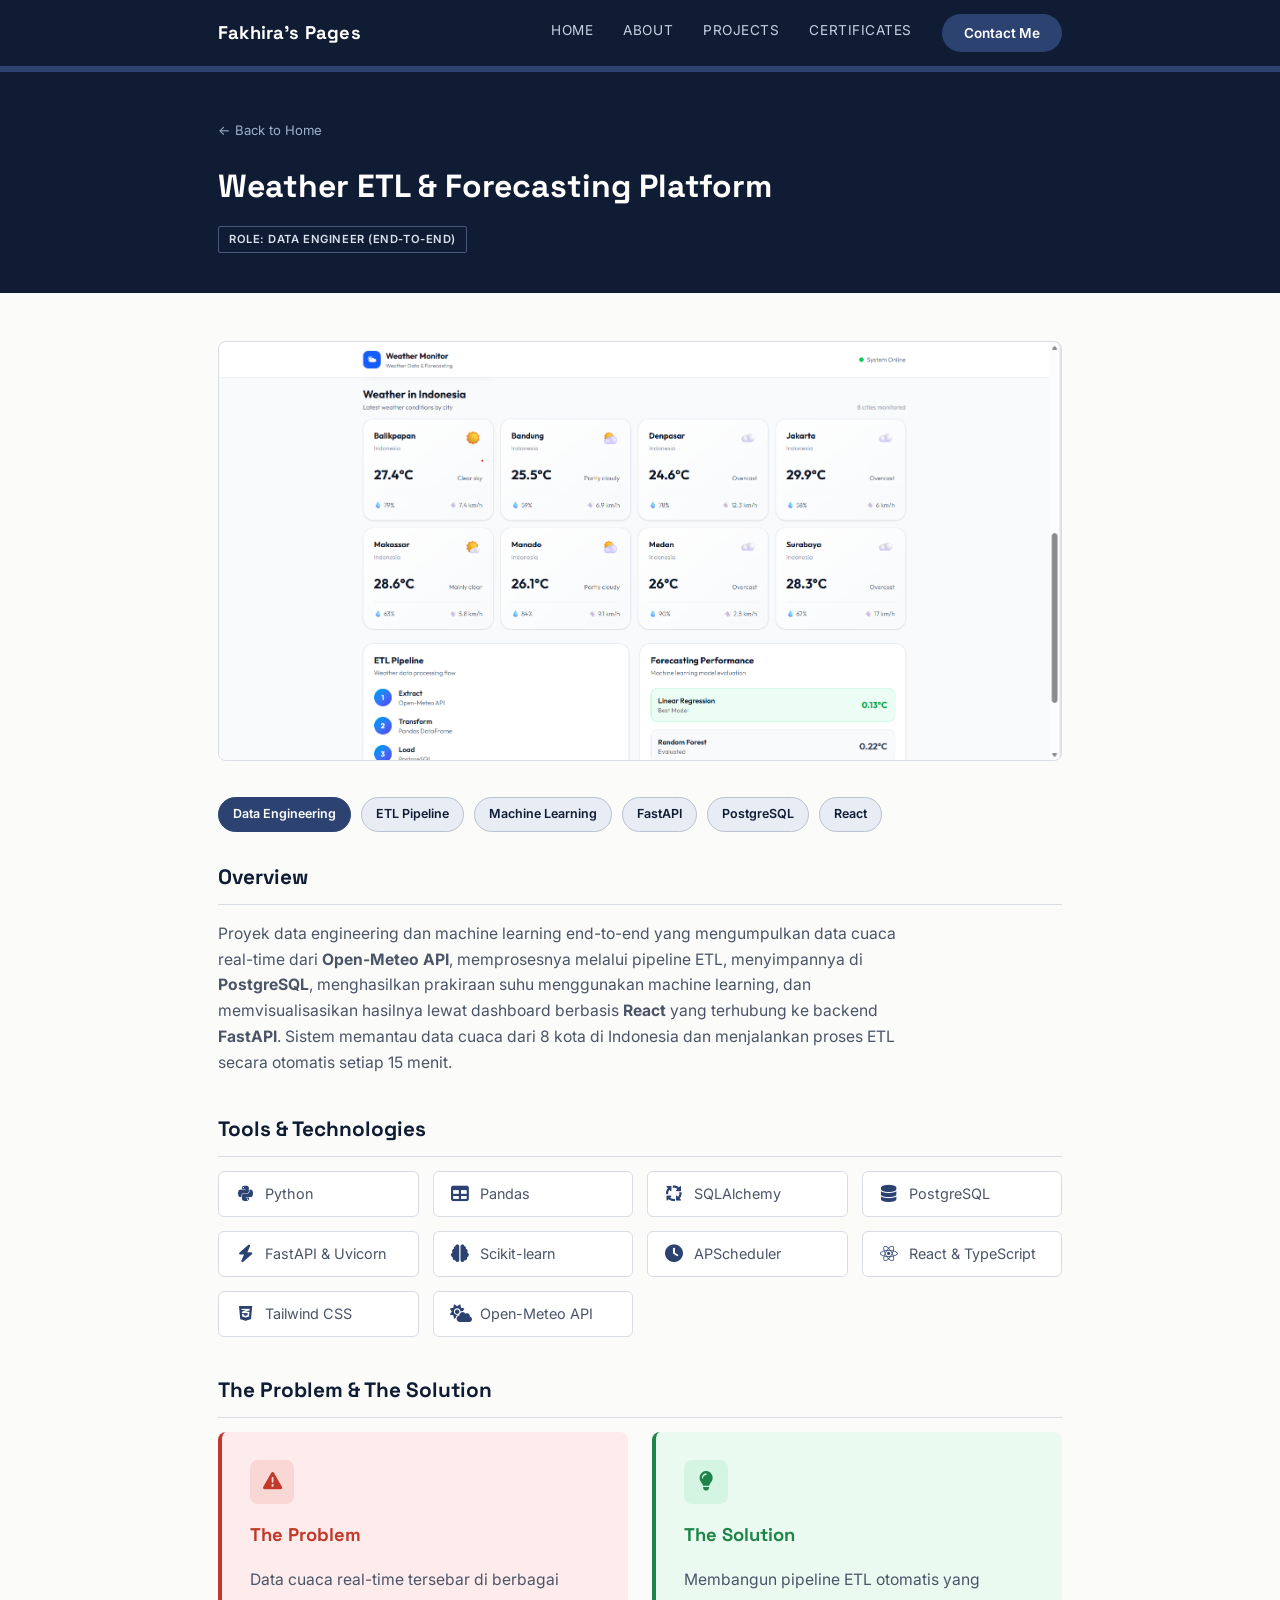
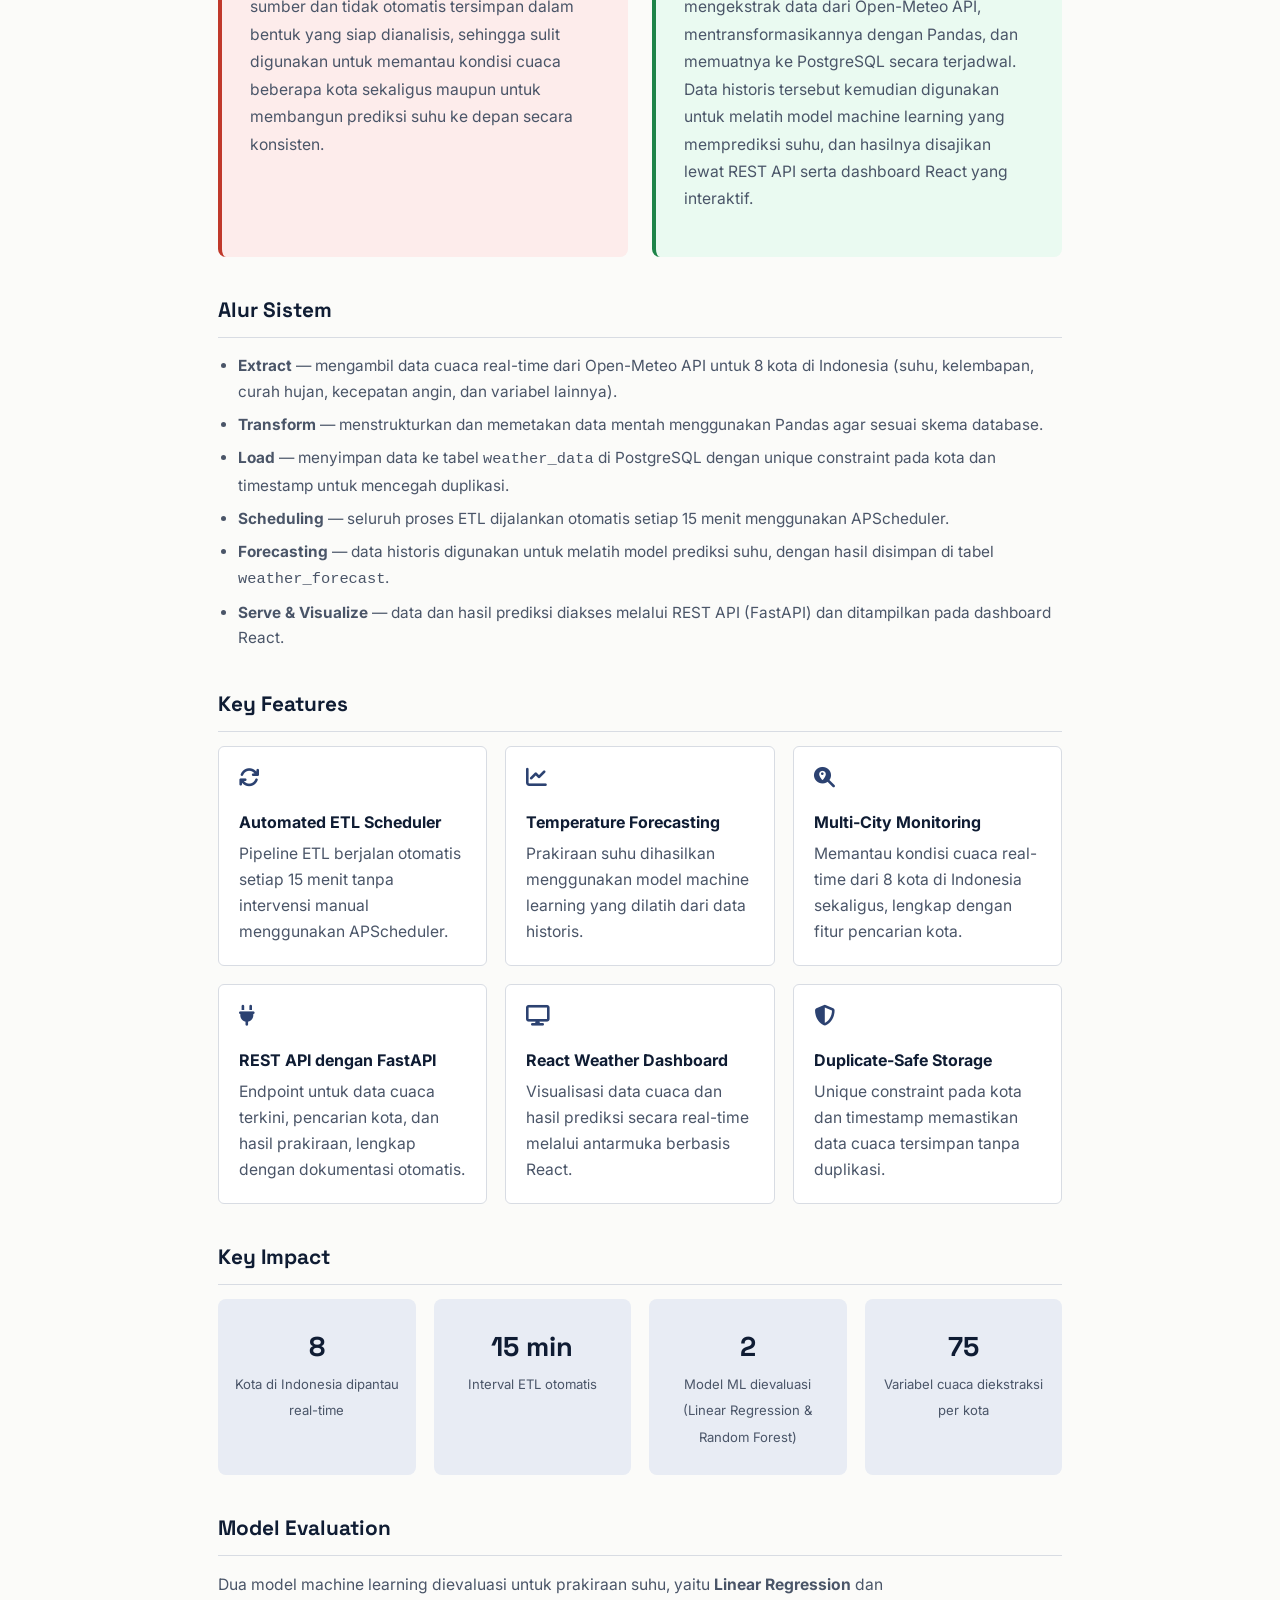
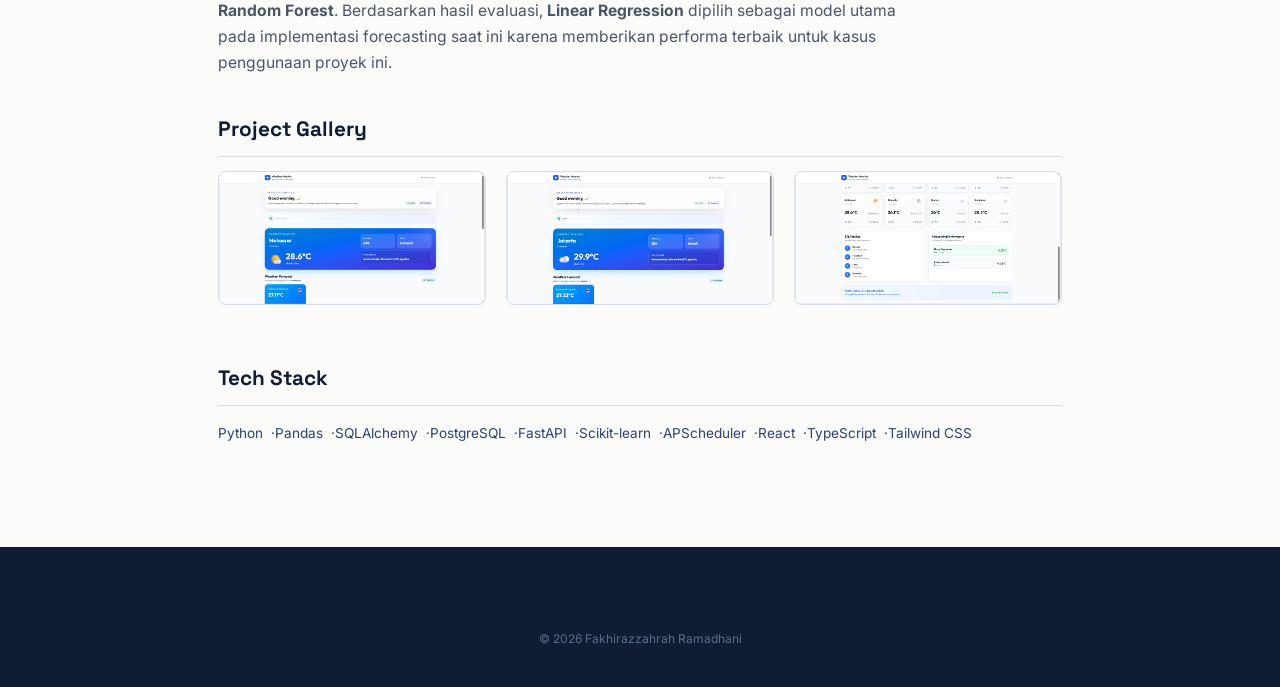
<file: project-weather.html>
<!DOCTYPE html>
<html lang="id">
<head>
<meta charset="UTF-8">
<meta name="viewport" content="width=device-width, initial-scale=1.0">
<title>Weather ETL &amp; Forecasting Platform — Fakhirazzahrah Ramadhani</title>
<link rel="preconnect" href="https://fonts.googleapis.com">
<link rel="preconnect" href="https://fonts.gstatic.com" crossorigin>
<link href="https://fonts.googleapis.com/css2?family=Space+Grotesk:wght@500;600;700&family=Inter:wght@400;500;600;700&display=swap" rel="stylesheet">
<link rel="stylesheet" href="style.css">
<link rel="stylesheet" href="https://cdnjs.cloudflare.com/ajax/libs/font-awesome/6.5.1/css/all.min.css">
</head>
<body>

<div class="topnav">
  <div class="container">
    <a class="brand" href="index.html#home">Fakhira's Pages</a>
    <nav>
      <a href="index.html#home">Home</a>
      <a href="index.html#about">About</a>
      <a href="index.html#projects">Projects</a>
      <a href="index.html#certificates">Certificates</a>
      <a href="index.html#contact" class="nav-cta">Contact Me</a>
    </nav>
  </div>
</div>

<header class="detail-hero">
  <div class="container">
    <a class="back-link" href="index.html#projects">← Back to Home</a>
    <h1>Weather ETL &amp; Forecasting Platform</h1>
    <span class="role-badge">Role: Data Engineer (End-to-End)</span>
  </div>
</header>

<div class="detail-body">
  <div class="container">

    <div class="detail-block">
      <img class="detail-photo" src="documentation/page2Weather.png" alt="Dashboard Weather ETL & Forecasting Platform">
    </div>

    <div class="detail-tags tags-on-light">
      <span class="tag-badge tag-primary">Data Engineering</span>
      <span class="tag-badge">ETL Pipeline</span>
      <span class="tag-badge">Machine Learning</span>
      <span class="tag-badge">FastAPI</span>
      <span class="tag-badge">PostgreSQL</span>
      <span class="tag-badge">React</span>
    </div>

    <div class="detail-block">
      <h2>Overview</h2>
      <p>
        Proyek data engineering dan machine learning end-to-end yang mengumpulkan data cuaca real-time dari
        <strong>Open-Meteo API</strong>, memprosesnya melalui pipeline ETL, menyimpannya di
        <strong>PostgreSQL</strong>, menghasilkan prakiraan suhu menggunakan machine learning, dan
        memvisualisasikan hasilnya lewat dashboard berbasis <strong>React</strong> yang terhubung ke backend
        <strong>FastAPI</strong>. Sistem memantau data cuaca dari 8 kota di Indonesia dan menjalankan proses
        ETL secara otomatis setiap 15 menit.
      </p>
    </div>

    <div class="detail-block">
      <h2>Tools &amp; Technologies</h2>
      <div class="tools-grid">
        <div class="tool-chip"><i class="fa-brands fa-python"></i> Python</div>
        <div class="tool-chip"><i class="fa-solid fa-table"></i> Pandas</div>
        <div class="tool-chip"><i class="fa-solid fa-arrows-spin"></i> SQLAlchemy</div>
        <div class="tool-chip"><i class="fa-solid fa-database"></i> PostgreSQL</div>
        <div class="tool-chip"><i class="fa-solid fa-bolt"></i> FastAPI &amp; Uvicorn</div>
        <div class="tool-chip"><i class="fa-solid fa-brain"></i> Scikit-learn</div>
        <div class="tool-chip"><i class="fa-solid fa-clock"></i> APScheduler</div>
        <div class="tool-chip"><i class="fa-brands fa-react"></i> React &amp; TypeScript</div>
        <div class="tool-chip"><i class="fa-brands fa-css3-alt"></i> Tailwind CSS</div>
        <div class="tool-chip"><i class="fa-solid fa-cloud-sun"></i> Open-Meteo API</div>
      </div>
    </div>

    <div class="detail-block">
      <h2>The Problem &amp; The Solution</h2>
      <div class="problem-solution">
        <div class="ps-card problem">
          <div class="ps-icon"><i class="fa-solid fa-triangle-exclamation"></i></div>
          <h3>The Problem</h3>
          <p>
            Data cuaca real-time tersebar di berbagai sumber dan tidak otomatis tersimpan dalam bentuk yang
            siap dianalisis, sehingga sulit digunakan untuk memantau kondisi cuaca beberapa kota sekaligus
            maupun untuk membangun prediksi suhu ke depan secara konsisten.
          </p>
        </div>
        <div class="ps-card solution">
          <div class="ps-icon"><i class="fa-solid fa-lightbulb"></i></div>
          <h3>The Solution</h3>
          <p>
            Membangun pipeline ETL otomatis yang mengekstrak data dari Open-Meteo API, mentransformasikannya
            dengan Pandas, dan memuatnya ke PostgreSQL secara terjadwal. Data historis tersebut kemudian
            digunakan untuk melatih model machine learning yang memprediksi suhu, dan hasilnya disajikan
            lewat REST API serta dashboard React yang interaktif.
          </p>
        </div>
      </div>
    </div>

    <div class="detail-block">
      <h2>Alur Sistem</h2>
      <ul>
        <li><strong>Extract</strong> — mengambil data cuaca real-time dari Open-Meteo API untuk 8 kota di Indonesia (suhu, kelembapan, curah hujan, kecepatan angin, dan variabel lainnya).</li>
        <li><strong>Transform</strong> — menstrukturkan dan memetakan data mentah menggunakan Pandas agar sesuai skema database.</li>
        <li><strong>Load</strong> — menyimpan data ke tabel <code>weather_data</code> di PostgreSQL dengan unique constraint pada kota dan timestamp untuk mencegah duplikasi.</li>
        <li><strong>Scheduling</strong> — seluruh proses ETL dijalankan otomatis setiap 15 menit menggunakan APScheduler.</li>
        <li><strong>Forecasting</strong> — data historis digunakan untuk melatih model prediksi suhu, dengan hasil disimpan di tabel <code>weather_forecast</code>.</li>
        <li><strong>Serve &amp; Visualize</strong> — data dan hasil prediksi diakses melalui REST API (FastAPI) dan ditampilkan pada dashboard React.</li>
      </ul>
    </div>

    <div class="detail-block">
      <h2>Key Features</h2>
      <div class="features-grid">
        <div class="feature-card">
          <i class="fa-solid fa-arrows-rotate"></i>
          <h4>Automated ETL Scheduler</h4>
          <p>Pipeline ETL berjalan otomatis setiap 15 menit tanpa intervensi manual menggunakan APScheduler.</p>
        </div>
        <div class="feature-card">
          <i class="fa-solid fa-chart-line"></i>
          <h4>Temperature Forecasting</h4>
          <p>Prakiraan suhu dihasilkan menggunakan model machine learning yang dilatih dari data historis.</p>
        </div>
        <div class="feature-card">
          <i class="fa-solid fa-magnifying-glass-location"></i>
          <h4>Multi-City Monitoring</h4>
          <p>Memantau kondisi cuaca real-time dari 8 kota di Indonesia sekaligus, lengkap dengan fitur pencarian kota.</p>
        </div>
        <div class="feature-card">
          <i class="fa-solid fa-plug"></i>
          <h4>REST API dengan FastAPI</h4>
          <p>Endpoint untuk data cuaca terkini, pencarian kota, dan hasil prakiraan, lengkap dengan dokumentasi otomatis.</p>
        </div>
        <div class="feature-card">
          <i class="fa-solid fa-display"></i>
          <h4>React Weather Dashboard</h4>
          <p>Visualisasi data cuaca dan hasil prediksi secara real-time melalui antarmuka berbasis React.</p>
        </div>
        <div class="feature-card">
          <i class="fa-solid fa-shield-halved"></i>
          <h4>Duplicate-Safe Storage</h4>
          <p>Unique constraint pada kota dan timestamp memastikan data cuaca tersimpan tanpa duplikasi.</p>
        </div>
      </div>
    </div>

    <div class="detail-block">
      <h2>Key Impact</h2>
      <div class="impact-grid">
        <div class="impact-card">
          <span class="impact-number">8</span>
          <span class="impact-label">Kota di Indonesia dipantau real-time</span>
        </div>
        <div class="impact-card">
          <span class="impact-number">15 min</span>
          <span class="impact-label">Interval ETL otomatis</span>
        </div>
        <div class="impact-card">
          <span class="impact-number">2</span>
          <span class="impact-label">Model ML dievaluasi (Linear Regression &amp; Random Forest)</span>
        </div>
        <div class="impact-card">
          <span class="impact-number">75</span>
          <span class="impact-label">Variabel cuaca diekstraksi per kota</span>
        </div>
      </div>
    </div>

    <div class="detail-block">
      <h2>Model Evaluation</h2>
      <p>
        Dua model machine learning dievaluasi untuk prakiraan suhu, yaitu <strong>Linear Regression</strong>
        dan <strong>Random Forest</strong>. Berdasarkan hasil evaluasi, <strong>Linear Regression</strong>
        dipilih sebagai model utama pada implementasi forecasting saat ini karena memberikan performa
        terbaik untuk kasus penggunaan proyek ini.
      </p>
    </div>

    <div class="detail-block">
      <h2>Project Gallery</h2>
      <div class="gallery-grid">
       <img src="documentation/DashboardWeather.png" alt="DashboardWeather ">
       <img src="documentation/searchWeather.png" alt="searchWeather ">
       <img src="documentation/page3Weather.png" alt="DashboardWeather1 ">
      </div>
    </div>

    <div class="detail-block">
      <h2>Tech Stack</h2>
      <div class="stack stack-box">
        <span>Python</span>·<span>Pandas</span>·<span>SQLAlchemy</span>·<span>PostgreSQL</span>·<span>FastAPI</span>·<span>Scikit-learn</span>·<span>APScheduler</span>·<span>React</span>·<span>TypeScript</span>·<span>Tailwind CSS</span>
      </div>
    </div>

  </div>
</div>

<footer>
  <div class="container">
    <div class="fine">© 2026 Fakhirazzahrah Ramadhani</div>
  </div>
</footer>

</body>
</html>
</file>
<file: style.css>
:root{
  --navy-deep:  #0f1c33;
  --navy:       #1b2d52;
  --navy-mid:   #2c4271;
  --navy-soft:  #e8ecf4;
  --paper:      #fbfbf9;
  --card:       #ffffff;
  --ink:        #1b2230;
  --ink-soft:   #4a5568;
  --line:       #d8dce3;
  --rule:       #b9c2d0;
  --wa-green:   #25D366;
}

*{ box-sizing:border-box; }
html{ scroll-behavior:smooth; }

body{
  margin:0;
  background:var(--paper);
  color:var(--ink);
  font-family:'Inter', sans-serif;
  font-size:16px;
  line-height:1.65;
  -webkit-font-smoothing:antialiased;
  -moz-osx-font-smoothing:grayscale;
  font-synthesis:none;
}

h1,h2,h3{
  font-family:'Space Grotesk', sans-serif;
  color:var(--navy-deep);
  margin:0;
  font-weight:700;
  text-rendering:optimizeLegibility;
}

a{ color:var(--navy-mid); }

.container{
  max-width:900px;
  margin:0 auto;
  padding:0 28px;
}

/* ---------- TOP NAV ---------- */
.topnav{
  background:var(--navy-deep);
  border-bottom:6px solid var(--navy-mid);
  position:sticky;
  top:0;
  z-index:50;
}
.topnav .container{
  display:flex;
  align-items:center;
  justify-content:space-between;
  padding-top:14px;
  padding-bottom:14px;
}
.brand{
  font-family:'Space Grotesk', sans-serif;
  color:#fff;
  font-size:1.15rem;
  font-weight:700;
  text-decoration:none;
  letter-spacing:.01em;
  line-height:1;
}
.topnav nav{
  display:flex;
  align-items:center;
  gap:30px;
  flex-wrap:wrap;
}
.topnav nav a{
  position:relative;
  display:inline-block;
  color:#c7d1e3;
  text-decoration:none;
  font-size:.85rem;
  letter-spacing:.04em;
  text-transform:uppercase;
  line-height:1;
  padding-bottom:5px;
  transition:color .2s ease;
}
.topnav nav a::after{
  content:"";
  position:absolute;
  left:0;
  bottom:0;
  width:0;
  height:2px;
  background:#fff;
  transition:width .25s ease;
}
.topnav nav a.nav-cta{
  display:inline-flex;
  align-items:center;
  justify-content:center;
  background:var(--navy-mid);
  color:#fff !important;
  padding:0 22px;
  height:38px;
  border-radius:999px;
  font-weight:600;
  font-size:.85rem;
  text-transform:none !important;
  letter-spacing:normal !important;
  line-height:normal;
  transition:background .2s ease, transform .2s ease;
}
.topnav nav a.nav-cta::after{
  display:none;
}
.topnav nav a.nav-cta:hover{
  background:#3a5590;
  transform:translateY(-2px);
}
.topnav nav a:hover{ color:#fff; }
.topnav nav a:hover::after{ width:100%; }

/* ---------- HERO ---------- */
.hero-flex{
  display:flex;
  align-items:center;
  justify-content:space-between;
  gap:48px;
}
.hero-text{
  flex:1;
  min-width:280px;
}
.hero-photo{
  flex-shrink:0;
}
.hero-photo img{
  width:190px;
  height:190px;
  object-fit:cover;
  object-position:center 20%;
  border-radius:50%;
  border:3px solid var(--navy-mid);
  transition:transform .3s ease;
}
.hero-photo img:hover{
  transform:scale(2.04);
}

@media (max-width:700px){
  .hero-flex{
    flex-direction:column-reverse;
    text-align:center;
    gap:28px;
  }
  .hero-links{
    justify-content:center;
  }
  .hero-photo img{
    width:150px;
    height:150px;
  }
}
header.hero{
  background:var(--navy-deep);
  color:#f2f4f8;
  padding:56px 0 60px;
}
header.hero .eyebrow{
  letter-spacing:.14em;
  text-transform:uppercase;
  font-size:.72rem;
  color:#9fb0cf;
  margin-bottom:14px;
}
header.hero h1{
  color:#fff;
  font-size:2.4rem;
  font-weight:700;
}
header.hero .role-line{
  margin-top:10px;
  font-size:1.05rem;
  color:#c7d1e3;
  max-width:640px;
}
.hero-links{
  margin-top:26px;
  display:flex;
  gap:14px;
  flex-wrap:wrap;
}
.btn{
  display:inline-block;
  padding:10px 20px;
  font-size:.88rem;
  font-weight:600;
  text-decoration:none;
  border-radius:2px;
  border:1px solid transparent;
  transition:transform .2s ease, box-shadow .2s ease, background .2s ease;
}
.btn-solid{
  background:#fff;
  color:var(--navy-deep);
}
.btn-solid:hover{
  transform:translateY(-2px);
  box-shadow:0 8px 20px rgba(0,0,0,.25);
}
.btn-outline{
  border-color:#5b6f96;
  color:#e7ecf5;
}
.btn-outline:hover{
  background:rgba(255,255,255,.08);
  transform:translateY(-2px);
}

/* ---------- SCROLL REVEAL ---------- */
.reveal{
  opacity:0;
  transform:translateY(24px);
  transition:opacity .7s ease, transform .7s ease;
}
.reveal.is-visible{
  opacity:1;
  transform:translateY(0);
}

/* ---------- SECTIONS ---------- */
section{
  padding:56px 0;
  border-bottom:1px solid var(--line);
}
section:last-of-type{ border-bottom:none; }

.section-label{
  font-size:.75rem;
  letter-spacing:.16em;
  text-transform:uppercase;
  color:var(--navy-mid);
  font-weight:600;
  margin-bottom:8px;
}
section h2{
  font-size:1.7rem;
  margin-bottom:22px;
}

.about-text{
  max-width:700px;
  color:var(--ink-soft);
  font-size:1.02rem;
}

/* ---------- SKILLS ---------- */
.skills-grid {
  display: grid;
  grid-template-columns: repeat(2, minmax(0, 1fr));
  gap: 40px 32px;
  max-width: 1000px;
  margin: 0 auto;
}

.skill-category h3 {
  font-size: 13px;
  font-weight: 700;
  letter-spacing: 0.05em;
  text-transform: uppercase;
  padding-bottom: 10px;
  border-bottom: 1px solid var(--line);
  margin-bottom: 16px;
}

.skills-icon-list {
  list-style: none;
  padding: 0;
  margin: 0;
}
.skills-icon-list li {
  display: flex;
  align-items: flex-start;
  gap: 12px;
  margin-bottom: 14px;
  line-height: 1.4;
  color: var(--ink-soft);
  transition: color .2s ease, transform .2s ease;
}
.skills-icon-list li:hover{
  color: var(--navy-deep);
  transform: translateX(4px);
}
.skills-icon-list i {
  width: 20px;
  text-align: center;
  margin-top: 2px;
  color: var(--navy-mid);
  transition: transform .2s ease;
}
.skills-icon-list li:hover i{
  transform: scale(1.2);
}

@media (max-width: 900px) {
  .skills-grid { grid-template-columns: repeat(2, 1fr); }
}
@media (max-width: 560px) {
  .skills-grid { grid-template-columns: 1fr; }
}

/* ---------- PROJECT CARDS (preview grid) ---------- */
.project-filters{
  display:flex;
  flex-wrap:wrap;
  gap:10px;
  margin:24px 0 28px;
}
.project-filter{
  appearance:none;
  border:1px solid var(--line);
  border-radius:999px;
  background:var(--card);
  color:var(--ink-soft);
  padding:9px 16px;
  font:600 .88rem Inter,sans-serif;
  cursor:pointer;
  transition:background .2s ease,color .2s ease,border-color .2s ease;
}
.project-filter:hover,.project-filter.is-active{
  background:var(--navy-deep);
  border-color:var(--navy-deep);
  color:#fff;
}
.project-card[hidden]{display:none;}
.project-grid{
  display:grid;
  grid-template-columns:repeat(auto-fit, minmax(260px,1fr));
  gap:24px;
}
.project-card{
  background:var(--card);
  border:1px solid var(--line);
  border-radius:3px;
  padding:24px;
  display:flex;
  flex-direction:column;
  transition:border-color .2s ease, transform .25s ease, box-shadow .25s ease;
}
.project-card > .detail-block,.project-card > .detail-hero-image{
  height:180px;
  margin:0 0 18px;
  overflow:hidden;
  border-radius:3px;
}
.project-card > .detail-block .detail-photo,.project-card > .detail-hero-image img{
  display:block;
  width:100%;
  height:100%;
  object-fit:contain;
}
.project-card:hover{
  border-color:var(--navy-mid);
  transform:translateY(-5px);
  box-shadow:0 14px 28px rgba(15,28,51,.1);
}
.project-card .role-badge{ margin-bottom:14px; align-self:flex-start; }
.project-card h3{
  font-size:1.1rem;
  margin-bottom:10px;
}
.project-card p{
  color:var(--ink-soft);
  font-size:.92rem;
  flex-grow:1;
  margin:0 0 16px;
}
.project-card .stack{ margin-bottom:16px; }
.card-link{
  font-size:.85rem;
  font-weight:600;
  text-decoration:none;
  border-bottom:1px solid var(--navy-mid);
  align-self:flex-start;
  transition:letter-spacing .2s ease;
}
.card-link:hover{
  letter-spacing:.02em;
}

.role-badge{
  display:inline-block;
  font-size:.7rem;
  letter-spacing:.05em;
  text-transform:uppercase;
  font-weight:600;
  color:var(--navy-deep);
  background:var(--navy-soft);
  border:1px solid var(--rule);
  padding:3px 10px;
  border-radius:2px;
  white-space:nowrap;
}

.stack{
  font-size:.85rem;
  color:var(--navy-mid);
}
.stack span{
  display:inline-block;
  margin:2px 8px 2px 0;
}

/* ---------- CERTIFICATES ---------- */
.cert-grid{
  display:grid;
  grid-template-columns:repeat(auto-fit, minmax(220px,1fr));
  gap:20px;
}
.cert-card{
  background:var(--card);
  border:1px solid var(--line);
  border-radius:3px;
  overflow:hidden;
  transition:transform .25s ease, box-shadow .25s ease;
}
.cert-card:hover{
  transform:translateY(-4px);
  box-shadow:0 14px 28px rgba(15,28,51,.1);
}
.cert-card img{
  display:block;
  width:100%;
  height:170px;
  object-fit:contain;
  padding:14px;
  border-bottom:1px solid var(--line);
  background:var(--navy-soft);
  transition:transform .3s ease;
}
.cert-card:hover img{
  transform:scale(1.05);
}
.cert-card .cert-body{
  padding:16px 20px 20px;
}
.cert-card h3{
  font-size:.98rem;
  margin-bottom:6px;
}
.cert-card .cert-org{
  font-size:.85rem;
  color:var(--navy-mid);
  margin-bottom:4px;
}
.cert-card .cert-date{
  font-size:.8rem;
  color:var(--ink-soft);
}
.cert-placeholder{
  border:1px dashed var(--rule);
  border-radius:3px;
  padding:28px;
  text-align:center;
  color:var(--ink-soft);
  font-size:.92rem;
}

/* ---------- EXPERIENCE ---------- */
.exp-item{ display:flex; gap:22px; }
.exp-date{
  min-width:130px;
  color:var(--ink-soft);
  font-size:.88rem;
  padding-top:2px;
}
.exp-body h3{
  font-size:1.1rem;
  margin-bottom:4px;
}
.exp-org{
  font-size:.9rem;
  color:var(--navy-mid);
  margin-bottom:8px;
}
.exp-body p{ color:var(--ink-soft); font-size:.95rem; }

/* ---------- CONTACT / FOOTER ---------- */
footer{
  background:var(--navy-deep);
  color:#dbe2ee;
  padding:48px 0 40px;
  text-align:center;
}
footer h2{ color:#fff; font-size:1.5rem; margin-bottom:14px; }
footer p{ color:#aebbd2; margin-bottom:22px; }

.contact-links{
  display:flex;
  justify-content:center;
  gap:18px;
  flex-wrap:wrap;
}
.contact-links a{
  display:flex;
  align-items:center;
  justify-content:center;
  width:46px;
  height:46px;
  border-radius:50%;
  background:rgba(255,255,255,.06);
  border:1px solid #4a5a7d;
  color:#f2f4f8;
  font-size:1.15rem;
  text-decoration:none;
  transition:background .2s ease, transform .2s ease, border-color .2s ease;
}
.contact-links a:hover{
  background:var(--navy-mid);
  border-color:var(--navy-mid);
  transform:translateY(-4px);
}

footer .fine{
  margin-top:34px;
  font-size:.75rem;
  color:#5c6c8e;
}

/* ---------- FLOATING WHATSAPP BUTTON ---------- */
.wa-float{
  position:fixed;
  right:24px;
  bottom:24px;
  width:58px;
  height:58px;
  border-radius:50%;
  background:var(--wa-green);
  color:#fff;
  display:flex;
  align-items:center;
  justify-content:center;
  font-size:1.6rem;
  text-decoration:none;
  box-shadow:0 8px 22px rgba(0,0,0,.28);
  z-index:100;
  animation:wa-pulse 2.4s infinite;
  transition:transform .2s ease;
}
.wa-float:hover{
  transform:scale(1.08);
}
@keyframes wa-pulse{
  0%   { box-shadow:0 8px 22px rgba(0,0,0,.28), 0 0 0 0 rgba(37,211,102,.55); }
  70%  { box-shadow:0 8px 22px rgba(0,0,0,.28), 0 0 0 14px rgba(37,211,102,0); }
  100% { box-shadow:0 8px 22px rgba(0,0,0,.28), 0 0 0 0 rgba(37,211,102,0); }
}

@media (max-width:600px){
  .wa-float{
    right:16px;
    bottom:16px;
    width:52px;
    height:52px;
    font-size:1.4rem;
  }
}

/* ---------- PROJECT DETAIL PAGE ---------- */
.detail-photo{
  width:100%;
  height:auto;
  max-height:none;
  object-fit:contain;
  object-position:center;
  border-radius:8px;
  border:1px solid var(--line);
  margin-bottom:8px;
  display:block;
}

/* ---------- DETAIL HERO: TAG BADGES ---------- */
.detail-tags{
  display:flex;
  flex-wrap:wrap;
  gap:10px;
  margin-top:18px;
}
.tag-badge{
  display:inline-block;
  padding:6px 14px;
  border-radius:999px;
  font-size:.78rem;
  font-weight:600;
  background:rgba(255,255,255,.08);
  border:1px solid #4a5a7d;
  color:#dbe2ee;
}
.tag-badge.tag-primary{
  background:var(--navy-mid);
  border-color:var(--navy-mid);
  color:#fff;
}

/* Varian tag badge untuk dipakai di atas latar putih (di luar header biru) */
.detail-tags.tags-on-light{
  margin-top:0;
  margin-bottom:28px;
}
.detail-tags.tags-on-light .tag-badge{
  background:var(--navy-soft);
  border:1px solid var(--rule);
  color:var(--navy-deep);
}
.detail-tags.tags-on-light .tag-badge.tag-primary{
  background:var(--navy-mid);
  border-color:var(--navy-mid);
  color:#fff;
}

/* ---------- BIG HERO IMAGE BELOW HEADER ---------- */
.detail-hero-image{
  margin-top:0;
  margin-bottom:40px;
}
.detail-hero-image img{
  width:100%;
  height:auto;
  max-height:none;
  object-fit:contain;
  border-radius:10px;
  border:1px solid var(--line);
  box-shadow:0 20px 40px rgba(15,28,51,.15);
  display:block;
}

/* ---------- SIDE-BY-SIDE DETAIL LAYOUT ---------- */
.detail-grid{
  display:grid;
  grid-template-columns:2fr 1fr;
  gap:40px;
  align-items:start;
}
.detail-sidebar{
  position:sticky;
  top:80px;
  display:flex;
  flex-direction:column;
  gap:24px;
}
.sidebar-box{
  background:var(--card);
  border:1px solid var(--line);
  border-radius:8px;
  padding:22px;
}
.sidebar-box h3{
  font-family:'Space Grotesk', sans-serif;
  font-size:1rem;
  margin-bottom:16px;
  display:flex;
  align-items:center;
  gap:8px;
  color:var(--navy-deep);
}
.sidebar-feature-list{
  list-style:none;
  margin:0;
  padding:0;
}
.sidebar-feature-list li{
  display:flex;
  align-items:flex-start;
  gap:10px;
  font-size:.87rem;
  color:var(--ink-soft);
  margin-bottom:13px;
  line-height:1.5;
}
.sidebar-feature-list li:last-child{ margin-bottom:0; }
.sidebar-feature-list i{
  color:var(--navy-mid);
  margin-top:3px;
  flex-shrink:0;
}
.sidebar-impact-list{
  display:flex;
  flex-direction:column;
  gap:12px;
}
.sidebar-impact-item{
  background:var(--navy-soft);
  border-radius:6px;
  padding:12px 14px;
}
.sidebar-impact-item .impact-number{
  font-size:1.25rem;
}
.sidebar-impact-item .impact-label{
  font-size:.78rem;
  margin-top:2px;
}

/* Problem/Solution dipaksa 1 kolom kalau dalam layout sempit (sidebar) */
.problem-solution.stacked{
  grid-template-columns:1fr;
}

@media (max-width:860px){
  .detail-grid{ grid-template-columns:1fr; }
  .detail-sidebar{ position:static; }
}

.tools-grid{
  display:grid;
  grid-template-columns:repeat(auto-fit, minmax(180px,1fr));
  gap:14px;
}
.tool-chip{
  display:flex;
  align-items:center;
  gap:10px;
  padding:10px 16px;
  background:var(--card);
  border:1px solid var(--line);
  border-radius:6px;
  font-size:.9rem;
  color:var(--ink-soft);
  transition:border-color .2s ease, transform .2s ease;
}
.tool-chip:hover{
  border-color:var(--navy-mid);
  transform:translateY(-2px);
}
.tool-chip i{
  color:var(--navy-mid);
  font-size:1.1rem;
  width:20px;
  text-align:center;
}

/* Problem / Solution cards */
.problem-solution{
  display:grid;
  grid-template-columns:1fr 1fr;
  gap:24px;
}
.ps-card{
  padding:28px;
  border-radius:8px;
}
.ps-card.problem{
  background:#fdeceb;
  border-left:4px solid #c0392b;
}
.ps-card.solution{
  background:#eafaf1;
  border-left:4px solid #1e8449;
}
.ps-icon{
  width:44px;
  height:44px;
  border-radius:8px;
  display:flex;
  align-items:center;
  justify-content:center;
  font-size:1.2rem;
  margin-bottom:16px;
}
.ps-card.problem .ps-icon{ background:#f8d7d5; color:#c0392b; }
.ps-card.solution .ps-icon{ background:#d5f5e3; color:#1e8449; }
.ps-card h3{
  font-size:1.15rem;
  margin-bottom:14px;
}
.ps-card.problem h3{ color:#c0392b; }
.ps-card.solution h3{ color:#1e8449; }
.ps-card p{
  color:var(--ink-soft);
  font-size:.95rem;
  line-height:1.75;
}
@media (max-width:700px){
  .problem-solution{ grid-template-columns:1fr; }
}

/* Challenges & Learnings */
.challenge-list{
  display:flex;
  flex-direction:column;
  gap:16px;
}
.challenge-item{
  display:flex;
  gap:16px;
  padding:18px 20px;
  background:var(--card);
  border:1px solid var(--line);
  border-radius:6px;
}
.challenge-item i{
  color:var(--navy-mid);
  font-size:1.1rem;
  margin-top:2px;
  flex-shrink:0;
}
.challenge-item h4{
  font-size:.98rem;
  margin-bottom:4px;
  color:var(--navy-deep);
}
.challenge-item p{
  font-size:.9rem;
  color:var(--ink-soft);
  margin:0;
}

/* ---------- Project Gallery (masonry, tanpa crop) ---------- */
.gallery-grid{
  column-count:3;
  column-gap:20px;
}
.gallery-grid img{
  width:100%;
  height:auto;
  display:block;
  margin-bottom:20px;
  border-radius:8px;
  border:1px solid var(--line);
  break-inside:avoid;
  -webkit-column-break-inside:avoid;
  transition:transform .3s ease, box-shadow .3s ease;
}
.gallery-grid img:hover{
  transform:scale(1.02);
  box-shadow:0 10px 24px rgba(15,28,51,.12);
}
@media (max-width:760px){
  .gallery-grid{ column-count:2; }
}
@media (max-width:460px){
  .gallery-grid{ column-count:1; }
}
.gallery-caption{
  font-size:.8rem;
  color:var(--ink-soft);
  margin-top:6px;
  text-align:center;
}

/* Key Features (grid version, dipakai di halaman lain jika perlu) */
.features-grid{
  display:grid;
  grid-template-columns:repeat(auto-fit, minmax(220px,1fr));
  gap:18px;
}
.feature-card{
  padding:20px;
  border:1px solid var(--line);
  border-radius:6px;
  background:var(--card);
  transition:transform .2s ease, box-shadow .2s ease;
}
.feature-card:hover{
  transform:translateY(-3px);
  box-shadow:0 10px 22px rgba(15,28,51,.08);
}
.feature-card i{
  color:var(--navy-mid);
  font-size:1.3rem;
  margin-bottom:10px;
  display:block;
}
.feature-card h4{
  font-size:1rem;
  margin-bottom:6px;
  color:var(--navy-deep);
}
.feature-card p{
  font-size:.88rem;
  color:var(--ink-soft);
  margin:0;
}

/* Key Impact (grid version, dipakai di halaman lain jika perlu) */
.impact-grid{
  display:grid;
  grid-template-columns:repeat(auto-fit, minmax(180px,1fr));
  gap:18px;
}
.impact-card{
  text-align:center;
  padding:26px 16px;
  background:var(--navy-soft);
  border-radius:8px;
}
.impact-number{
  font-family:'Space Grotesk', sans-serif;
  font-size:1.7rem;
  font-weight:700;
  color:var(--navy-deep);
  display:block;
}
.impact-label{
  font-size:.82rem;
  color:var(--ink-soft);
  margin-top:6px;
}

.detail-hero{
  background:var(--navy-deep);
  color:#f2f4f8;
  padding:44px 0 40px;
}
.detail-hero .back-link{
  display:inline-block;
  color:#9fb0cf;
  font-size:.82rem;
  text-decoration:none;
  margin-bottom:18px;
}
.detail-hero .back-link:hover{ color:#fff; }
.detail-hero h1{
  color:#ffffff;
  font-size:2rem;
  -webkit-text-fill-color:#ffffff;
}
.detail-hero .role-badge{
  margin-top:14px;
  background:transparent;
  border-color:#4a5a7d;
  color:#dbe2ee;
}
.detail-body{
  padding:48px 0 64px;
}
.detail-block{ margin-bottom:36px; }
.detail-block h2{
  font-size:1.3rem;
  margin-bottom:14px;
  padding-bottom:10px;
  border-bottom:1px solid var(--line);
}
.detail-block p{
  color:var(--ink-soft);
  font-size:.98rem;
  max-width:700px;
}
.detail-block ul{
  color:var(--ink-soft);
  font-size:.96rem;
  padding-left:20px;
}
.detail-block li{ margin-bottom:8px; }
.stack-box{
  margin-top:8px;
}

/* Layar medium/tablet: brand disembunyikan, nav + tombol tetap satu baris */
@media (max-width:860px){
  .brand{
    display:none;
  }
  .topnav .container{
    justify-content:center;
  }
}

/* Layar kecil/mobile: nav + tombol stack ke bawah, rata tengah */
@media (max-width:600px){
  header.hero h1, .detail-hero h1{ font-size:1.8rem; }

  .topnav .container{
    flex-direction:column;
    gap:14px;
    padding-top:18px;
    padding-bottom:18px;
  }
  .topnav nav{
    justify-content:center;
    gap:16px;
    row-gap:10px;
  }
  .topnav nav a{
    font-size:.8rem;
  }
  .nav-cta{
    margin-top:2px;
  }

  .exp-item{ flex-direction:column; gap:4px; }
}
</file>
